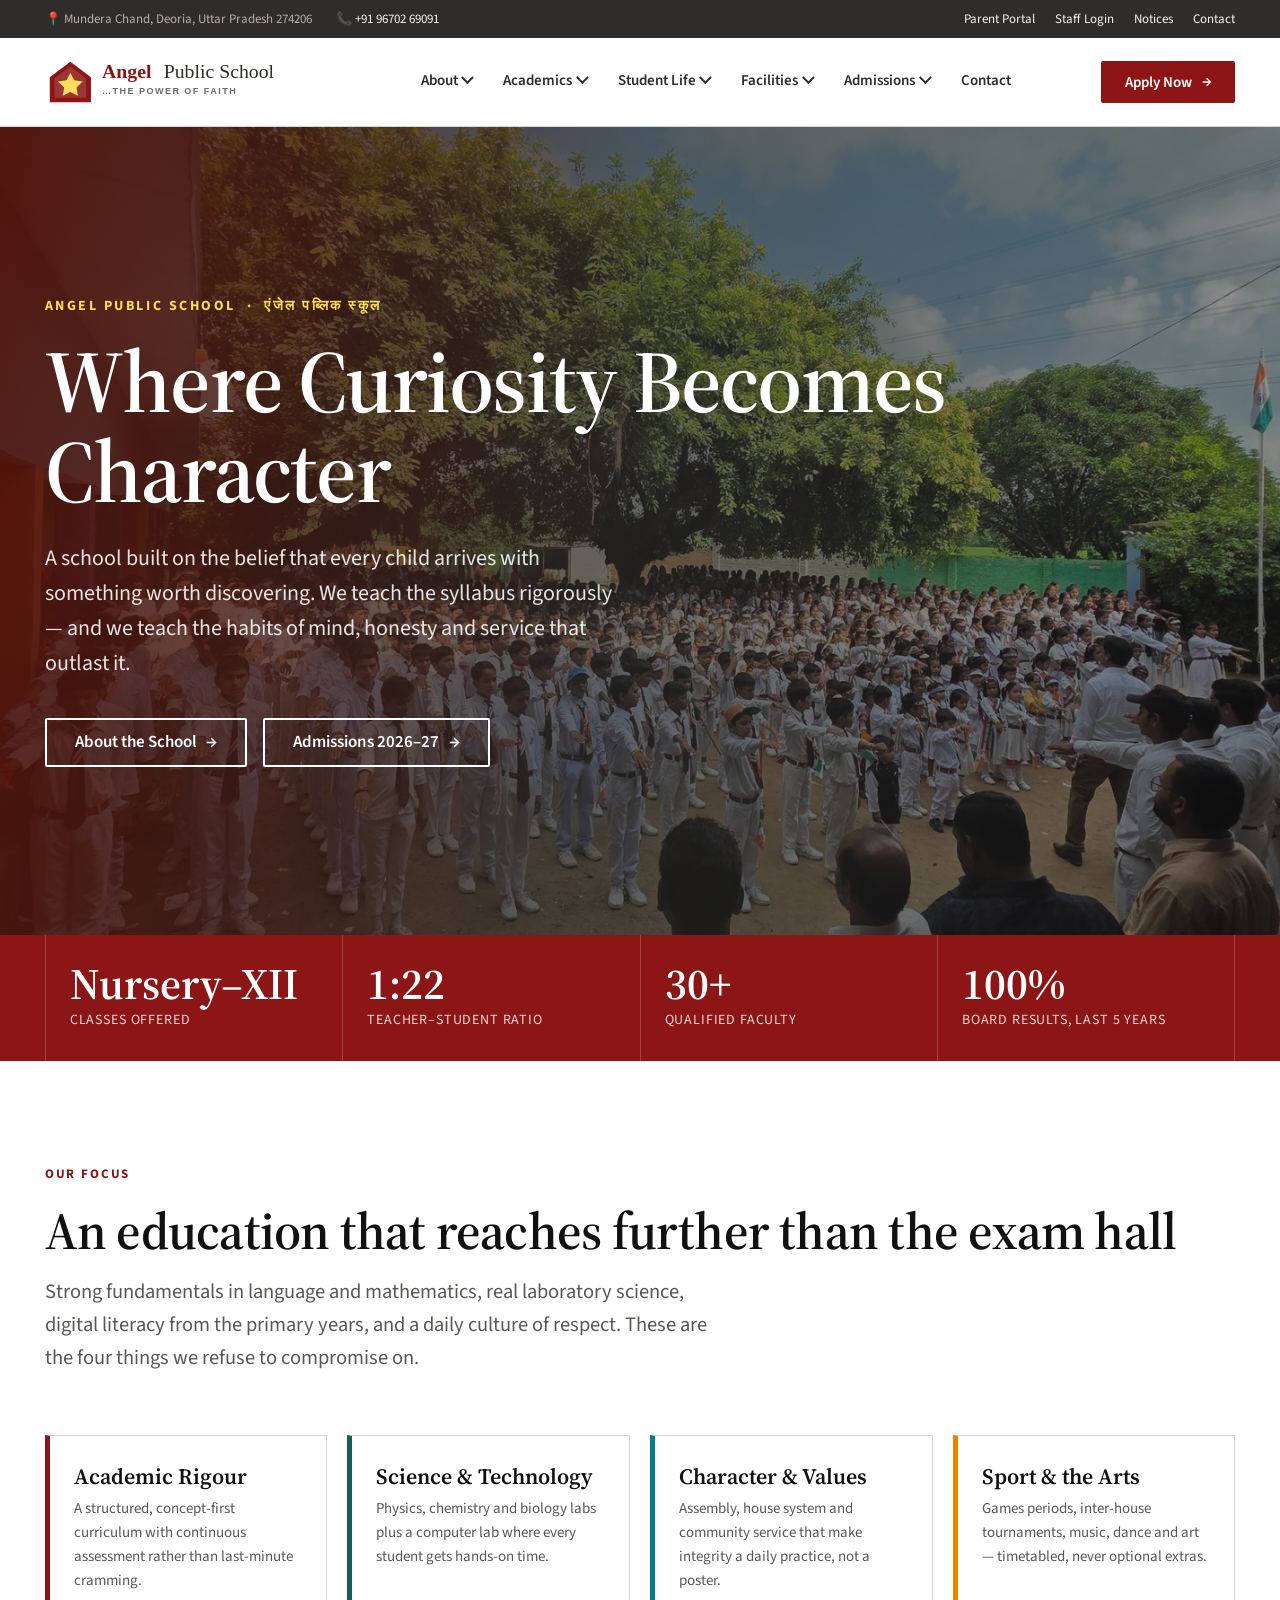
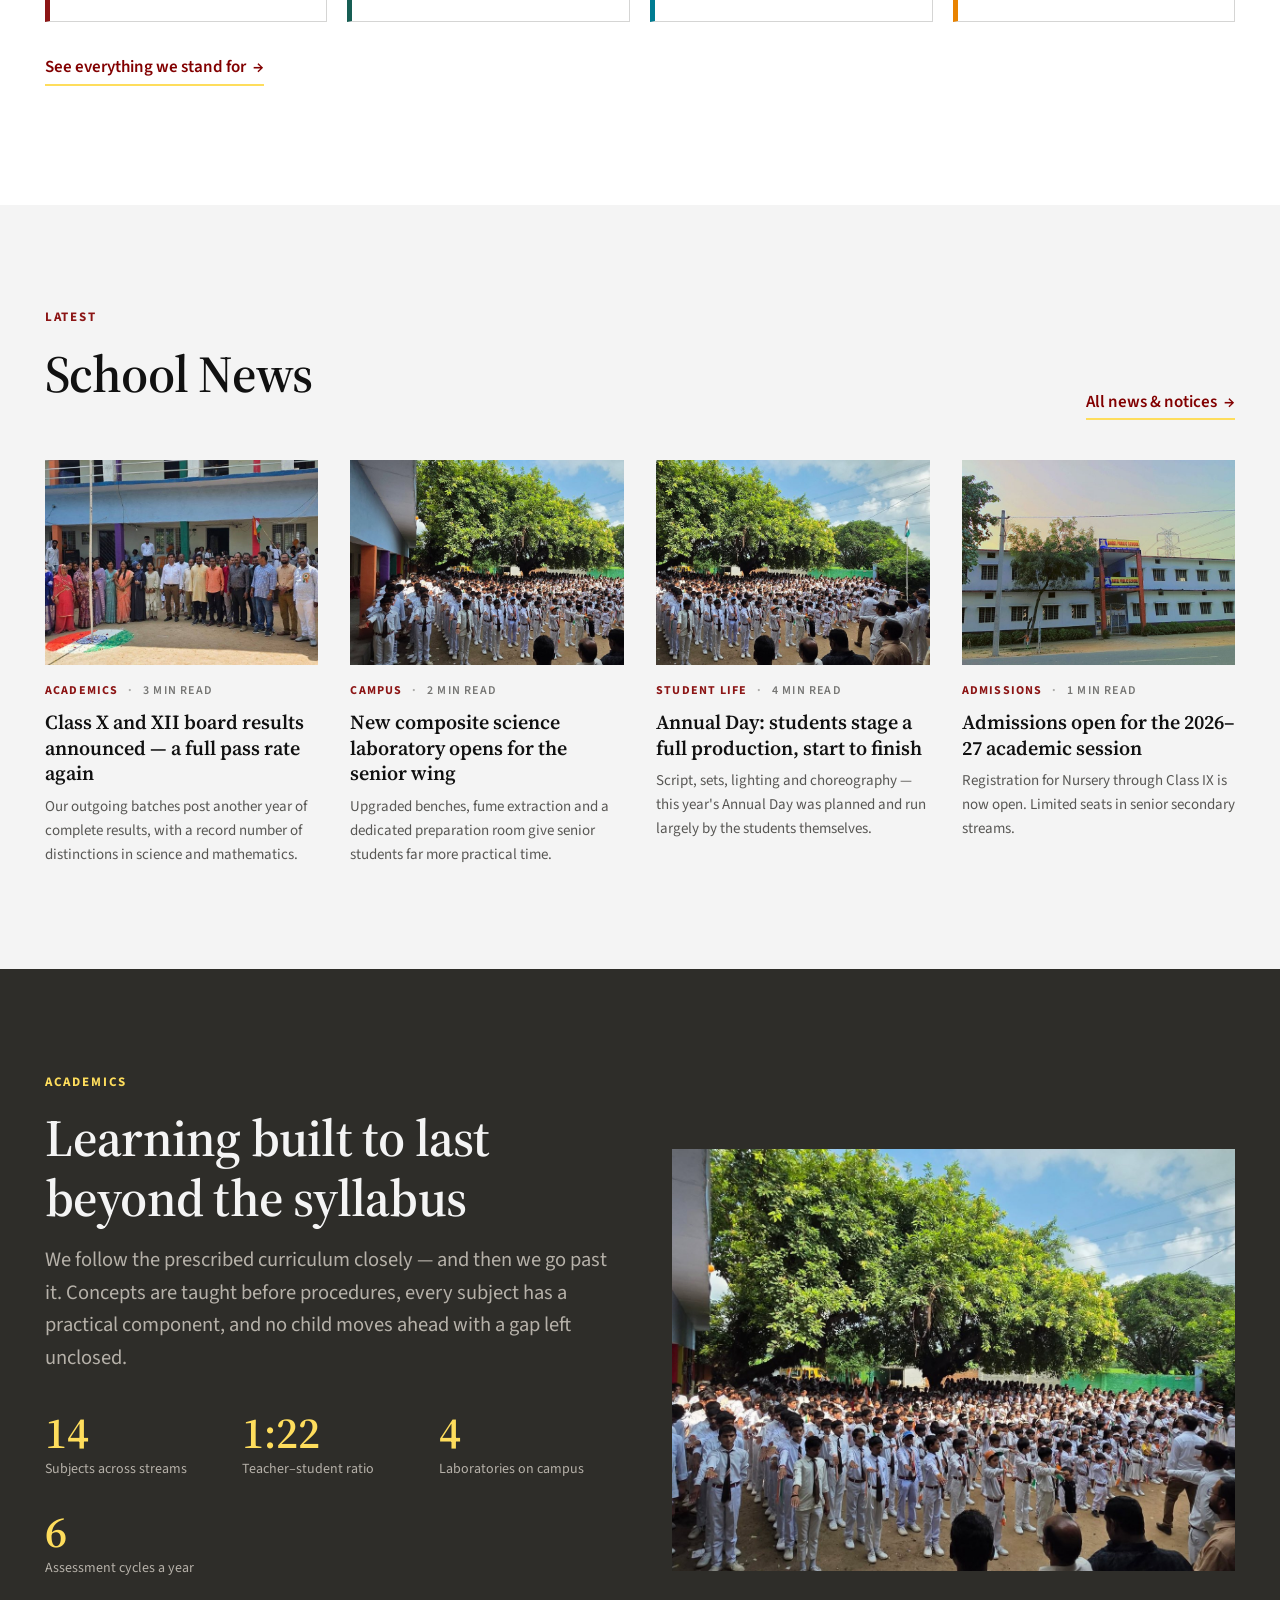
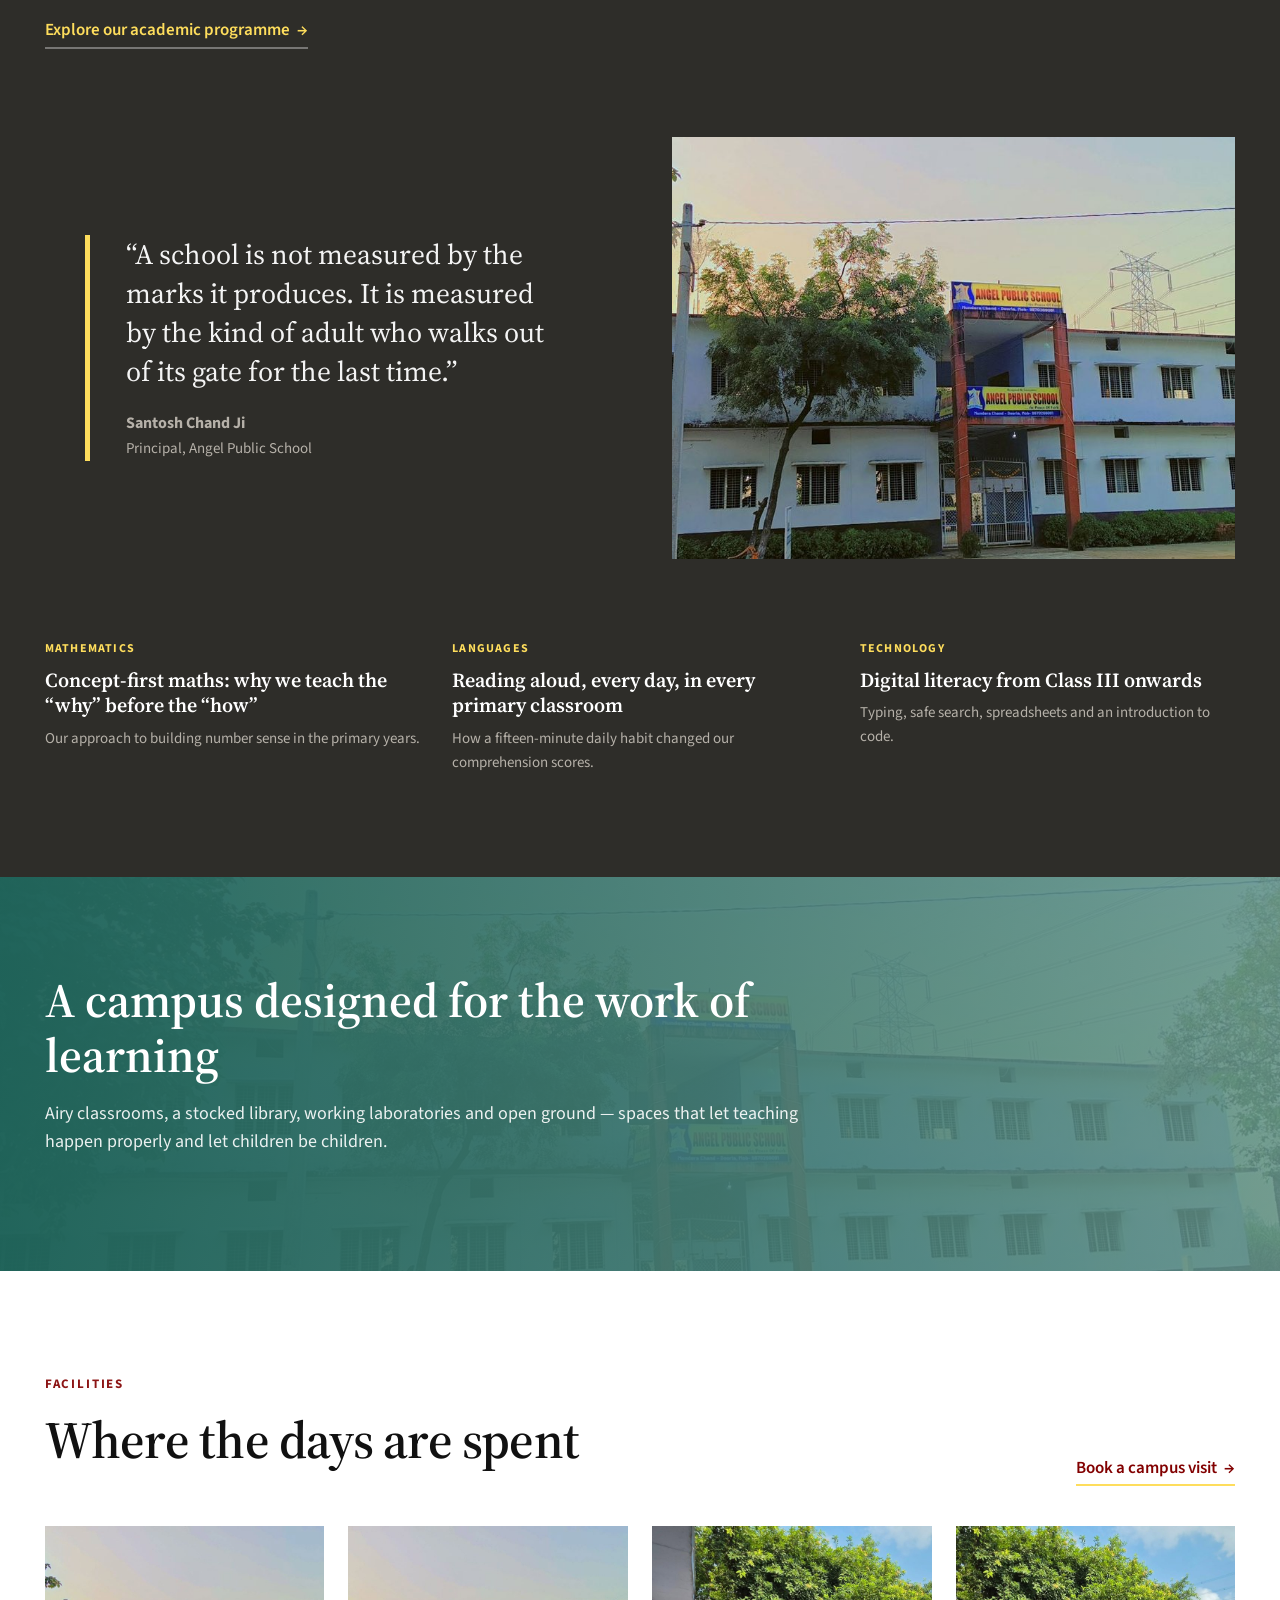
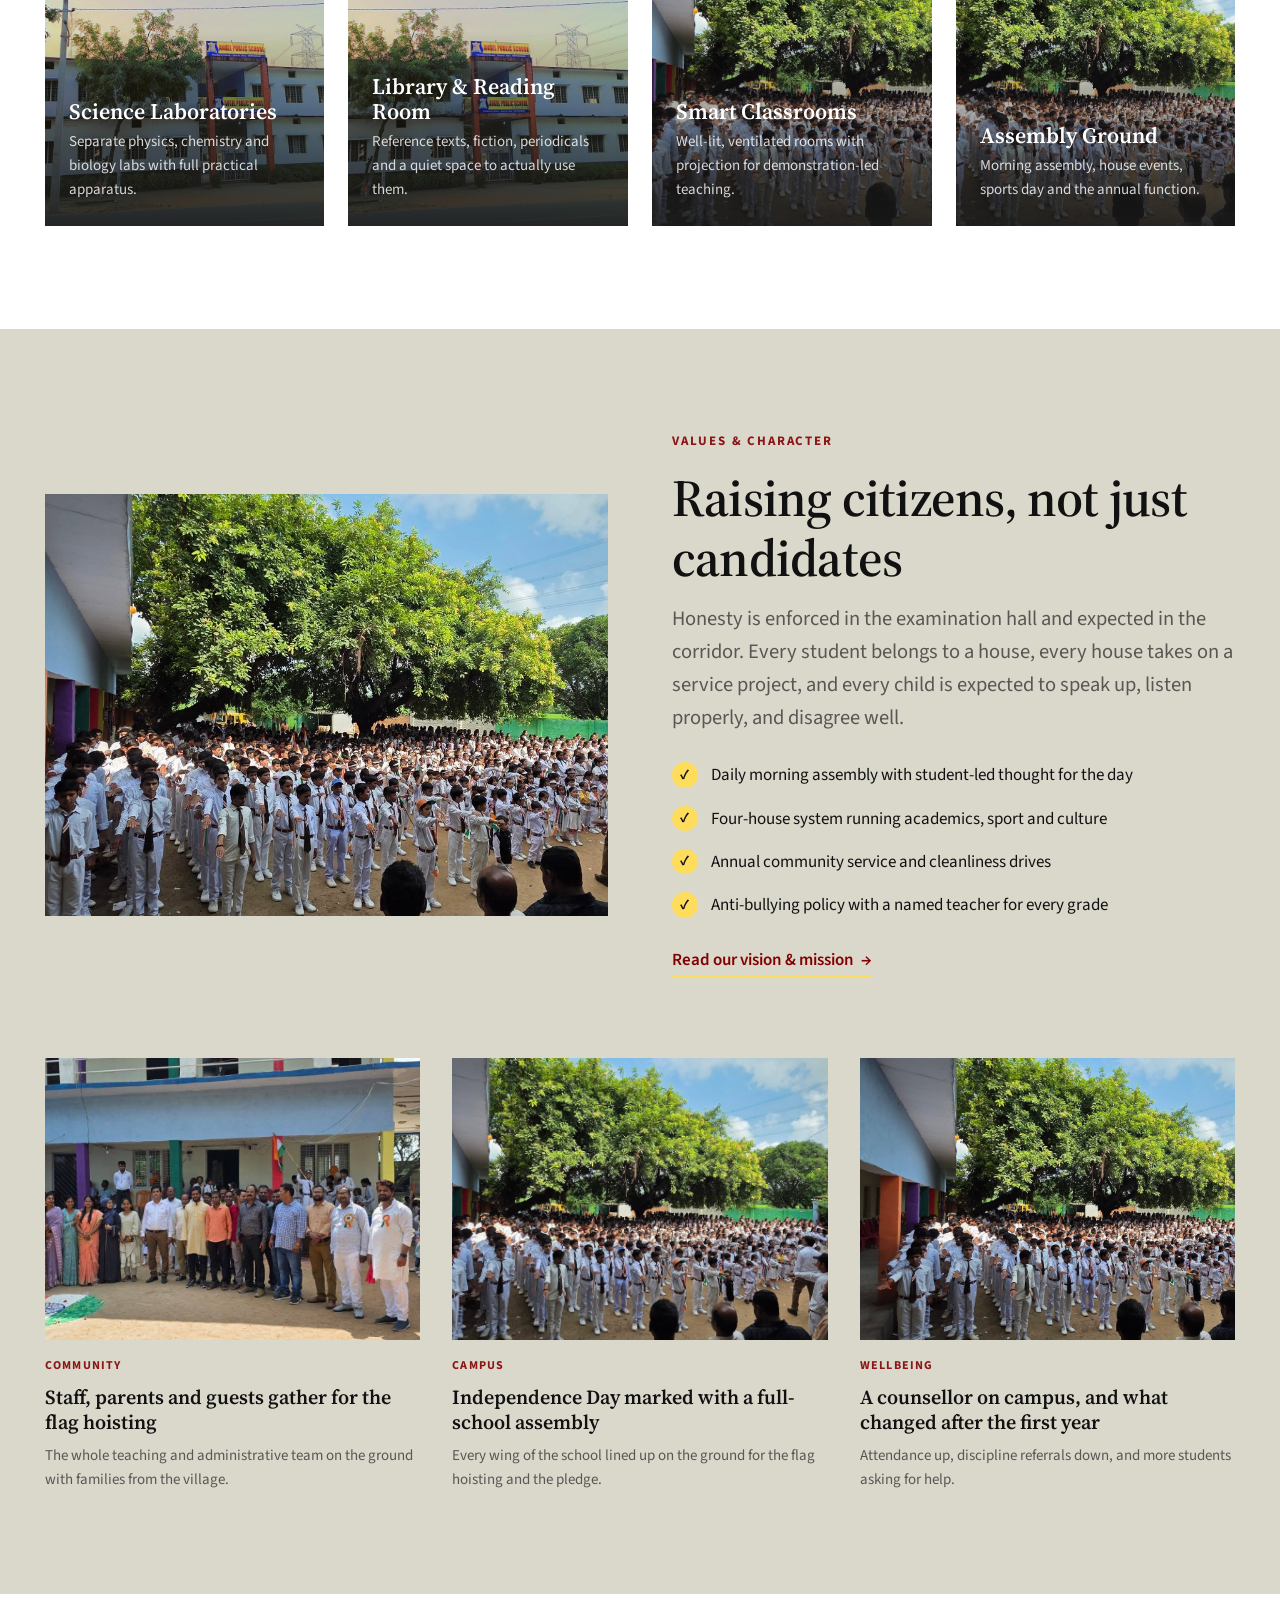
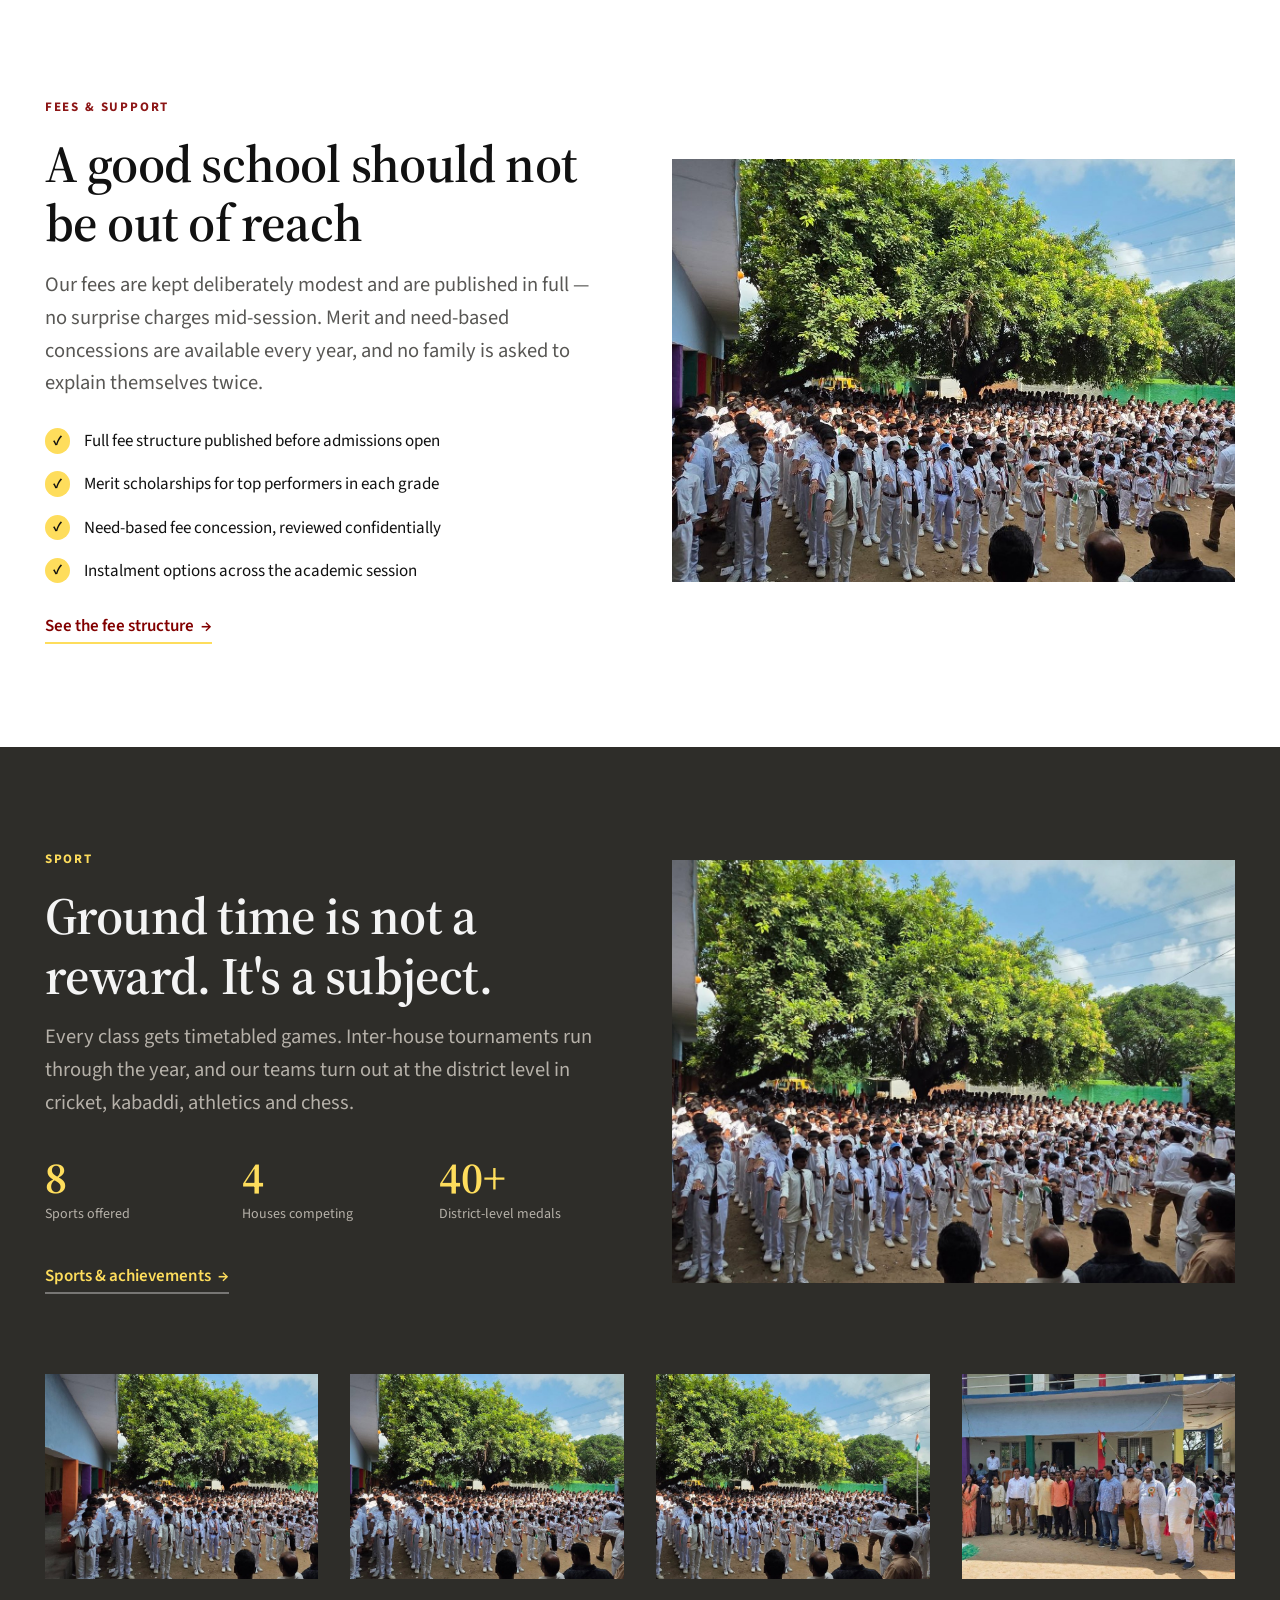
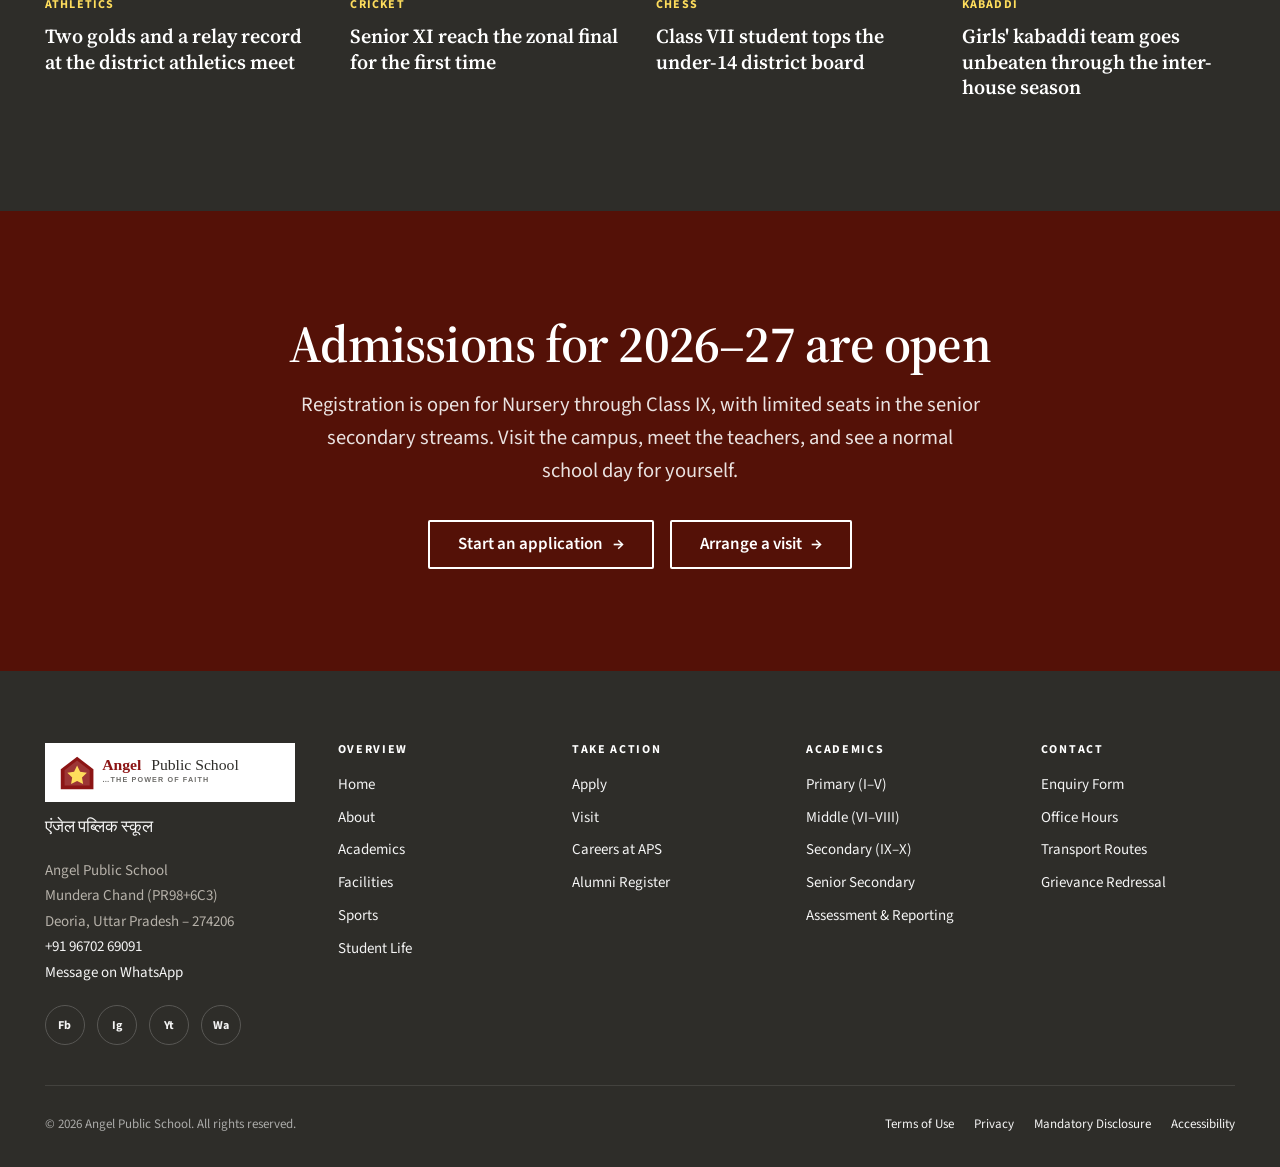
<file: index.html>
<!DOCTYPE html>
<html lang="en">
<head>
<meta charset="utf-8">
<meta name="viewport" content="width=device-width, initial-scale=1">
<title>Angel Public School</title>
<meta name="description" content="Angel Public School, Mundera Chand, Deoria, Uttar Pradesh 274206. A co-educational school building curious minds, strong character and confident citizens. Principal: Santosh Chand Ji. Phone +91 96702 69091.">
<link rel="canonical" href="https://angelpublicschool.in/">
<meta property="og:type" content="website">
<meta property="og:site_name" content="Angel Public School">
<meta property="og:locale" content="en_IN">
<meta property="og:title" content="Angel Public School — Mundera Chand, Deoria">
<meta property="og:description" content="Angel Public School, Mundera Chand, Deoria, Uttar Pradesh 274206. A co-educational school building curious minds, strong character and confident citizens. Principal: Santosh Chand Ji. Phone +91 96702 69091.">
<meta property="og:url" content="https://angelpublicschool.in/">
<meta property="og:image" content="https://angelpublicschool.in/assets/og-image.png">
<meta property="og:image:width" content="1200">
<meta property="og:image:height" content="630">
<meta name="twitter:card" content="summary_large_image">
<meta name="theme-color" content="#8C1515">
<link rel="icon" href="assets/logo.svg" type="image/svg+xml">
<link rel="preconnect" href="https://fonts.googleapis.com">
<link rel="preconnect" href="https://fonts.gstatic.com" crossorigin>
<link href="https://fonts.googleapis.com/css2?family=Source+Sans+3:wght@400;600;700&family=Source+Serif+4:opsz,wght@8..60,400;8..60,600&display=swap" rel="stylesheet">
<link rel="stylesheet" href="css/style.css">
<script type="application/ld+json">
{
  "@context": "https://schema.org",
  "@type": "School",
  "name": "Angel Public School",
  "alternateName": "एंजेल पब्लिक स्कूल",
  "telephone": "+91 96702 69091",
  "address": {
    "@type": "PostalAddress",
    "streetAddress": "Mundera Chand",
    "addressLocality": "Deoria",
    "addressRegion": "Uttar Pradesh",
    "postalCode": "274206",
    "addressCountry": "IN"
  },
  "geo": { "@type": "GeoCoordinates", "latitude": 26.7180101, "longitude": 83.8160604 },
  "hasMap": "https://maps.google.com/?cid=13568425395653224595",
  "openingHours": "Mo-Sa 06:00-16:00",
  "employee": { "@type": "Person", "name": "Santosh Chand Ji", "jobTitle": "Principal" }
}
</script>
</head>
<body>

<a class="skip-link" href="#main">Skip to main content</a>

<!-- ============================ UTILITY BAR ============================ -->
<div class="utility-bar">
  <div class="wrap utility-bar__inner">
    <div class="utility-bar__contact">
      <span>📍 Mundera Chand, Deoria, Uttar Pradesh 274206</span>
      <span>📞 <a href="tel:+919670269091">+91 96702 69091</a></span>
    </div>
    <ul class="utility-bar__links">
      <li><a href="#">Parent Portal</a></li>
      <li><a href="#">Staff Login</a></li>
      <li><a href="#">Notices</a></li>
      <li><a href="contact.html">Contact</a></li>
    </ul>
  </div>
</div>

<!-- ============================== HEADER =============================== -->
<header class="site-header">
  <div class="wrap site-header__inner">
    <a class="site-logo" href="index.html">
      <img src="assets/logo.svg" alt="Angel Public School — home">
    </a>

    <nav class="nav" id="primary-nav" aria-label="Primary">
      <div class="nav__item nav__item--has-panel">
        <button class="nav__link" aria-expanded="false">About <i class="chev" aria-hidden="true"></i></button>
        <div class="nav__panel">
          <a href="about.html">About the School</a>
          <a href="about.html#principal">Principal's Message</a>
          <a href="about.html#vision">Vision &amp; Mission</a>
          <a href="about.html#faculty">Our Faculty</a>
          <p class="nav__panel-heading">Information for</p>
          <a href="admissions.html">Applicants</a>
          <a href="#">Parents</a>
          <a href="#">Alumni</a>
        </div>
      </div>

      <div class="nav__item nav__item--has-panel">
        <button class="nav__link" aria-expanded="false">Academics <i class="chev" aria-hidden="true"></i></button>
        <div class="nav__panel">
          <a href="academics.html">Curriculum Overview</a>
          <a href="academics.html#primary">Primary (I–V)</a>
          <a href="academics.html#middle">Middle School (VI–VIII)</a>
          <a href="academics.html#secondary">Secondary (IX–X)</a>
          <a href="academics.html#senior">Senior Secondary (XI–XII)</a>
          <p class="nav__panel-heading">Resources</p>
          <a href="academics.html#assessment">Assessment &amp; Reporting</a>
          <a href="academics.html#homework">Homework Policy</a>
        </div>
      </div>

      <div class="nav__item nav__item--has-panel">
        <button class="nav__link" aria-expanded="false">Student Life <i class="chev" aria-hidden="true"></i></button>
        <div class="nav__panel">
          <a href="#citizenship">Values &amp; Character</a>
          <a href="#facilities">Clubs &amp; Societies</a>
          <a href="#sports">Sports &amp; Games</a>
          <a href="#">Arts &amp; Culture</a>
          <a href="#">House System</a>
        </div>
      </div>

      <div class="nav__item nav__item--has-panel">
        <button class="nav__link" aria-expanded="false">Facilities <i class="chev" aria-hidden="true"></i></button>
        <div class="nav__panel">
          <a href="#facilities">Campus Overview</a>
          <a href="#facilities">Science Laboratories</a>
          <a href="#facilities">Library</a>
          <a href="#facilities">Computer Lab</a>
          <a href="#facilities">Transport</a>
        </div>
      </div>

      <div class="nav__item nav__item--has-panel">
        <button class="nav__link" aria-expanded="false">Admissions <i class="chev" aria-hidden="true"></i></button>
        <div class="nav__panel">
          <a href="admissions.html">How to Apply</a>
          <a href="admissions.html#dates">Important Dates</a>
          <a href="admissions.html#fees">Fee Structure</a>
          <a href="admissions.html#scholarships">Scholarships</a>
          <a href="admissions.html#faq">Admission FAQ</a>
        </div>
      </div>

      <div class="nav__item">
        <a class="nav__link" href="contact.html">Contact</a>
      </div>
    </nav>

    <div class="header-actions">
      <a class="btn btn--primary btn--apply" href="admissions.html">Apply Now</a>
      <button class="nav-toggle" type="button" aria-expanded="false" aria-controls="primary-nav" aria-label="Open menu">
        <span></span>
      </button>
    </div>
  </div>
</header>

<main id="main">

  <!-- ============================== HERO ============================== -->
  <section class="hero">
    <div class="hero__media">
      <img src="assets/img/hero.jpg" alt="" aria-hidden="true" fetchpriority="high">
    </div>
    <div class="hero__scrim" aria-hidden="true"></div>
    <div class="wrap hero__inner">
      <p class="hero__kicker">Angel Public School &nbsp;·&nbsp; <span lang="hi">एंजेल पब्लिक स्कूल</span></p>
      <h1 class="hero__title">Where Curiosity Becomes Character</h1>
      <p class="hero__text">
        A school built on the belief that every child arrives with something worth
        discovering. We teach the syllabus rigorously — and we teach the habits of
        mind, honesty and service that outlast it.
      </p>
      <div class="hero__actions">
        <a class="btn btn--knockout" href="about.html">About the School</a>
        <a class="btn btn--knockout" href="admissions.html">Admissions 2026–27</a>
      </div>
    </div>
  </section>

  <!-- quick facts -->
  <section class="factbar" aria-label="School at a glance">
    <div class="wrap">
      <div class="factbar__grid">
        <div class="factbar__item">
          <span class="factbar__num">Nursery–XII</span>
          <span class="factbar__label">Classes offered</span>
        </div>
        <div class="factbar__item">
          <span class="factbar__num">1:22</span>
          <span class="factbar__label">Teacher–student ratio</span>
        </div>
        <div class="factbar__item">
          <span class="factbar__num">30+</span>
          <span class="factbar__label">Qualified faculty</span>
        </div>
        <div class="factbar__item">
          <span class="factbar__num">100%</span>
          <span class="factbar__label">Board results, last 5 years</span>
        </div>
      </div>
    </div>
  </section>

  <!-- ============================= OUR IMPACT ============================ -->
  <section class="section" id="impact">
    <div class="wrap">
      <div class="impact__head">
        <div>
          <p class="eyebrow">Our Focus</p>
          <h2 class="section-title">An education that reaches further than the exam hall</h2>
          <p class="section-lede">
            Strong fundamentals in language and mathematics, real laboratory science,
            digital literacy from the primary years, and a daily culture of respect.
            These are the four things we refuse to compromise on.
          </p>
        </div>
      </div>

      <div class="topic-grid">
        <a class="topic-card" href="#academics">
          <h3>Academic Rigour</h3>
          <p>A structured, concept-first curriculum with continuous assessment rather than last-minute cramming.</p>
        </a>
        <a class="topic-card" href="#facilities">
          <h3>Science &amp; Technology</h3>
          <p>Physics, chemistry and biology labs plus a computer lab where every student gets hands-on time.</p>
        </a>
        <a class="topic-card" href="#citizenship">
          <h3>Character &amp; Values</h3>
          <p>Assembly, house system and community service that make integrity a daily practice, not a poster.</p>
        </a>
        <a class="topic-card" href="#sports">
          <h3>Sport &amp; the Arts</h3>
          <p>Games periods, inter-house tournaments, music, dance and art — timetabled, never optional extras.</p>
        </a>
      </div>

      <p style="margin-top:2rem"><a class="link-arrow" href="about.html">See everything we stand for</a></p>
    </div>
  </section>

  <!-- ============================ SCHOOL NEWS =========================== -->
  <section class="section section--alt" id="news">
    <div class="wrap">
      <div class="section-head">
        <div>
          <p class="eyebrow">Latest</p>
          <h2 class="section-title">School News</h2>
        </div>
        <a class="link-arrow" href="#">All news &amp; notices</a>
      </div>

      <div class="card-grid">
        <article class="card">
          <div class="card__media"><img src="assets/img/news-1.jpg" alt="" loading="lazy"></div>
          <p class="card__meta">Academics <span class="dot">·</span> <span class="time">3 min read</span></p>
          <h3 class="card__title"><a href="#">Class X and XII board results announced — a full pass rate again</a></h3>
          <p class="card__excerpt">Our outgoing batches post another year of complete results, with a record number of distinctions in science and mathematics.</p>
        </article>

        <article class="card">
          <div class="card__media"><img src="assets/img/news-2.jpg" alt="" loading="lazy"></div>
          <p class="card__meta">Campus <span class="dot">·</span> <span class="time">2 min read</span></p>
          <h3 class="card__title"><a href="#">New composite science laboratory opens for the senior wing</a></h3>
          <p class="card__excerpt">Upgraded benches, fume extraction and a dedicated preparation room give senior students far more practical time.</p>
        </article>

        <article class="card">
          <div class="card__media"><img src="assets/img/news-3.jpg" alt="" loading="lazy"></div>
          <p class="card__meta">Student Life <span class="dot">·</span> <span class="time">4 min read</span></p>
          <h3 class="card__title"><a href="#">Annual Day: students stage a full production, start to finish</a></h3>
          <p class="card__excerpt">Script, sets, lighting and choreography — this year's Annual Day was planned and run largely by the students themselves.</p>
        </article>

        <article class="card">
          <div class="card__media"><img src="assets/img/news-building.jpg" alt="The Angel Public School building on the Mundera Chand road" loading="lazy"></div>
          <p class="card__meta">Admissions <span class="dot">·</span> <span class="time">1 min read</span></p>
          <h3 class="card__title"><a href="admissions.html">Admissions open for the 2026–27 academic session</a></h3>
          <p class="card__excerpt">Registration for Nursery through Class IX is now open. Limited seats in senior secondary streams.</p>
        </article>
      </div>
    </div>
  </section>

  <!-- ====================== LEARNING FOR A BETTER WORLD ================== -->
  <section class="section section--dark" id="academics">
    <div class="wrap">
      <div class="split">
        <div class="split__body">
          <p class="eyebrow eyebrow--light">Academics</p>
          <h2 class="section-title">Learning built to last beyond the syllabus</h2>
          <p class="section-lede">
            We follow the prescribed curriculum closely — and then we go past it.
            Concepts are taught before procedures, every subject has a practical
            component, and no child moves ahead with a gap left unclosed.
          </p>

          <div class="stat-row">
            <div class="stat">
              <span class="stat__num">14</span>
              <span class="stat__label">Subjects across streams</span>
            </div>
            <div class="stat">
              <span class="stat__num">1:22</span>
              <span class="stat__label">Teacher–student ratio</span>
            </div>
            <div class="stat">
              <span class="stat__num">4</span>
              <span class="stat__label">Laboratories on campus</span>
            </div>
            <div class="stat">
              <span class="stat__num">6</span>
              <span class="stat__label">Assessment cycles a year</span>
            </div>
          </div>

          <a class="link-arrow link-arrow--light" href="academics.html">Explore our academic programme</a>
        </div>

        <div class="split__media">
          <img src="assets/img/academics.jpg" alt="Students of Angel Public School at the morning assembly" loading="lazy">
        </div>
      </div>

      <!-- principal quote block -->
      <div class="split split--reverse" style="margin-top:clamp(3rem,7vw,5.5rem)" id="principal-quote">
        <div class="split__media">
          <img src="assets/img/principal.jpg" alt="The entrance to Angel Public School, Mundera Chand" loading="lazy">
        </div>
        <figure class="quote">
          <blockquote>
            “A school is not measured by the marks it produces. It is measured by
            the kind of adult who walks out of its gate for the last time.”
          </blockquote>
          <figcaption>
            <strong>Santosh Chand Ji</strong>
            Principal, Angel Public School
          </figcaption>
        </figure>
      </div>

      <div class="card-grid" style="margin-top:clamp(3rem,7vw,5rem)">
        <article class="card">
          <p class="card__meta">Mathematics</p>
          <h3 class="card__title"><a href="#">Concept-first maths: why we teach the “why” before the “how”</a></h3>
          <p class="card__excerpt">Our approach to building number sense in the primary years.</p>
        </article>
        <article class="card">
          <p class="card__meta">Languages</p>
          <h3 class="card__title"><a href="#">Reading aloud, every day, in every primary classroom</a></h3>
          <p class="card__excerpt">How a fifteen-minute daily habit changed our comprehension scores.</p>
        </article>
        <article class="card">
          <p class="card__meta">Technology</p>
          <h3 class="card__title"><a href="#">Digital literacy from Class III onwards</a></h3>
          <p class="card__excerpt">Typing, safe search, spreadsheets and an introduction to code.</p>
        </article>
      </div>
    </div>
  </section>

  <!-- ==================== INFRASTRUCTURE / FACILITIES ==================== -->
  <section class="banner" id="campus-banner">
    <div class="banner__media"><img src="assets/img/campus.jpg" alt="" aria-hidden="true" loading="lazy"></div>
    <div class="banner__scrim" aria-hidden="true"></div>
    <div class="wrap banner__inner">
      <h2 class="banner__title">A campus designed for the work of learning</h2>
      <p>
        Airy classrooms, a stocked library, working laboratories and open ground —
        spaces that let teaching happen properly and let children be children.
      </p>
    </div>
  </section>

  <section class="section" id="facilities">
    <div class="wrap">
      <div class="section-head">
        <div>
          <p class="eyebrow">Facilities</p>
          <h2 class="section-title">Where the days are spent</h2>
        </div>
        <a class="link-arrow" href="contact.html">Book a campus visit</a>
      </div>

      <div class="tile-grid">
        <a class="tile" href="#">
          <img src="assets/img/labs.jpg" alt="The Angel Public School building" loading="lazy">
          <div class="tile__body">
            <h3>Science Laboratories</h3>
            <p>Separate physics, chemistry and biology labs with full practical apparatus.</p>
          </div>
        </a>
        <a class="tile" href="#">
          <img src="assets/img/library.jpg" alt="The Angel Public School building" loading="lazy">
          <div class="tile__body">
            <h3>Library &amp; Reading Room</h3>
            <p>Reference texts, fiction, periodicals and a quiet space to actually use them.</p>
          </div>
        </a>
        <a class="tile" href="#">
          <img src="assets/img/classroom.jpg" alt="The classroom block seen from the school ground" loading="lazy">
          <div class="tile__body">
            <h3>Smart Classrooms</h3>
            <p>Well-lit, ventilated rooms with projection for demonstration-led teaching.</p>
          </div>
        </a>
        <a class="tile" href="#">
          <img src="assets/img/assembly.jpg" alt="" loading="lazy">
          <div class="tile__body">
            <h3>Assembly Ground</h3>
            <p>Morning assembly, house events, sports day and the annual function.</p>
          </div>
        </a>
      </div>
    </div>
  </section>

  <!-- ==================== EDUCATION FOR ENGAGED CITIZENSHIP ============== -->
  <section class="section section--fog" id="citizenship">
    <div class="wrap">
      <div class="split">
        <div class="split__media">
          <img src="assets/img/citizenship-1.jpg" alt="Students lined up at the morning assembly" loading="lazy">
        </div>
        <div class="split__body">
          <p class="eyebrow">Values &amp; Character</p>
          <h2 class="section-title">Raising citizens, not just candidates</h2>
          <p class="section-lede">
            Honesty is enforced in the examination hall and expected in the corridor.
            Every student belongs to a house, every house takes on a service project,
            and every child is expected to speak up, listen properly, and disagree well.
          </p>
          <ul class="checklist">
            <li>Daily morning assembly with student-led thought for the day</li>
            <li>Four-house system running academics, sport and culture</li>
            <li>Annual community service and cleanliness drives</li>
            <li>Anti-bullying policy with a named teacher for every grade</li>
          </ul>
          <a class="link-arrow" href="about.html#vision">Read our vision &amp; mission</a>
        </div>
      </div>

      <div class="card-grid" style="margin-top:clamp(3rem,7vw,5rem)">
        <article class="card">
          <div class="card__media"><img src="assets/img/citizenship-2.jpg" alt="" loading="lazy"></div>
          <p class="card__meta">Community</p>
          <h3 class="card__title"><a href="#">Staff, parents and guests gather for the flag hoisting</a></h3>
          <p class="card__excerpt">The whole teaching and administrative team on the ground with families from the village.</p>
        </article>
        <article class="card">
          <div class="card__media"><img src="assets/img/news-assembly.jpg" alt="" loading="lazy"></div>
          <p class="card__meta">Campus</p>
          <h3 class="card__title"><a href="#">Independence Day marked with a full-school assembly</a></h3>
          <p class="card__excerpt">Every wing of the school lined up on the ground for the flag hoisting and the pledge.</p>
        </article>
        <article class="card">
          <div class="card__media"><img src="assets/img/classroom.jpg" alt="The classroom block seen from the school ground" loading="lazy"></div>
          <p class="card__meta">Wellbeing</p>
          <h3 class="card__title"><a href="#">A counsellor on campus, and what changed after the first year</a></h3>
          <p class="card__excerpt">Attendance up, discipline referrals down, and more students asking for help.</p>
        </article>
      </div>
    </div>
  </section>

  <!-- ========================= FEES & SCHOLARSHIPS ======================= -->
  <section class="section" id="fees">
    <div class="wrap">
      <div class="split split--reverse">
        <div class="split__media">
          <img src="assets/img/aid-1.jpg" alt="Students of Angel Public School" loading="lazy">
        </div>
        <div class="split__body">
          <p class="eyebrow">Fees &amp; Support</p>
          <h2 class="section-title">A good school should not be out of reach</h2>
          <p class="section-lede">
            Our fees are kept deliberately modest and are published in full — no
            surprise charges mid-session. Merit and need-based concessions are
            available every year, and no family is asked to explain themselves twice.
          </p>
          <ul class="checklist">
            <li>Full fee structure published before admissions open</li>
            <li>Merit scholarships for top performers in each grade</li>
            <li>Need-based fee concession, reviewed confidentially</li>
            <li>Instalment options across the academic session</li>
          </ul>
          <a class="link-arrow" href="admissions.html#fees">See the fee structure</a>
        </div>
      </div>
    </div>
  </section>

  <!-- ============================== SPORTS =============================== -->
  <section class="section section--dark" id="sports">
    <div class="wrap">
      <div class="split">
        <div class="split__body">
          <p class="eyebrow eyebrow--light">Sport</p>
          <h2 class="section-title">Ground time is not a reward. It's a subject.</h2>
          <p class="section-lede">
            Every class gets timetabled games. Inter-house tournaments run through
            the year, and our teams turn out at the district level in cricket,
            kabaddi, athletics and chess.
          </p>
          <div class="stat-row">
            <div class="stat">
              <span class="stat__num">8</span>
              <span class="stat__label">Sports offered</span>
            </div>
            <div class="stat">
              <span class="stat__num">4</span>
              <span class="stat__label">Houses competing</span>
            </div>
            <div class="stat">
              <span class="stat__num">40+</span>
              <span class="stat__label">District-level medals</span>
            </div>
          </div>
          <a class="link-arrow link-arrow--light" href="#">Sports &amp; achievements</a>
        </div>
        <div class="split__media">
          <img src="assets/img/sports.jpg" alt="Students gathered on the school ground" loading="lazy">
        </div>
      </div>

      <div class="card-grid" style="margin-top:clamp(3rem,7vw,5rem)">
        <article class="card">
          <div class="card__media"><img src="assets/img/sports-1.jpg" alt="" loading="lazy"></div>
          <p class="card__meta">Athletics</p>
          <h3 class="card__title"><a href="#">Two golds and a relay record at the district athletics meet</a></h3>
        </article>
        <article class="card">
          <div class="card__media"><img src="assets/img/sports-2.jpg" alt="" loading="lazy"></div>
          <p class="card__meta">Cricket</p>
          <h3 class="card__title"><a href="#">Senior XI reach the zonal final for the first time</a></h3>
        </article>
        <article class="card">
          <div class="card__media"><img src="assets/img/sports-3.jpg" alt="" loading="lazy"></div>
          <p class="card__meta">Chess</p>
          <h3 class="card__title"><a href="#">Class VII student tops the under-14 district board</a></h3>
        </article>
        <article class="card">
          <div class="card__media"><img src="assets/img/sports-4.jpg" alt="" loading="lazy"></div>
          <p class="card__meta">Kabaddi</p>
          <h3 class="card__title"><a href="#">Girls' kabaddi team goes unbeaten through the inter-house season</a></h3>
        </article>
      </div>
    </div>
  </section>

  <!-- ============================ CTA BANNER ============================= -->
  <section class="section section--red">
    <div class="wrap wrap--narrow" style="text-align:center">
      <h2 class="section-title">Admissions for 2026–27 are open</h2>
      <p class="section-lede" style="margin-inline:auto;color:rgba(255,255,255,.88)">
        Registration is open for Nursery through Class IX, with limited seats in the
        senior secondary streams. Visit the campus, meet the teachers, and see a
        normal school day for yourself.
      </p>
      <div style="display:flex;gap:1rem;justify-content:center;flex-wrap:wrap;margin-top:2rem">
        <a class="btn btn--knockout" href="admissions.html">Start an application</a>
        <a class="btn btn--knockout" href="contact.html">Arrange a visit</a>
      </div>
    </div>
  </section>

</main>

<!-- ============================== FOOTER =============================== -->
<footer class="site-footer">
  <div class="wrap">
    <div class="footer__top">
      <div class="footer__brand">
        <img src="assets/logo.svg" alt="Angel Public School">
        <p lang="hi" style="margin:-.5rem 0 1rem;font-size:1.0625rem;color:var(--fog-light)">एंजेल पब्लिक स्कूल</p>
        <address>
          Angel Public School<br>
          Mundera Chand (PR98+6C3)<br>
          Deoria, Uttar Pradesh – 274206<br>
          <a href="tel:+919670269091">+91 96702 69091</a><br>
          <a href="https://wa.me/919670269091">Message on WhatsApp</a>
        </address>
        <div class="social">
          <a href="#" aria-label="Facebook">Fb</a>
          <a href="#" aria-label="Instagram">Ig</a>
          <a href="#" aria-label="YouTube">Yt</a>
          <a href="#" aria-label="WhatsApp">Wa</a>
        </div>
      </div>

      <div class="footer__col">
        <h2>Overview</h2>
        <ul>
          <li><a href="index.html">Home</a></li>
          <li><a href="about.html">About</a></li>
          <li><a href="#academics">Academics</a></li>
          <li><a href="#facilities">Facilities</a></li>
          <li><a href="#sports">Sports</a></li>
          <li><a href="#citizenship">Student Life</a></li>
        </ul>
      </div>

      <div class="footer__col">
        <h2>Take Action</h2>
        <ul>
          <li><a href="admissions.html">Apply</a></li>
          <li><a href="contact.html">Visit</a></li>
          <li><a href="#">Careers at APS</a></li>
          <li><a href="#">Alumni Register</a></li>
        </ul>
      </div>

      <div class="footer__col">
        <h2>Academics</h2>
        <ul>
          <li><a href="academics.html#primary">Primary (I–V)</a></li>
          <li><a href="academics.html#middle">Middle (VI–VIII)</a></li>
          <li><a href="academics.html#secondary">Secondary (IX–X)</a></li>
          <li><a href="academics.html#senior">Senior Secondary</a></li>
          <li><a href="academics.html#assessment">Assessment &amp; Reporting</a></li>
        </ul>
      </div>

      <div class="footer__col">
        <h2>Contact</h2>
        <ul>
          <li><a href="contact.html">Enquiry Form</a></li>
          <li><a href="#">Office Hours</a></li>
          <li><a href="#">Transport Routes</a></li>
          <li><a href="#">Grievance Redressal</a></li>
        </ul>
      </div>
    </div>

    <div class="footer__legal">
      <p style="margin:0">© <span data-year>2026</span> Angel Public School. All rights reserved.</p>
      <ul>
        <li><a href="#">Terms of Use</a></li>
        <li><a href="#">Privacy</a></li>
        <li><a href="#">Mandatory Disclosure</a></li>
        <li><a href="#">Accessibility</a></li>
      </ul>
    </div>
  </div>
</footer>

<script src="js/main.js"></script>
</body>
</html>
</file>
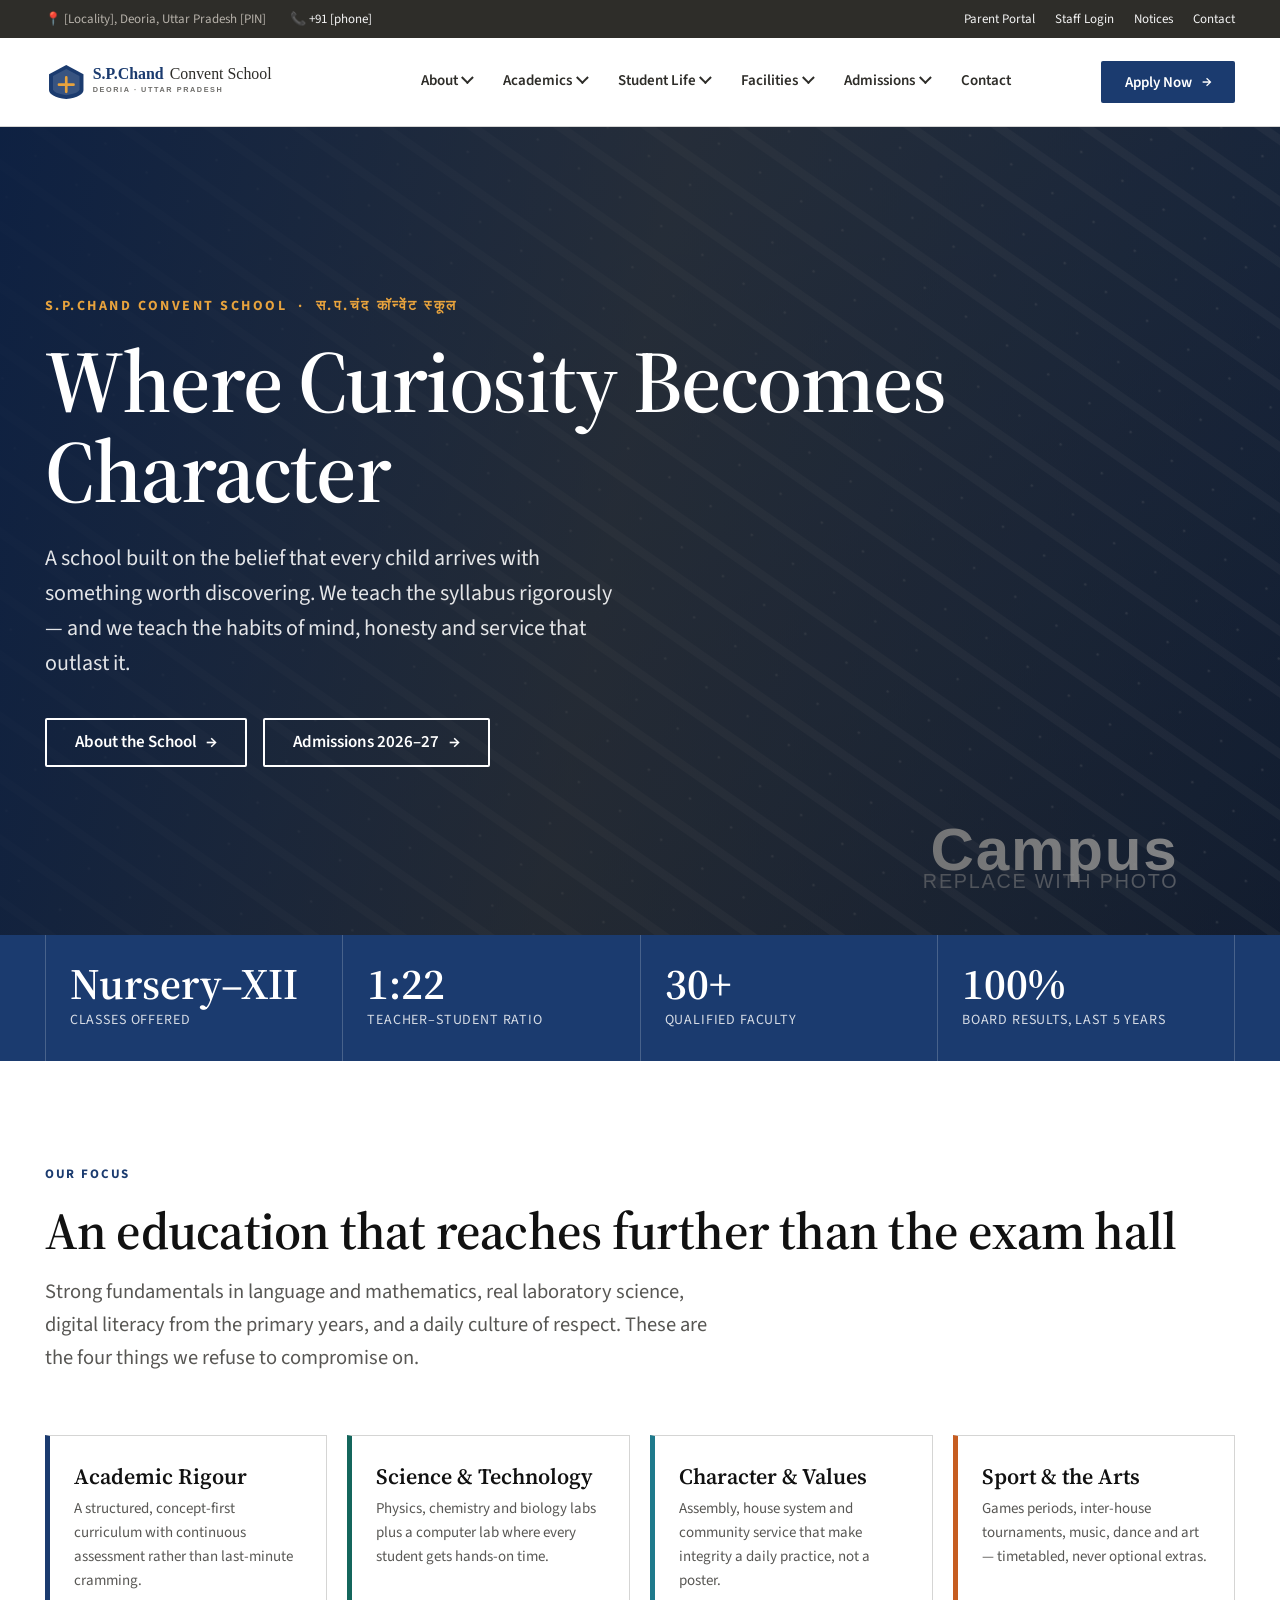
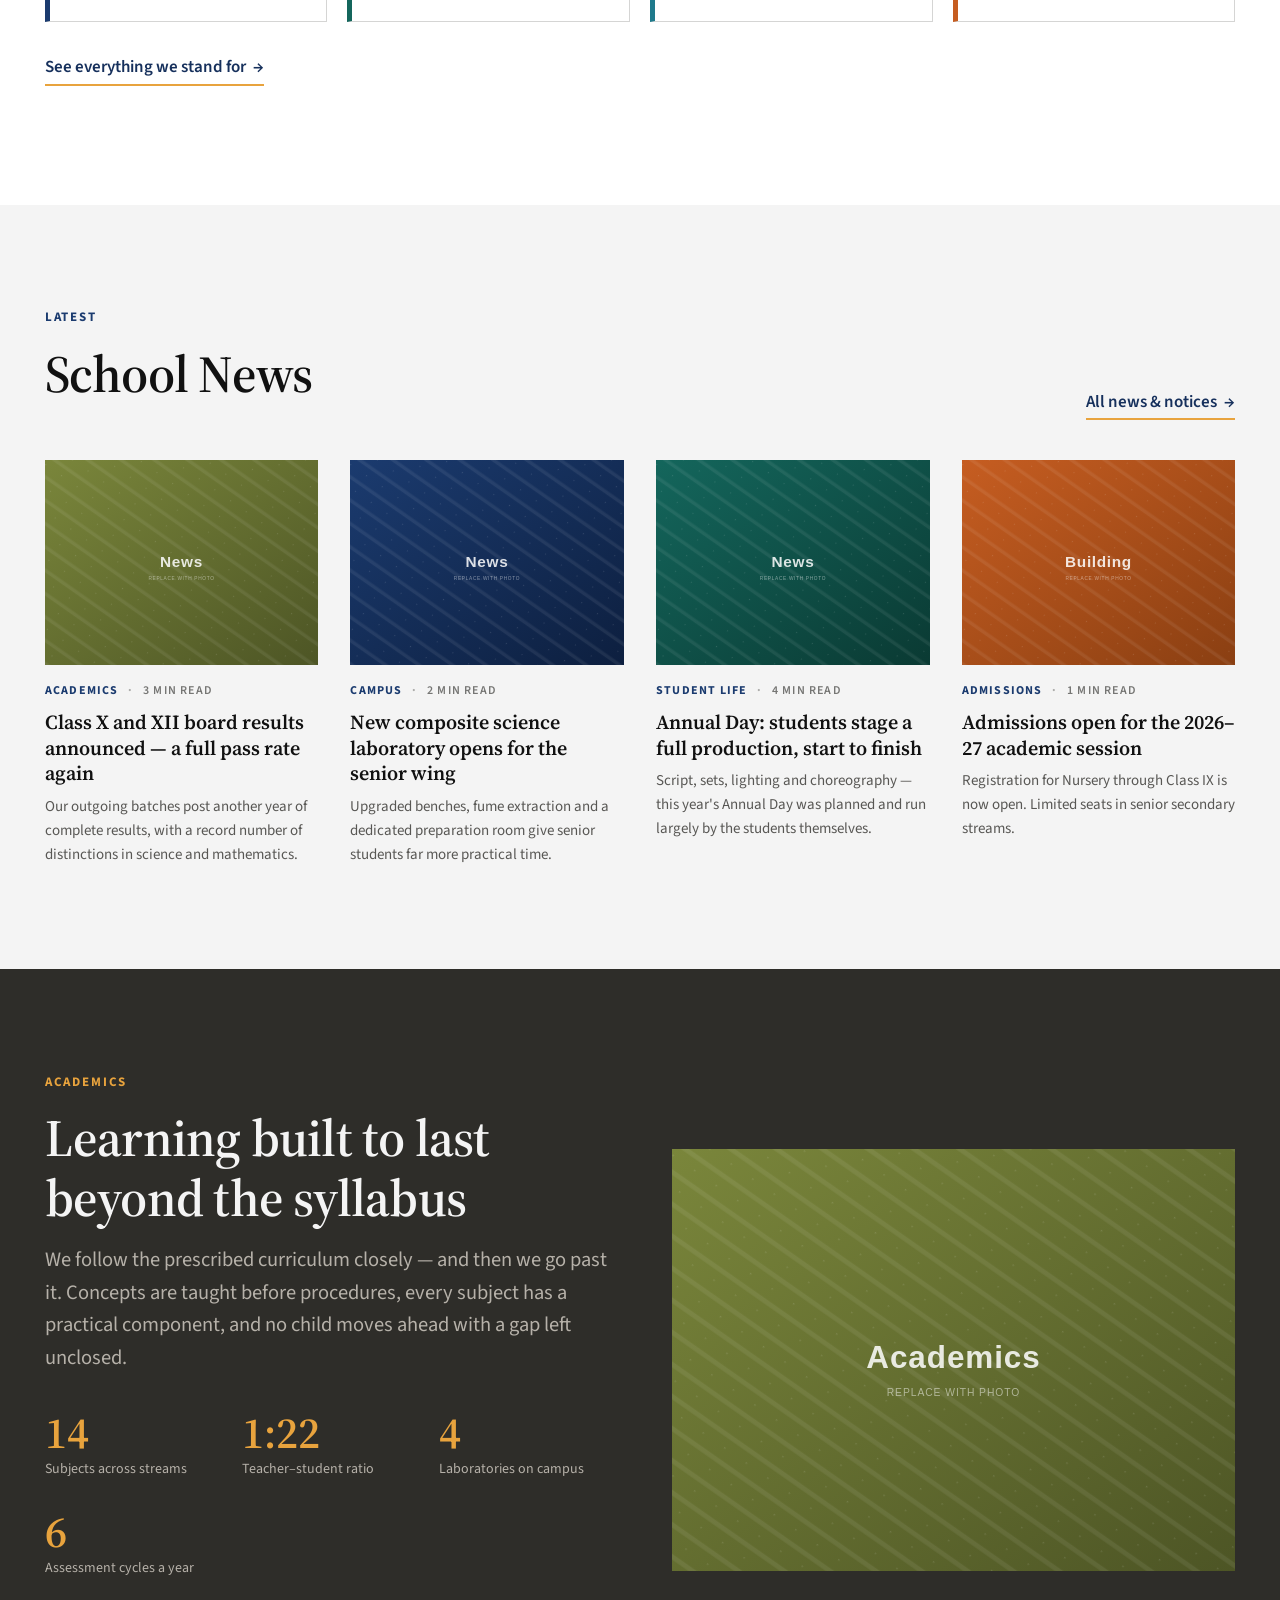
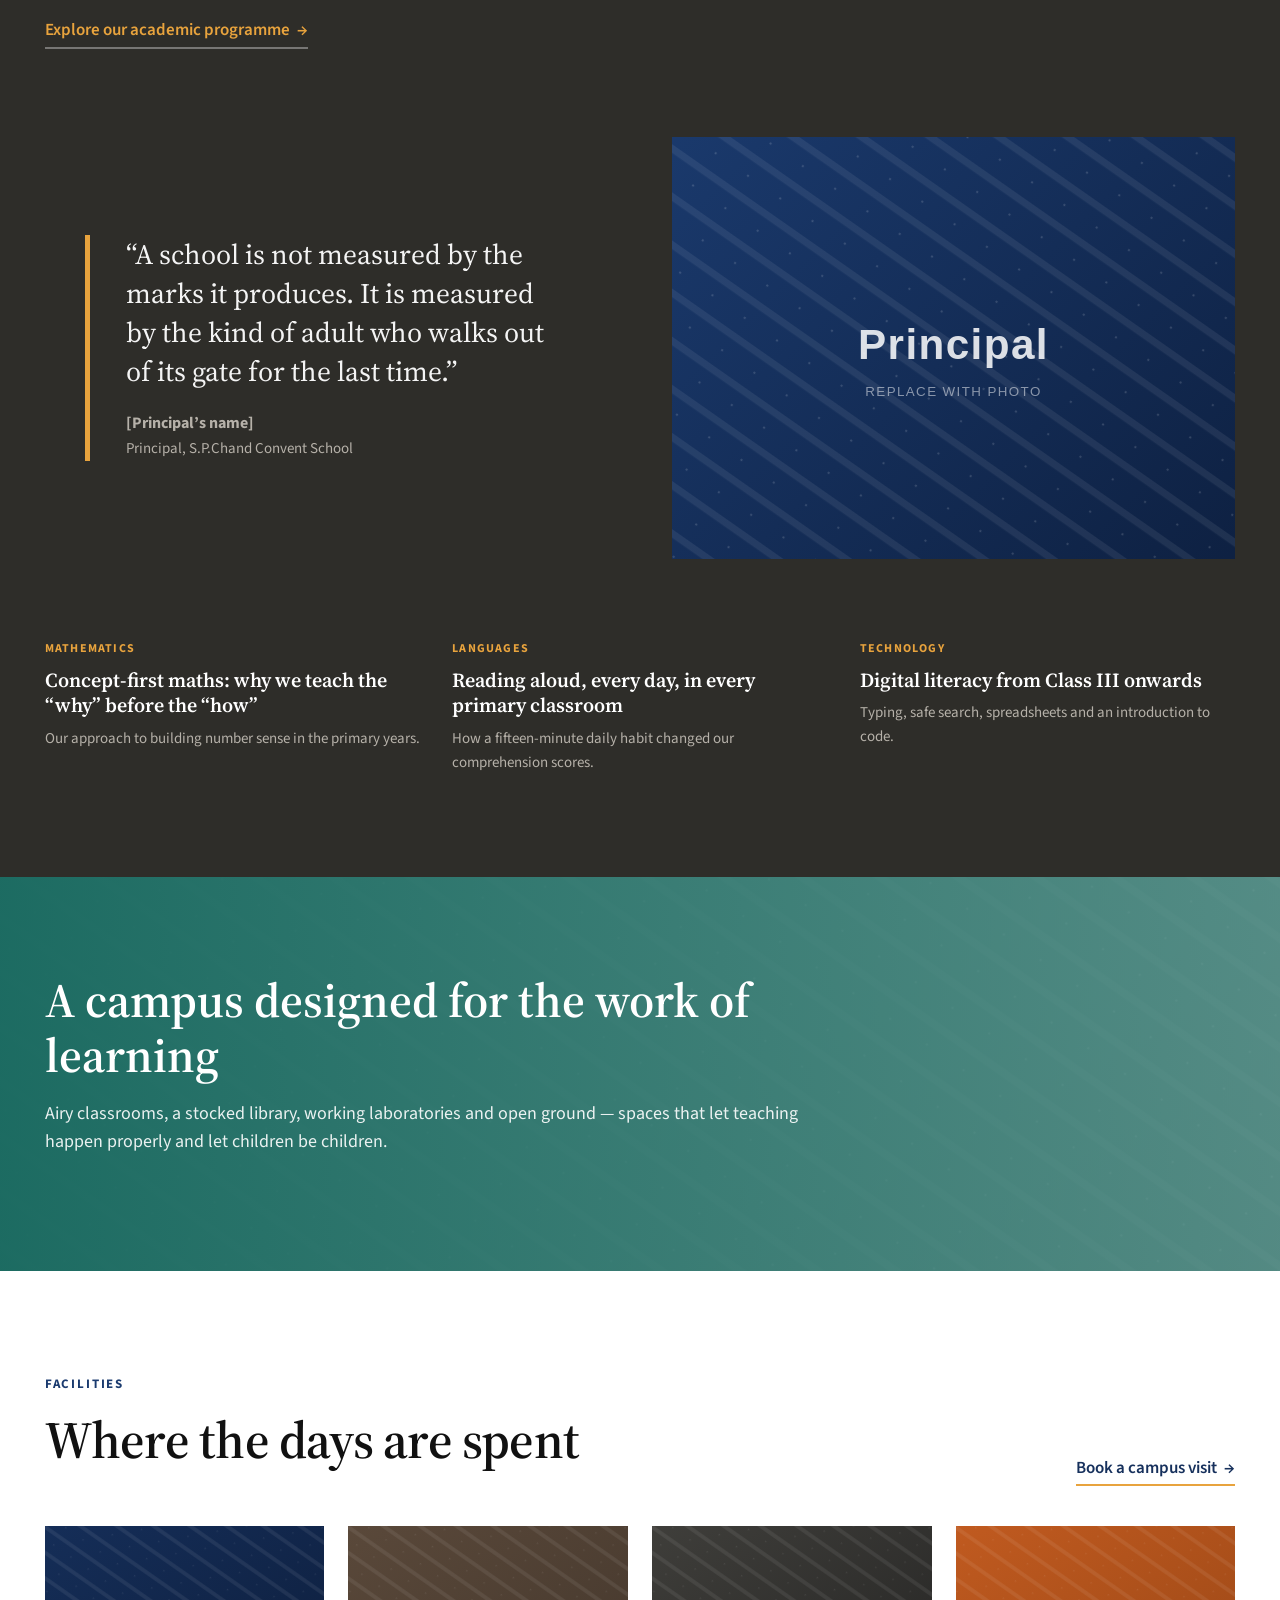
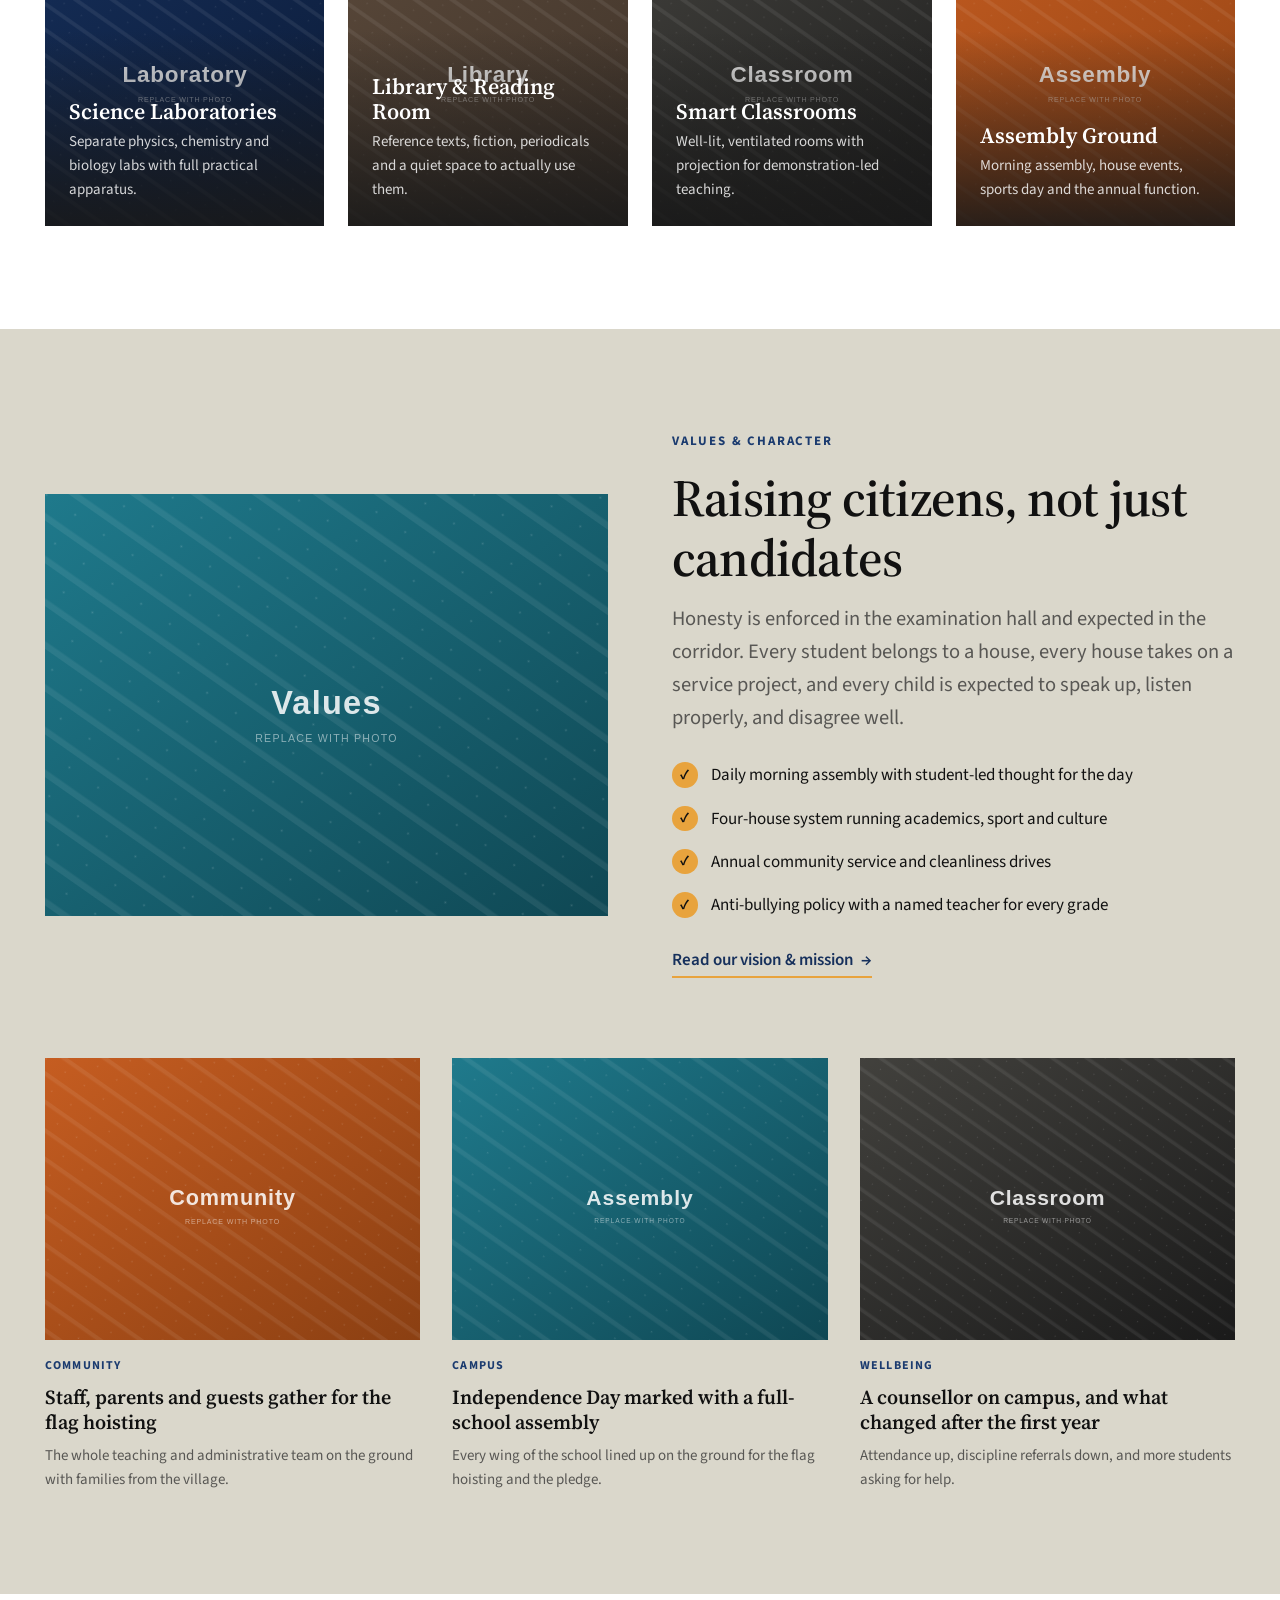
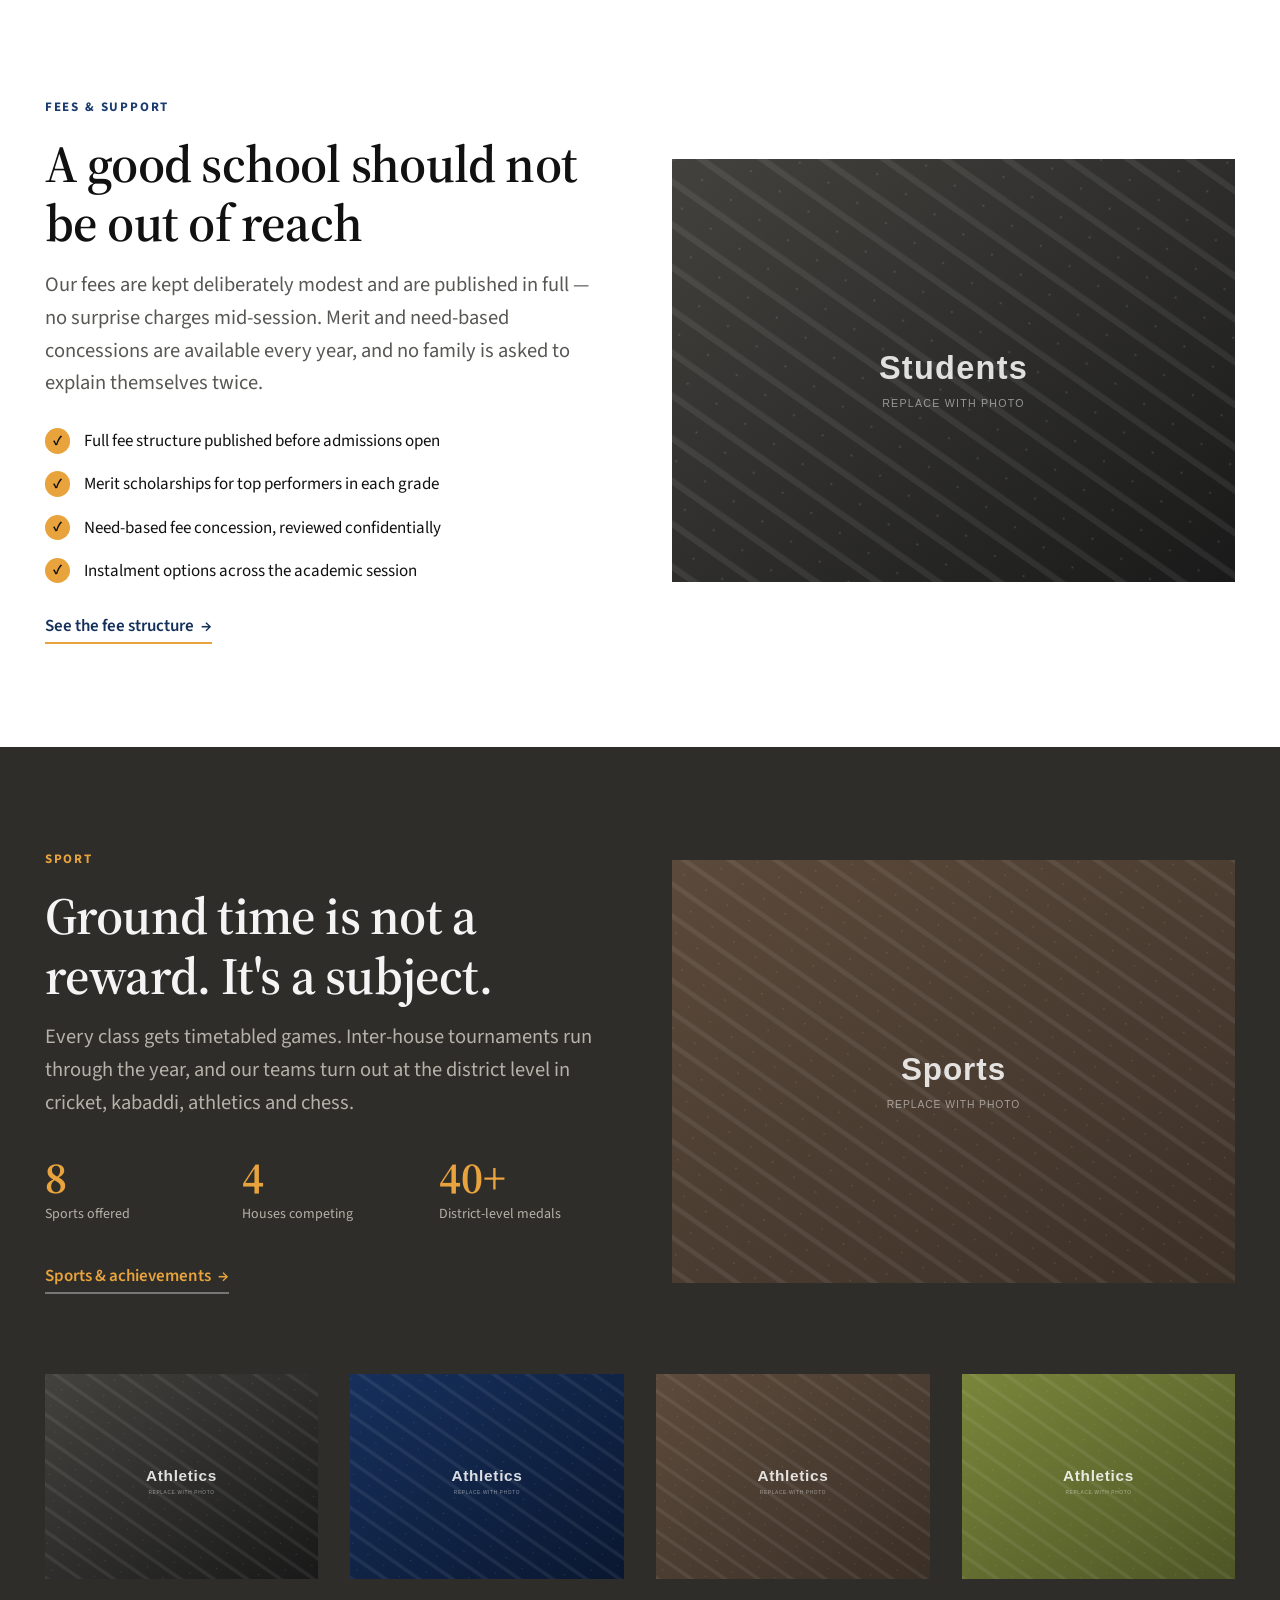
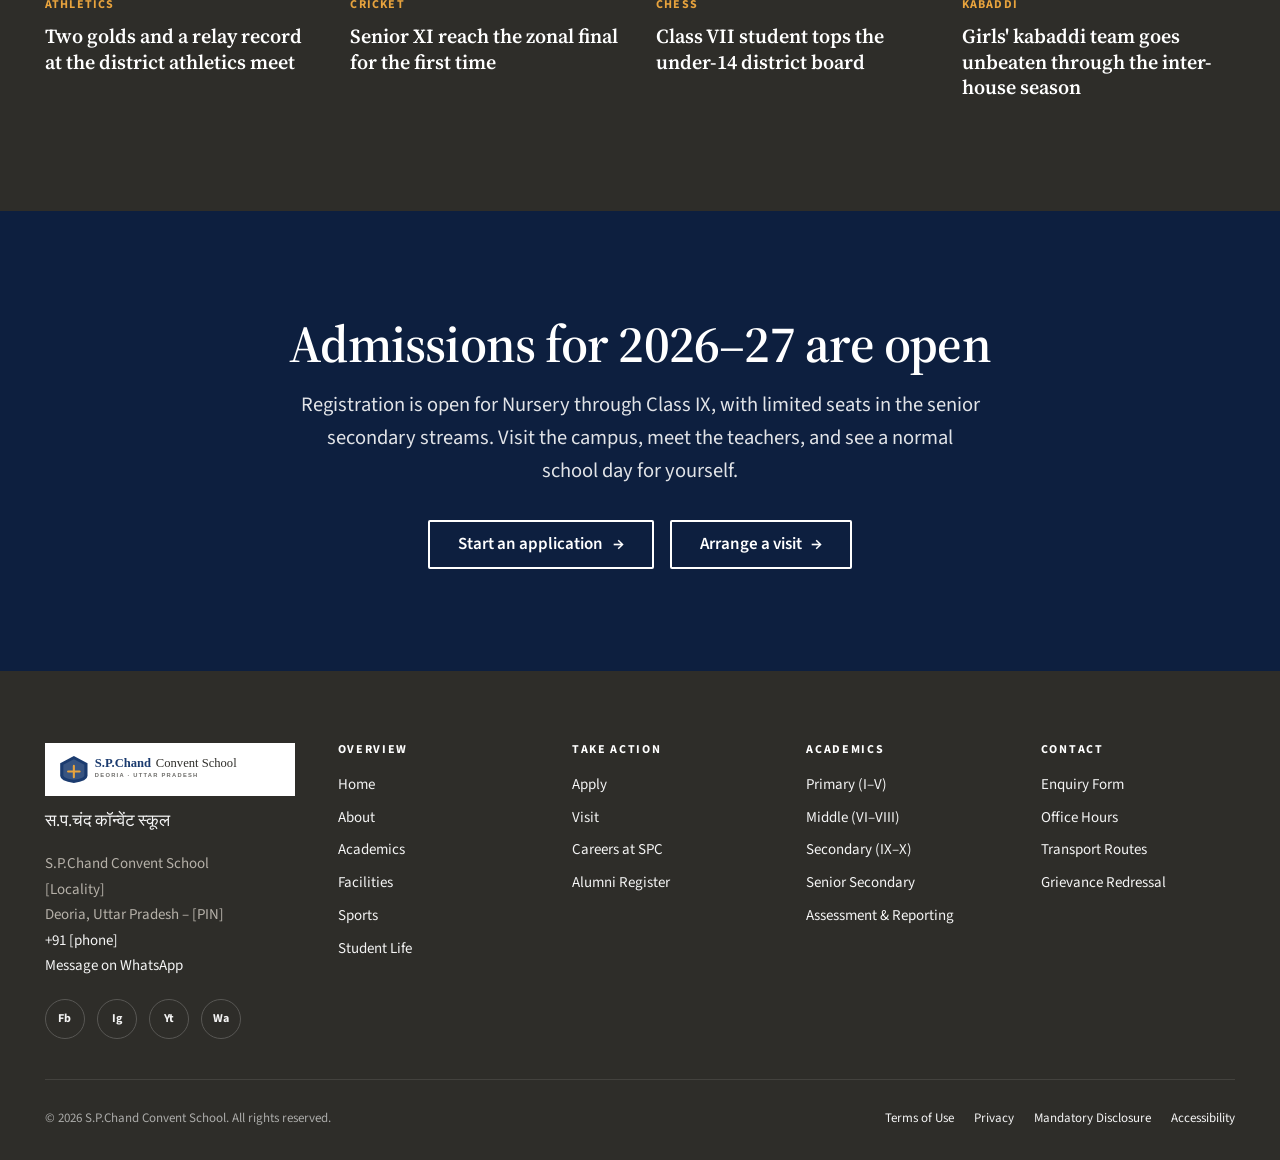
<file: spchand/index.html>
<!DOCTYPE html>
<html lang="en">
<head>
<meta charset="utf-8">
<meta name="viewport" content="width=device-width, initial-scale=1">
<title>S.P.Chand Convent School</title>
<meta name="description" content="S.P.Chand Convent School, Deoria, Uttar Pradesh. A co-educational school building curious minds, strong character and confident citizens. Principal: [Principal’s name]. Phone +91 [phone].">
<link rel="canonical" href="https://spchandconvent.in/">
<meta property="og:type" content="website">
<meta property="og:site_name" content="S.P.Chand Convent School">
<meta property="og:locale" content="en_IN">
<meta property="og:title" content="S.P.Chand Convent School — Deoria">
<meta property="og:description" content="S.P.Chand Convent School, Deoria, Uttar Pradesh. A co-educational school building curious minds, strong character and confident citizens. Principal: [Principal’s name]. Phone +91 [phone].">
<meta property="og:url" content="https://spchandconvent.in/">
<meta property="og:image" content="https://spchandconvent.in/assets/og-image.png">
<meta property="og:image:width" content="1200">
<meta property="og:image:height" content="630">
<meta name="twitter:card" content="summary_large_image">
<meta name="theme-color" content="#8C1515">
<link rel="icon" href="assets/logo.svg" type="image/svg+xml">
<link rel="preconnect" href="https://fonts.googleapis.com">
<link rel="preconnect" href="https://fonts.gstatic.com" crossorigin>
<link href="https://fonts.googleapis.com/css2?family=Source+Sans+3:wght@400;600;700&family=Source+Serif+4:opsz,wght@8..60,400;8..60,600&display=swap" rel="stylesheet">
<link rel="stylesheet" href="css/style.css">
<script type="application/ld+json">
{
  "@context": "https://schema.org",
  "@type": "School",
  "name": "S.P.Chand Convent School",
  "alternateName": "स.प.चंद कॉन्वेंट स्कूल",
  "telephone": "",
  "address": {
    "@type": "PostalAddress",
    "streetAddress": "",
    "addressLocality": "Deoria",
    "addressRegion": "Uttar Pradesh",
    "postalCode": "",
    "addressCountry": "IN"
  },
  "geo": { "@type": "GeoCoordinates", "latitude": 26.7185792, "longitude": 83.8200094 },
  "hasMap": "https://maps.google.com/?cid=5290418029870982754",
  "employee": { "@type": "Person", "name": "", "jobTitle": "Principal" }
}
</script>
</head>
<body>

<a class="skip-link" href="#main">Skip to main content</a>

<!-- ============================ UTILITY BAR ============================ -->
<div class="utility-bar">
  <div class="wrap utility-bar__inner">
    <div class="utility-bar__contact">
      <span>📍 [Locality], Deoria, Uttar Pradesh [PIN]</span>
      <span>📞 <a href="tel:">+91 [phone]</a></span>
    </div>
    <ul class="utility-bar__links">
      <li><a href="#">Parent Portal</a></li>
      <li><a href="#">Staff Login</a></li>
      <li><a href="#">Notices</a></li>
      <li><a href="contact.html">Contact</a></li>
    </ul>
  </div>
</div>

<!-- ============================== HEADER =============================== -->
<header class="site-header">
  <div class="wrap site-header__inner">
    <a class="site-logo" href="index.html">
      <img src="assets/logo.svg" alt="S.P.Chand Convent School — home">
    </a>

    <nav class="nav" id="primary-nav" aria-label="Primary">
      <div class="nav__item nav__item--has-panel">
        <button class="nav__link" aria-expanded="false">About <i class="chev" aria-hidden="true"></i></button>
        <div class="nav__panel">
          <a href="about.html">About the School</a>
          <a href="about.html#principal">Principal's Message</a>
          <a href="about.html#vision">Vision &amp; Mission</a>
          <a href="about.html#faculty">Our Faculty</a>
          <p class="nav__panel-heading">Information for</p>
          <a href="admissions.html">Applicants</a>
          <a href="#">Parents</a>
          <a href="#">Alumni</a>
        </div>
      </div>

      <div class="nav__item nav__item--has-panel">
        <button class="nav__link" aria-expanded="false">Academics <i class="chev" aria-hidden="true"></i></button>
        <div class="nav__panel">
          <a href="academics.html">Curriculum Overview</a>
          <a href="academics.html#primary">Primary (I–V)</a>
          <a href="academics.html#middle">Middle School (VI–VIII)</a>
          <a href="academics.html#secondary">Secondary (IX–X)</a>
          <a href="academics.html#senior">Senior Secondary (XI–XII)</a>
          <p class="nav__panel-heading">Resources</p>
          <a href="academics.html#assessment">Assessment &amp; Reporting</a>
          <a href="academics.html#homework">Homework Policy</a>
        </div>
      </div>

      <div class="nav__item nav__item--has-panel">
        <button class="nav__link" aria-expanded="false">Student Life <i class="chev" aria-hidden="true"></i></button>
        <div class="nav__panel">
          <a href="#citizenship">Values &amp; Character</a>
          <a href="#facilities">Clubs &amp; Societies</a>
          <a href="#sports">Sports &amp; Games</a>
          <a href="#">Arts &amp; Culture</a>
          <a href="#">House System</a>
        </div>
      </div>

      <div class="nav__item nav__item--has-panel">
        <button class="nav__link" aria-expanded="false">Facilities <i class="chev" aria-hidden="true"></i></button>
        <div class="nav__panel">
          <a href="#facilities">Campus Overview</a>
          <a href="#facilities">Science Laboratories</a>
          <a href="#facilities">Library</a>
          <a href="#facilities">Computer Lab</a>
          <a href="#facilities">Transport</a>
        </div>
      </div>

      <div class="nav__item nav__item--has-panel">
        <button class="nav__link" aria-expanded="false">Admissions <i class="chev" aria-hidden="true"></i></button>
        <div class="nav__panel">
          <a href="admissions.html">How to Apply</a>
          <a href="admissions.html#dates">Important Dates</a>
          <a href="admissions.html#fees">Fee Structure</a>
          <a href="admissions.html#scholarships">Scholarships</a>
          <a href="admissions.html#faq">Admission FAQ</a>
        </div>
      </div>

      <div class="nav__item">
        <a class="nav__link" href="contact.html">Contact</a>
      </div>
    </nav>

    <div class="header-actions">
      <a class="btn btn--primary btn--apply" href="admissions.html">Apply Now</a>
      <button class="nav-toggle" type="button" aria-expanded="false" aria-controls="primary-nav" aria-label="Open menu">
        <span></span>
      </button>
    </div>
  </div>
</header>

<main id="main">

  <!-- ============================== HERO ============================== -->
  <section class="hero">
    <div class="hero__media">
      <img src="assets/img/hero.svg" alt="" aria-hidden="true" fetchpriority="high">
    </div>
    <div class="hero__scrim" aria-hidden="true"></div>
    <div class="wrap hero__inner">
      <p class="hero__kicker">S.P.Chand Convent School &nbsp;·&nbsp; <span lang="hi">स.प.चंद कॉन्वेंट स्कूल</span></p>
      <h1 class="hero__title">Where Curiosity Becomes Character</h1>
      <p class="hero__text">
        A school built on the belief that every child arrives with something worth
        discovering. We teach the syllabus rigorously — and we teach the habits of
        mind, honesty and service that outlast it.
      </p>
      <div class="hero__actions">
        <a class="btn btn--knockout" href="about.html">About the School</a>
        <a class="btn btn--knockout" href="admissions.html">Admissions 2026–27</a>
      </div>
    </div>
  </section>

  <!-- quick facts -->
  <section class="factbar" aria-label="School at a glance">
    <div class="wrap">
      <div class="factbar__grid">
        <div class="factbar__item">
          <span class="factbar__num">Nursery–XII</span>
          <span class="factbar__label">Classes offered</span>
        </div>
        <div class="factbar__item">
          <span class="factbar__num">1:22</span>
          <span class="factbar__label">Teacher–student ratio</span>
        </div>
        <div class="factbar__item">
          <span class="factbar__num">30+</span>
          <span class="factbar__label">Qualified faculty</span>
        </div>
        <div class="factbar__item">
          <span class="factbar__num">100%</span>
          <span class="factbar__label">Board results, last 5 years</span>
        </div>
      </div>
    </div>
  </section>

  <!-- ============================= OUR IMPACT ============================ -->
  <section class="section" id="impact">
    <div class="wrap">
      <div class="impact__head">
        <div>
          <p class="eyebrow">Our Focus</p>
          <h2 class="section-title">An education that reaches further than the exam hall</h2>
          <p class="section-lede">
            Strong fundamentals in language and mathematics, real laboratory science,
            digital literacy from the primary years, and a daily culture of respect.
            These are the four things we refuse to compromise on.
          </p>
        </div>
      </div>

      <div class="topic-grid">
        <a class="topic-card" href="#academics">
          <h3>Academic Rigour</h3>
          <p>A structured, concept-first curriculum with continuous assessment rather than last-minute cramming.</p>
        </a>
        <a class="topic-card" href="#facilities">
          <h3>Science &amp; Technology</h3>
          <p>Physics, chemistry and biology labs plus a computer lab where every student gets hands-on time.</p>
        </a>
        <a class="topic-card" href="#citizenship">
          <h3>Character &amp; Values</h3>
          <p>Assembly, house system and community service that make integrity a daily practice, not a poster.</p>
        </a>
        <a class="topic-card" href="#sports">
          <h3>Sport &amp; the Arts</h3>
          <p>Games periods, inter-house tournaments, music, dance and art — timetabled, never optional extras.</p>
        </a>
      </div>

      <p style="margin-top:2rem"><a class="link-arrow" href="about.html">See everything we stand for</a></p>
    </div>
  </section>

  <!-- ============================ SCHOOL NEWS =========================== -->
  <section class="section section--alt" id="news">
    <div class="wrap">
      <div class="section-head">
        <div>
          <p class="eyebrow">Latest</p>
          <h2 class="section-title">School News</h2>
        </div>
        <a class="link-arrow" href="#">All news &amp; notices</a>
      </div>

      <div class="card-grid">
        <article class="card">
          <div class="card__media"><img src="assets/img/news-1.svg" alt="" loading="lazy"></div>
          <p class="card__meta">Academics <span class="dot">·</span> <span class="time">3 min read</span></p>
          <h3 class="card__title"><a href="#">Class X and XII board results announced — a full pass rate again</a></h3>
          <p class="card__excerpt">Our outgoing batches post another year of complete results, with a record number of distinctions in science and mathematics.</p>
        </article>

        <article class="card">
          <div class="card__media"><img src="assets/img/news-2.svg" alt="" loading="lazy"></div>
          <p class="card__meta">Campus <span class="dot">·</span> <span class="time">2 min read</span></p>
          <h3 class="card__title"><a href="#">New composite science laboratory opens for the senior wing</a></h3>
          <p class="card__excerpt">Upgraded benches, fume extraction and a dedicated preparation room give senior students far more practical time.</p>
        </article>

        <article class="card">
          <div class="card__media"><img src="assets/img/news-3.svg" alt="" loading="lazy"></div>
          <p class="card__meta">Student Life <span class="dot">·</span> <span class="time">4 min read</span></p>
          <h3 class="card__title"><a href="#">Annual Day: students stage a full production, start to finish</a></h3>
          <p class="card__excerpt">Script, sets, lighting and choreography — this year's Annual Day was planned and run largely by the students themselves.</p>
        </article>

        <article class="card">
          <div class="card__media"><img src="assets/img/news-building.svg" alt="The S.P.Chand Convent School building" loading="lazy"></div>
          <p class="card__meta">Admissions <span class="dot">·</span> <span class="time">1 min read</span></p>
          <h3 class="card__title"><a href="admissions.html">Admissions open for the 2026–27 academic session</a></h3>
          <p class="card__excerpt">Registration for Nursery through Class IX is now open. Limited seats in senior secondary streams.</p>
        </article>
      </div>
    </div>
  </section>

  <!-- ====================== LEARNING FOR A BETTER WORLD ================== -->
  <section class="section section--dark" id="academics">
    <div class="wrap">
      <div class="split">
        <div class="split__body">
          <p class="eyebrow eyebrow--light">Academics</p>
          <h2 class="section-title">Learning built to last beyond the syllabus</h2>
          <p class="section-lede">
            We follow the prescribed curriculum closely — and then we go past it.
            Concepts are taught before procedures, every subject has a practical
            component, and no child moves ahead with a gap left unclosed.
          </p>

          <div class="stat-row">
            <div class="stat">
              <span class="stat__num">14</span>
              <span class="stat__label">Subjects across streams</span>
            </div>
            <div class="stat">
              <span class="stat__num">1:22</span>
              <span class="stat__label">Teacher–student ratio</span>
            </div>
            <div class="stat">
              <span class="stat__num">4</span>
              <span class="stat__label">Laboratories on campus</span>
            </div>
            <div class="stat">
              <span class="stat__num">6</span>
              <span class="stat__label">Assessment cycles a year</span>
            </div>
          </div>

          <a class="link-arrow link-arrow--light" href="academics.html">Explore our academic programme</a>
        </div>

        <div class="split__media">
          <img src="assets/img/academics.svg" alt="Students of S.P.Chand Convent School at the morning assembly" loading="lazy">
        </div>
      </div>

      <!-- principal quote block -->
      <div class="split split--reverse" style="margin-top:clamp(3rem,7vw,5.5rem)" id="principal-quote">
        <div class="split__media">
          <img src="assets/img/principal.svg" alt="The entrance to S.P.Chand Convent School" loading="lazy">
        </div>
        <figure class="quote">
          <blockquote>
            “A school is not measured by the marks it produces. It is measured by
            the kind of adult who walks out of its gate for the last time.”
          </blockquote>
          <figcaption>
            <strong>[Principal’s name]</strong>
            Principal, S.P.Chand Convent School
          </figcaption>
        </figure>
      </div>

      <div class="card-grid" style="margin-top:clamp(3rem,7vw,5rem)">
        <article class="card">
          <p class="card__meta">Mathematics</p>
          <h3 class="card__title"><a href="#">Concept-first maths: why we teach the “why” before the “how”</a></h3>
          <p class="card__excerpt">Our approach to building number sense in the primary years.</p>
        </article>
        <article class="card">
          <p class="card__meta">Languages</p>
          <h3 class="card__title"><a href="#">Reading aloud, every day, in every primary classroom</a></h3>
          <p class="card__excerpt">How a fifteen-minute daily habit changed our comprehension scores.</p>
        </article>
        <article class="card">
          <p class="card__meta">Technology</p>
          <h3 class="card__title"><a href="#">Digital literacy from Class III onwards</a></h3>
          <p class="card__excerpt">Typing, safe search, spreadsheets and an introduction to code.</p>
        </article>
      </div>
    </div>
  </section>

  <!-- ==================== INFRASTRUCTURE / FACILITIES ==================== -->
  <section class="banner" id="campus-banner">
    <div class="banner__media"><img src="assets/img/campus.svg" alt="" aria-hidden="true" loading="lazy"></div>
    <div class="banner__scrim" aria-hidden="true"></div>
    <div class="wrap banner__inner">
      <h2 class="banner__title">A campus designed for the work of learning</h2>
      <p>
        Airy classrooms, a stocked library, working laboratories and open ground —
        spaces that let teaching happen properly and let children be children.
      </p>
    </div>
  </section>

  <section class="section" id="facilities">
    <div class="wrap">
      <div class="section-head">
        <div>
          <p class="eyebrow">Facilities</p>
          <h2 class="section-title">Where the days are spent</h2>
        </div>
        <a class="link-arrow" href="contact.html">Book a campus visit</a>
      </div>

      <div class="tile-grid">
        <a class="tile" href="#">
          <img src="assets/img/labs.svg" alt="The S.P.Chand Convent School building" loading="lazy">
          <div class="tile__body">
            <h3>Science Laboratories</h3>
            <p>Separate physics, chemistry and biology labs with full practical apparatus.</p>
          </div>
        </a>
        <a class="tile" href="#">
          <img src="assets/img/library.svg" alt="The S.P.Chand Convent School building" loading="lazy">
          <div class="tile__body">
            <h3>Library &amp; Reading Room</h3>
            <p>Reference texts, fiction, periodicals and a quiet space to actually use them.</p>
          </div>
        </a>
        <a class="tile" href="#">
          <img src="assets/img/classroom.svg" alt="The classroom block seen from the school ground" loading="lazy">
          <div class="tile__body">
            <h3>Smart Classrooms</h3>
            <p>Well-lit, ventilated rooms with projection for demonstration-led teaching.</p>
          </div>
        </a>
        <a class="tile" href="#">
          <img src="assets/img/assembly.svg" alt="" loading="lazy">
          <div class="tile__body">
            <h3>Assembly Ground</h3>
            <p>Morning assembly, house events, sports day and the annual function.</p>
          </div>
        </a>
      </div>
    </div>
  </section>

  <!-- ==================== EDUCATION FOR ENGAGED CITIZENSHIP ============== -->
  <section class="section section--fog" id="citizenship">
    <div class="wrap">
      <div class="split">
        <div class="split__media">
          <img src="assets/img/citizenship-1.svg" alt="Students lined up at the morning assembly" loading="lazy">
        </div>
        <div class="split__body">
          <p class="eyebrow">Values &amp; Character</p>
          <h2 class="section-title">Raising citizens, not just candidates</h2>
          <p class="section-lede">
            Honesty is enforced in the examination hall and expected in the corridor.
            Every student belongs to a house, every house takes on a service project,
            and every child is expected to speak up, listen properly, and disagree well.
          </p>
          <ul class="checklist">
            <li>Daily morning assembly with student-led thought for the day</li>
            <li>Four-house system running academics, sport and culture</li>
            <li>Annual community service and cleanliness drives</li>
            <li>Anti-bullying policy with a named teacher for every grade</li>
          </ul>
          <a class="link-arrow" href="about.html#vision">Read our vision &amp; mission</a>
        </div>
      </div>

      <div class="card-grid" style="margin-top:clamp(3rem,7vw,5rem)">
        <article class="card">
          <div class="card__media"><img src="assets/img/citizenship-2.svg" alt="" loading="lazy"></div>
          <p class="card__meta">Community</p>
          <h3 class="card__title"><a href="#">Staff, parents and guests gather for the flag hoisting</a></h3>
          <p class="card__excerpt">The whole teaching and administrative team on the ground with families from the village.</p>
        </article>
        <article class="card">
          <div class="card__media"><img src="assets/img/news-assembly.svg" alt="" loading="lazy"></div>
          <p class="card__meta">Campus</p>
          <h3 class="card__title"><a href="#">Independence Day marked with a full-school assembly</a></h3>
          <p class="card__excerpt">Every wing of the school lined up on the ground for the flag hoisting and the pledge.</p>
        </article>
        <article class="card">
          <div class="card__media"><img src="assets/img/classroom.svg" alt="The classroom block seen from the school ground" loading="lazy"></div>
          <p class="card__meta">Wellbeing</p>
          <h3 class="card__title"><a href="#">A counsellor on campus, and what changed after the first year</a></h3>
          <p class="card__excerpt">Attendance up, discipline referrals down, and more students asking for help.</p>
        </article>
      </div>
    </div>
  </section>

  <!-- ========================= FEES & SCHOLARSHIPS ======================= -->
  <section class="section" id="fees">
    <div class="wrap">
      <div class="split split--reverse">
        <div class="split__media">
          <img src="assets/img/aid-1.svg" alt="Students of S.P.Chand Convent School" loading="lazy">
        </div>
        <div class="split__body">
          <p class="eyebrow">Fees &amp; Support</p>
          <h2 class="section-title">A good school should not be out of reach</h2>
          <p class="section-lede">
            Our fees are kept deliberately modest and are published in full — no
            surprise charges mid-session. Merit and need-based concessions are
            available every year, and no family is asked to explain themselves twice.
          </p>
          <ul class="checklist">
            <li>Full fee structure published before admissions open</li>
            <li>Merit scholarships for top performers in each grade</li>
            <li>Need-based fee concession, reviewed confidentially</li>
            <li>Instalment options across the academic session</li>
          </ul>
          <a class="link-arrow" href="admissions.html#fees">See the fee structure</a>
        </div>
      </div>
    </div>
  </section>

  <!-- ============================== SPORTS =============================== -->
  <section class="section section--dark" id="sports">
    <div class="wrap">
      <div class="split">
        <div class="split__body">
          <p class="eyebrow eyebrow--light">Sport</p>
          <h2 class="section-title">Ground time is not a reward. It's a subject.</h2>
          <p class="section-lede">
            Every class gets timetabled games. Inter-house tournaments run through
            the year, and our teams turn out at the district level in cricket,
            kabaddi, athletics and chess.
          </p>
          <div class="stat-row">
            <div class="stat">
              <span class="stat__num">8</span>
              <span class="stat__label">Sports offered</span>
            </div>
            <div class="stat">
              <span class="stat__num">4</span>
              <span class="stat__label">Houses competing</span>
            </div>
            <div class="stat">
              <span class="stat__num">40+</span>
              <span class="stat__label">District-level medals</span>
            </div>
          </div>
          <a class="link-arrow link-arrow--light" href="#">Sports &amp; achievements</a>
        </div>
        <div class="split__media">
          <img src="assets/img/sports.svg" alt="Students gathered on the school ground" loading="lazy">
        </div>
      </div>

      <div class="card-grid" style="margin-top:clamp(3rem,7vw,5rem)">
        <article class="card">
          <div class="card__media"><img src="assets/img/sports-1.svg" alt="" loading="lazy"></div>
          <p class="card__meta">Athletics</p>
          <h3 class="card__title"><a href="#">Two golds and a relay record at the district athletics meet</a></h3>
        </article>
        <article class="card">
          <div class="card__media"><img src="assets/img/sports-2.svg" alt="" loading="lazy"></div>
          <p class="card__meta">Cricket</p>
          <h3 class="card__title"><a href="#">Senior XI reach the zonal final for the first time</a></h3>
        </article>
        <article class="card">
          <div class="card__media"><img src="assets/img/sports-3.svg" alt="" loading="lazy"></div>
          <p class="card__meta">Chess</p>
          <h3 class="card__title"><a href="#">Class VII student tops the under-14 district board</a></h3>
        </article>
        <article class="card">
          <div class="card__media"><img src="assets/img/sports-4.svg" alt="" loading="lazy"></div>
          <p class="card__meta">Kabaddi</p>
          <h3 class="card__title"><a href="#">Girls' kabaddi team goes unbeaten through the inter-house season</a></h3>
        </article>
      </div>
    </div>
  </section>

  <!-- ============================ CTA BANNER ============================= -->
  <section class="section section--red">
    <div class="wrap wrap--narrow" style="text-align:center">
      <h2 class="section-title">Admissions for 2026–27 are open</h2>
      <p class="section-lede" style="margin-inline:auto;color:rgba(255,255,255,.88)">
        Registration is open for Nursery through Class IX, with limited seats in the
        senior secondary streams. Visit the campus, meet the teachers, and see a
        normal school day for yourself.
      </p>
      <div style="display:flex;gap:1rem;justify-content:center;flex-wrap:wrap;margin-top:2rem">
        <a class="btn btn--knockout" href="admissions.html">Start an application</a>
        <a class="btn btn--knockout" href="contact.html">Arrange a visit</a>
      </div>
    </div>
  </section>

</main>

<!-- ============================== FOOTER =============================== -->
<footer class="site-footer">
  <div class="wrap">
    <div class="footer__top">
      <div class="footer__brand">
        <img src="assets/logo.svg" alt="S.P.Chand Convent School">
        <p lang="hi" style="margin:-.5rem 0 1rem;font-size:1.0625rem;color:var(--fog-light)">स.प.चंद कॉन्वेंट स्कूल</p>
        <address>
          S.P.Chand Convent School<br>
          [Locality]<br>
          Deoria, Uttar Pradesh – [PIN]<br>
          <a href="tel:">+91 [phone]</a><br>
          <a href="#">Message on WhatsApp</a>
        </address>
        <div class="social">
          <a href="#" aria-label="Facebook">Fb</a>
          <a href="#" aria-label="Instagram">Ig</a>
          <a href="#" aria-label="YouTube">Yt</a>
          <a href="#" aria-label="WhatsApp">Wa</a>
        </div>
      </div>

      <div class="footer__col">
        <h2>Overview</h2>
        <ul>
          <li><a href="index.html">Home</a></li>
          <li><a href="about.html">About</a></li>
          <li><a href="#academics">Academics</a></li>
          <li><a href="#facilities">Facilities</a></li>
          <li><a href="#sports">Sports</a></li>
          <li><a href="#citizenship">Student Life</a></li>
        </ul>
      </div>

      <div class="footer__col">
        <h2>Take Action</h2>
        <ul>
          <li><a href="admissions.html">Apply</a></li>
          <li><a href="contact.html">Visit</a></li>
          <li><a href="#">Careers at SPC</a></li>
          <li><a href="#">Alumni Register</a></li>
        </ul>
      </div>

      <div class="footer__col">
        <h2>Academics</h2>
        <ul>
          <li><a href="academics.html#primary">Primary (I–V)</a></li>
          <li><a href="academics.html#middle">Middle (VI–VIII)</a></li>
          <li><a href="academics.html#secondary">Secondary (IX–X)</a></li>
          <li><a href="academics.html#senior">Senior Secondary</a></li>
          <li><a href="academics.html#assessment">Assessment &amp; Reporting</a></li>
        </ul>
      </div>

      <div class="footer__col">
        <h2>Contact</h2>
        <ul>
          <li><a href="contact.html">Enquiry Form</a></li>
          <li><a href="#">Office Hours</a></li>
          <li><a href="#">Transport Routes</a></li>
          <li><a href="#">Grievance Redressal</a></li>
        </ul>
      </div>
    </div>

    <div class="footer__legal">
      <p style="margin:0">© <span data-year>2026</span> S.P.Chand Convent School. All rights reserved.</p>
      <ul>
        <li><a href="#">Terms of Use</a></li>
        <li><a href="#">Privacy</a></li>
        <li><a href="#">Mandatory Disclosure</a></li>
        <li><a href="#">Accessibility</a></li>
      </ul>
    </div>
  </div>
</footer>

<script src="js/main.js"></script>
</body>
</html>
</file>
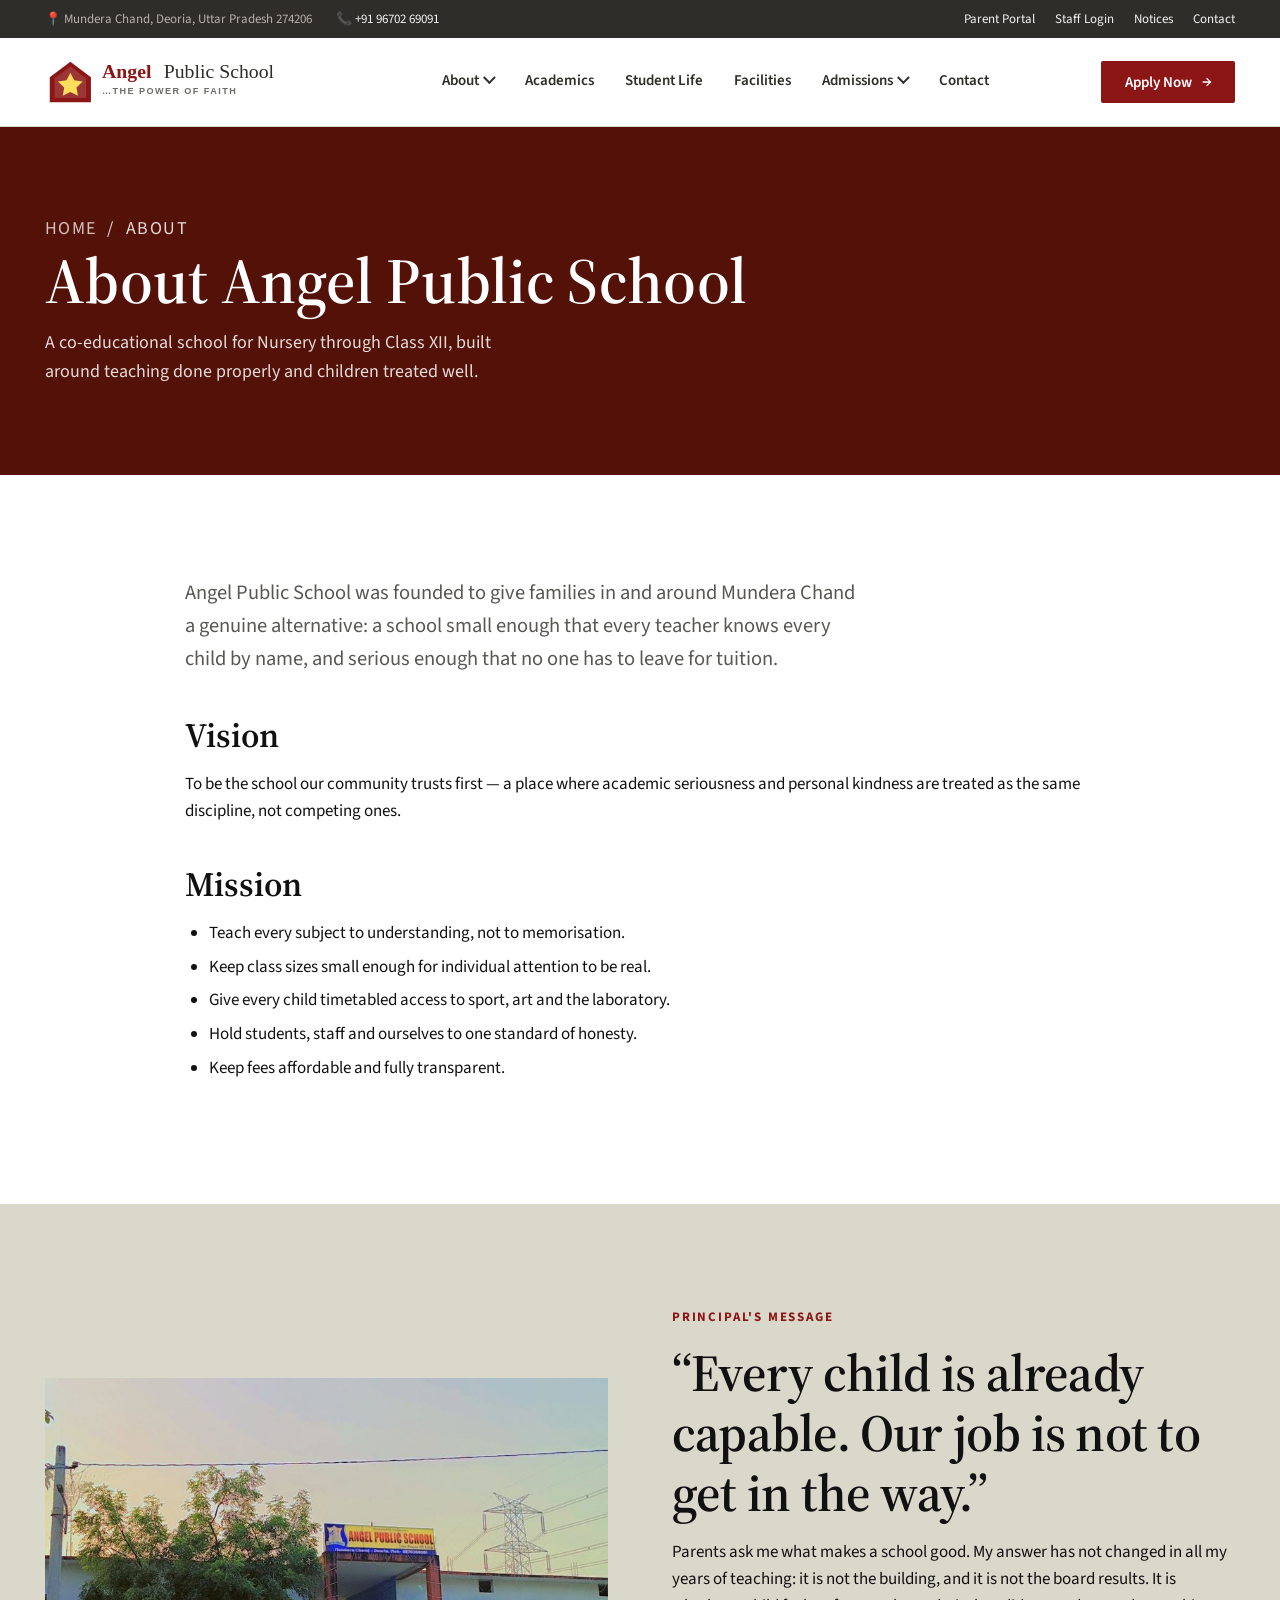
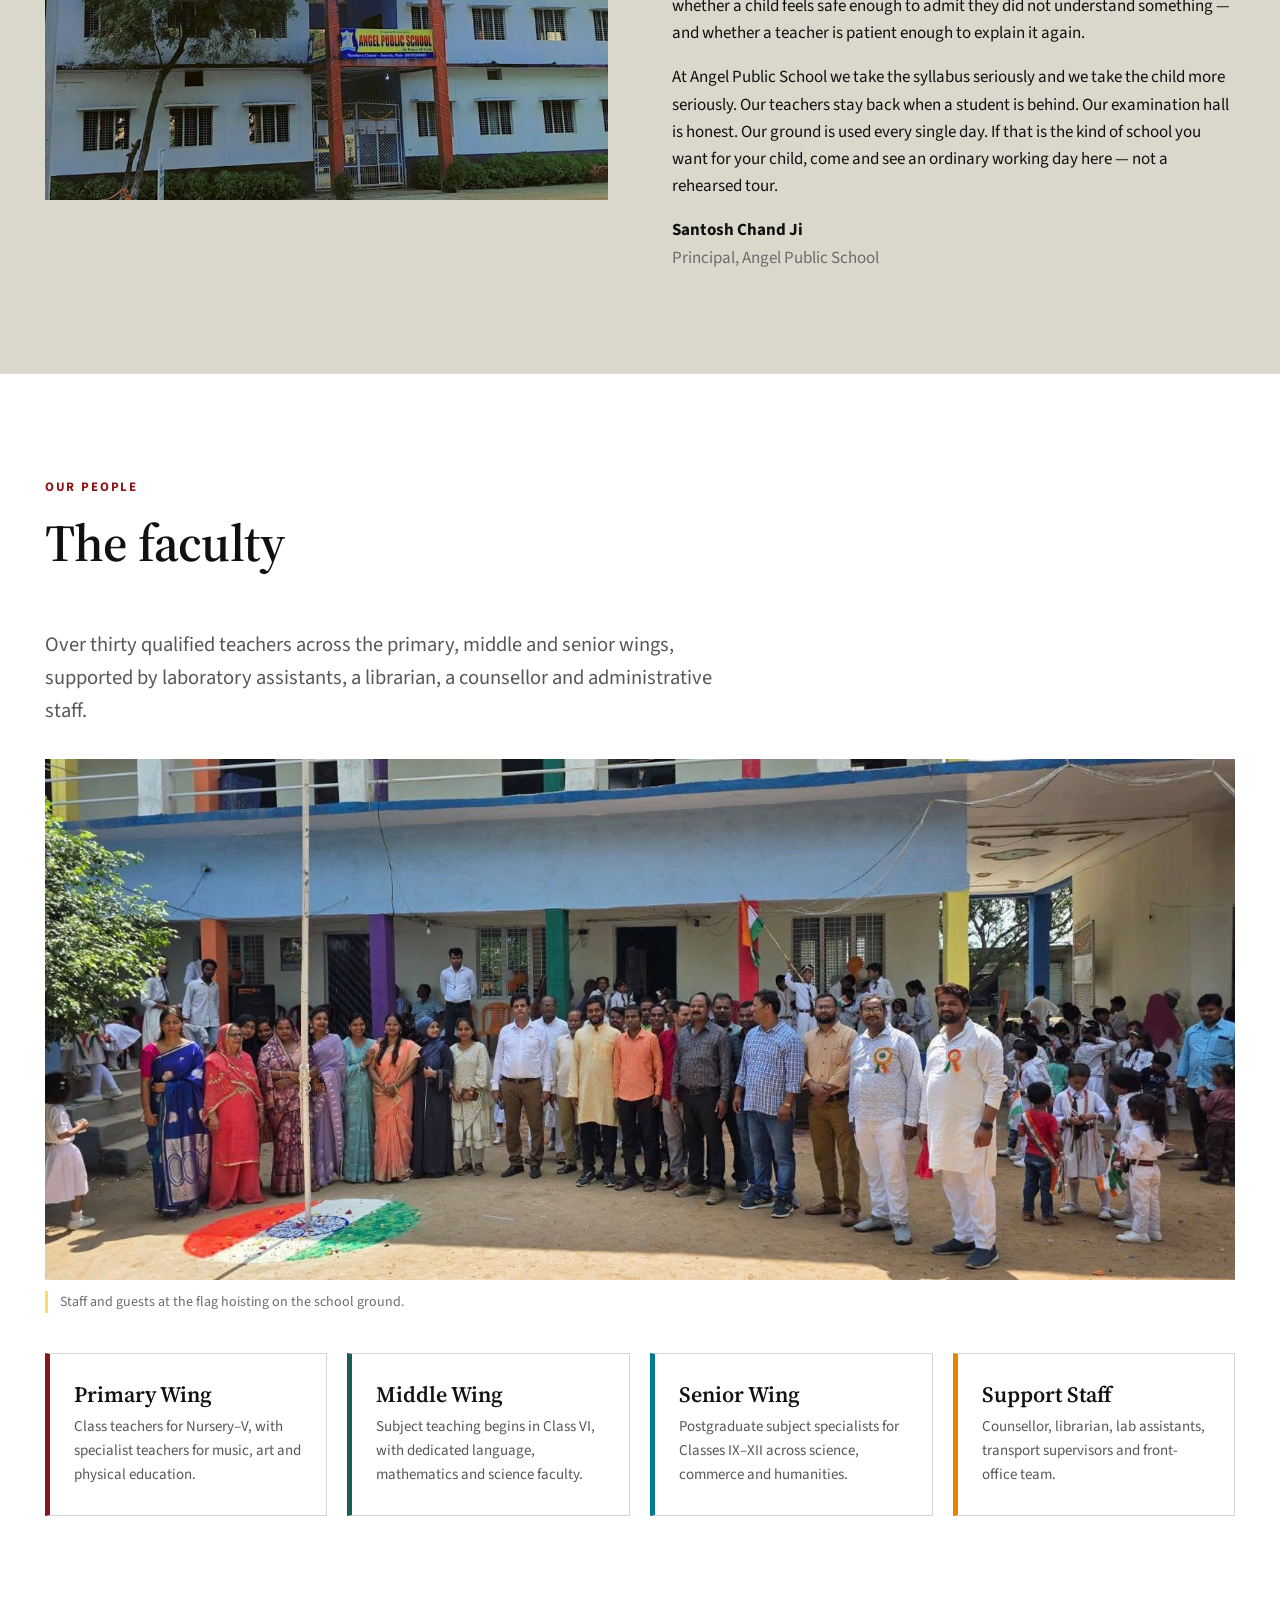
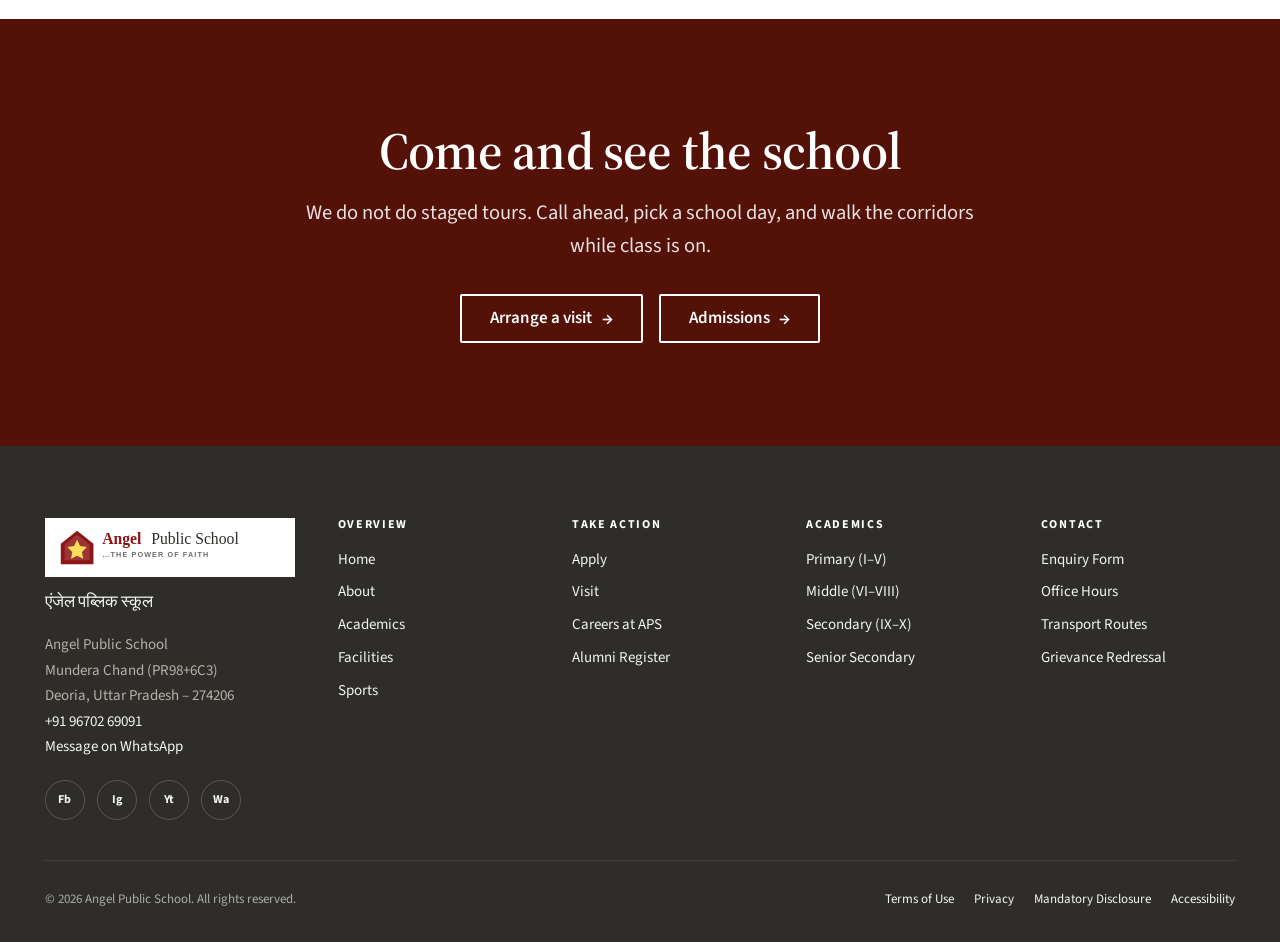
<file: about.html>
<!DOCTYPE html>
<html lang="en">
<head>
<meta charset="utf-8">
<meta name="viewport" content="width=device-width, initial-scale=1">
<title>About — Angel Public School</title>
<meta name="description" content="About Angel Public School, Mundera Chand, Deoria, Uttar Pradesh — vision, mission, Principal Santosh Chand Ji's message and faculty.">
<link rel="canonical" href="https://angelpublicschool.in/about.html">
<meta property="og:type" content="website">
<meta property="og:site_name" content="Angel Public School">
<meta property="og:locale" content="en_IN">
<meta property="og:title" content="About — Angel Public School">
<meta property="og:description" content="About Angel Public School, Mundera Chand, Deoria, Uttar Pradesh — vision, mission, Principal Santosh Chand Ji's message and faculty.">
<meta property="og:url" content="https://angelpublicschool.in/about.html">
<meta property="og:image" content="https://angelpublicschool.in/assets/og-image.png">
<meta property="og:image:width" content="1200">
<meta property="og:image:height" content="630">
<meta name="twitter:card" content="summary_large_image">
<meta name="theme-color" content="#8C1515">
<link rel="icon" href="assets/logo.svg" type="image/svg+xml">
<link rel="preconnect" href="https://fonts.googleapis.com">
<link rel="preconnect" href="https://fonts.gstatic.com" crossorigin>
<link href="https://fonts.googleapis.com/css2?family=Source+Sans+3:wght@400;600;700&family=Source+Serif+4:opsz,wght@8..60,400;8..60,600&display=swap" rel="stylesheet">
<link rel="stylesheet" href="css/style.css">
</head>
<body>

<a class="skip-link" href="#main">Skip to main content</a>

<div class="utility-bar">
  <div class="wrap utility-bar__inner">
    <div class="utility-bar__contact">
      <span>📍 Mundera Chand, Deoria, Uttar Pradesh 274206</span>
      <span>📞 <a href="tel:+919670269091">+91 96702 69091</a></span>
    </div>
    <ul class="utility-bar__links">
      <li><a href="#">Parent Portal</a></li>
      <li><a href="#">Staff Login</a></li>
      <li><a href="#">Notices</a></li>
      <li><a href="contact.html">Contact</a></li>
    </ul>
  </div>
</div>

<header class="site-header">
  <div class="wrap site-header__inner">
    <a class="site-logo" href="index.html"><img src="assets/logo.svg" alt="Angel Public School — home"></a>
    <nav class="nav" id="primary-nav" aria-label="Primary">
      <div class="nav__item nav__item--has-panel">
        <button class="nav__link" aria-expanded="false">About <i class="chev" aria-hidden="true"></i></button>
        <div class="nav__panel">
          <a href="about.html">About the School</a>
          <a href="about.html#principal">Principal's Message</a>
          <a href="about.html#vision">Vision &amp; Mission</a>
          <a href="about.html#faculty">Our Faculty</a>
        </div>
      </div>
      <div class="nav__item"><a class="nav__link" href="academics.html">Academics</a></div>
      <div class="nav__item"><a class="nav__link" href="index.html#citizenship">Student Life</a></div>
      <div class="nav__item"><a class="nav__link" href="index.html#facilities">Facilities</a></div>
      <div class="nav__item nav__item--has-panel">
        <button class="nav__link" aria-expanded="false">Admissions <i class="chev" aria-hidden="true"></i></button>
        <div class="nav__panel">
          <a href="admissions.html">How to Apply</a>
          <a href="admissions.html#dates">Important Dates</a>
          <a href="admissions.html#fees">Fee Structure</a>
          <a href="admissions.html#scholarships">Scholarships</a>
        </div>
      </div>
      <div class="nav__item"><a class="nav__link" href="contact.html">Contact</a></div>
    </nav>
    <div class="header-actions">
      <a class="btn btn--primary btn--apply" href="admissions.html">Apply Now</a>
      <button class="nav-toggle" type="button" aria-expanded="false" aria-controls="primary-nav" aria-label="Open menu"><span></span></button>
    </div>
  </div>
</header>

<main id="main">

  <section class="page-hero">
    <div class="wrap">
      <p class="breadcrumb"><a href="index.html">Home</a> &nbsp;/&nbsp; About</p>
      <h1 class="page-hero__title">About Angel Public School</h1>
      <p>A co-educational school for Nursery through Class XII, built around teaching done properly and children treated well.</p>
    </div>
  </section>

  <section class="section">
    <div class="wrap wrap--narrow prose">
      <p class="section-lede">
        Angel Public School was founded to give families in and around Mundera Chand a
        genuine alternative: a school small enough that every teacher knows every
        child by name, and serious enough that no one has to leave for tuition.
      </p>

      <h2 id="vision">Vision</h2>
      <p>
        To be the school our community trusts first — a place where academic
        seriousness and personal kindness are treated as the same discipline, not
        competing ones.
      </p>

      <h2>Mission</h2>
      <ul>
        <li>Teach every subject to understanding, not to memorisation.</li>
        <li>Keep class sizes small enough for individual attention to be real.</li>
        <li>Give every child timetabled access to sport, art and the laboratory.</li>
        <li>Hold students, staff and ourselves to one standard of honesty.</li>
        <li>Keep fees affordable and fully transparent.</li>
      </ul>
    </div>
  </section>

  <section class="section section--fog" id="principal">
    <div class="wrap">
      <div class="split">
        <div class="split__media">
          <img src="assets/img/principal.jpg" alt="The entrance to Angel Public School, Mundera Chand" loading="lazy">
        </div>
        <div class="split__body">
          <p class="eyebrow">Principal's Message</p>
          <h2 class="section-title">“Every child is already capable. Our job is not to get in the way.”</h2>
          <p>
            Parents ask me what makes a school good. My answer has not changed in
            all my years of teaching: it is not the building, and it is not the
            board results. It is whether a child feels safe enough to admit they
            did not understand something — and whether a teacher is patient enough
            to explain it again.
          </p>
          <p>
            At Angel Public School we take the syllabus seriously and we take the
            child more seriously. Our teachers stay back when a student is behind.
            Our examination hall is honest. Our ground is used every single day.
            If that is the kind of school you want for your child, come and see
            an ordinary working day here — not a rehearsed tour.
          </p>
          <p style="margin-bottom:0">
            <strong>Santosh Chand Ji</strong><br>
            <span style="color:var(--grey-70)">Principal, Angel Public School</span>
          </p>
        </div>
      </div>
    </div>
  </section>

  <section class="section" id="faculty">
    <div class="wrap">
      <div class="section-head">
        <div>
          <p class="eyebrow">Our People</p>
          <h2 class="section-title">The faculty</h2>
        </div>
      </div>
      <p class="section-lede" style="margin-bottom:2rem">
        Over thirty qualified teachers across the primary, middle and senior wings,
        supported by laboratory assistants, a librarian, a counsellor and
        administrative staff.
      </p>

      <figure class="photo-band">
        <img src="assets/img/faculty.jpg" alt="Teaching and administrative staff of Angel Public School gathered for the flag-hoisting ceremony" loading="lazy">
        <figcaption>Staff and guests at the flag hoisting on the school ground.</figcaption>
      </figure>

      <div class="topic-grid">
        <div class="topic-card">
          <h3>Primary Wing</h3>
          <p>Class teachers for Nursery–V, with specialist teachers for music, art and physical education.</p>
        </div>
        <div class="topic-card">
          <h3>Middle Wing</h3>
          <p>Subject teaching begins in Class VI, with dedicated language, mathematics and science faculty.</p>
        </div>
        <div class="topic-card">
          <h3>Senior Wing</h3>
          <p>Postgraduate subject specialists for Classes IX–XII across science, commerce and humanities.</p>
        </div>
        <div class="topic-card">
          <h3>Support Staff</h3>
          <p>Counsellor, librarian, lab assistants, transport supervisors and front-office team.</p>
        </div>
      </div>
    </div>
  </section>

  <section class="section section--red">
    <div class="wrap wrap--narrow" style="text-align:center">
      <h2 class="section-title">Come and see the school</h2>
      <p class="section-lede" style="margin-inline:auto;color:rgba(255,255,255,.88)">
        We do not do staged tours. Call ahead, pick a school day, and walk the corridors while class is on.
      </p>
      <div style="display:flex;gap:1rem;justify-content:center;flex-wrap:wrap;margin-top:2rem">
        <a class="btn btn--knockout" href="contact.html">Arrange a visit</a>
        <a class="btn btn--knockout" href="admissions.html">Admissions</a>
      </div>
    </div>
  </section>

</main>

<footer class="site-footer">
  <div class="wrap">
    <div class="footer__top">
      <div class="footer__brand">
        <img src="assets/logo.svg" alt="Angel Public School">
        <p lang="hi" style="margin:-.5rem 0 1rem;font-size:1.0625rem;color:var(--fog-light)">एंजेल पब्लिक स्कूल</p>
        <address>
          Angel Public School<br>
          Mundera Chand (PR98+6C3)<br>
          Deoria, Uttar Pradesh – 274206<br>
          <a href="tel:+919670269091">+91 96702 69091</a><br>
          <a href="https://wa.me/919670269091">Message on WhatsApp</a>
        </address>
        <div class="social">
          <a href="#" aria-label="Facebook">Fb</a>
          <a href="#" aria-label="Instagram">Ig</a>
          <a href="#" aria-label="YouTube">Yt</a>
          <a href="#" aria-label="WhatsApp">Wa</a>
        </div>
      </div>
      <div class="footer__col">
        <h2>Overview</h2>
        <ul>
          <li><a href="index.html">Home</a></li>
          <li><a href="about.html">About</a></li>
          <li><a href="academics.html">Academics</a></li>
          <li><a href="index.html#facilities">Facilities</a></li>
          <li><a href="index.html#sports">Sports</a></li>
        </ul>
      </div>
      <div class="footer__col">
        <h2>Take Action</h2>
        <ul>
          <li><a href="admissions.html">Apply</a></li>
          <li><a href="contact.html">Visit</a></li>
          <li><a href="#">Careers at APS</a></li>
          <li><a href="#">Alumni Register</a></li>
        </ul>
      </div>
      <div class="footer__col">
        <h2>Academics</h2>
        <ul>
          <li><a href="academics.html#primary">Primary (I–V)</a></li>
          <li><a href="academics.html#middle">Middle (VI–VIII)</a></li>
          <li><a href="academics.html#secondary">Secondary (IX–X)</a></li>
          <li><a href="academics.html#senior">Senior Secondary</a></li>
        </ul>
      </div>
      <div class="footer__col">
        <h2>Contact</h2>
        <ul>
          <li><a href="contact.html">Enquiry Form</a></li>
          <li><a href="#">Office Hours</a></li>
          <li><a href="#">Transport Routes</a></li>
          <li><a href="#">Grievance Redressal</a></li>
        </ul>
      </div>
    </div>
    <div class="footer__legal">
      <p style="margin:0">© <span data-year>2026</span> Angel Public School. All rights reserved.</p>
      <ul>
        <li><a href="#">Terms of Use</a></li>
        <li><a href="#">Privacy</a></li>
        <li><a href="#">Mandatory Disclosure</a></li>
        <li><a href="#">Accessibility</a></li>
      </ul>
    </div>
  </div>
</footer>

<script src="js/main.js"></script>
</body>
</html>
</file>
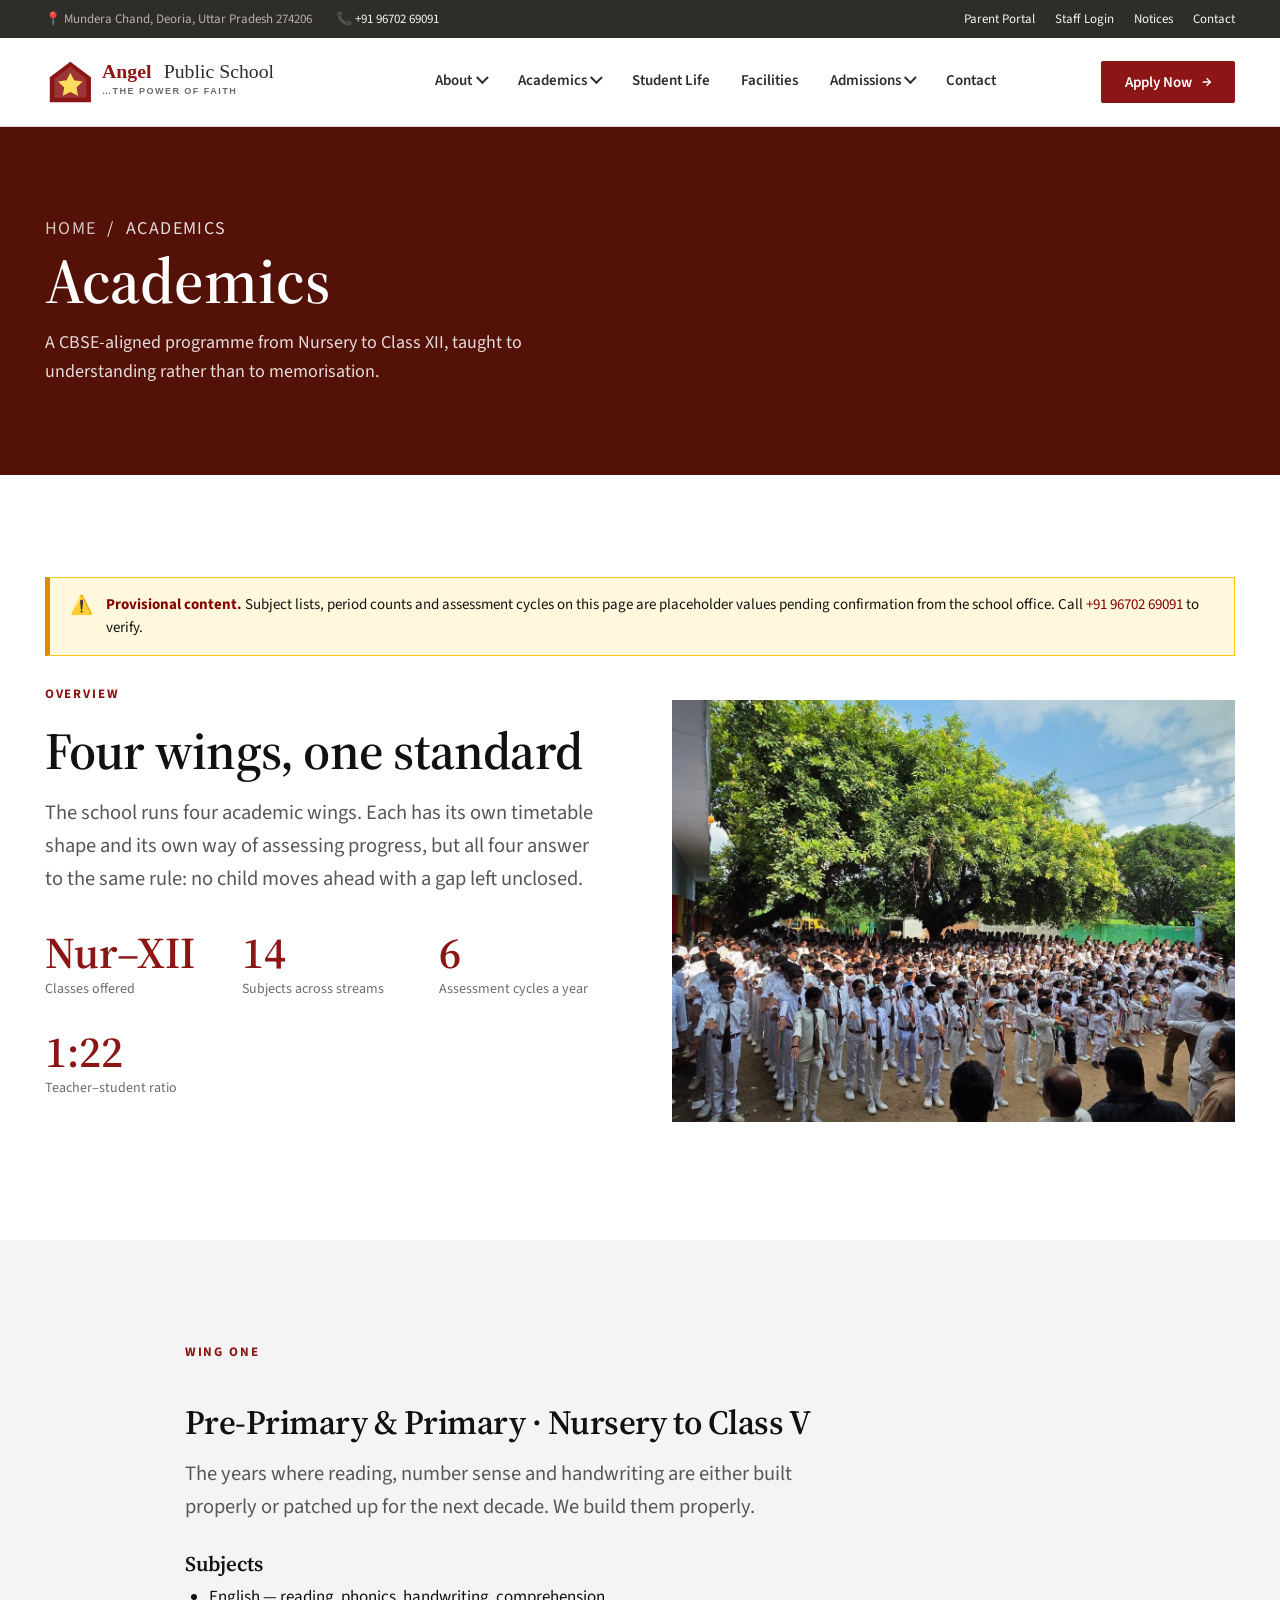
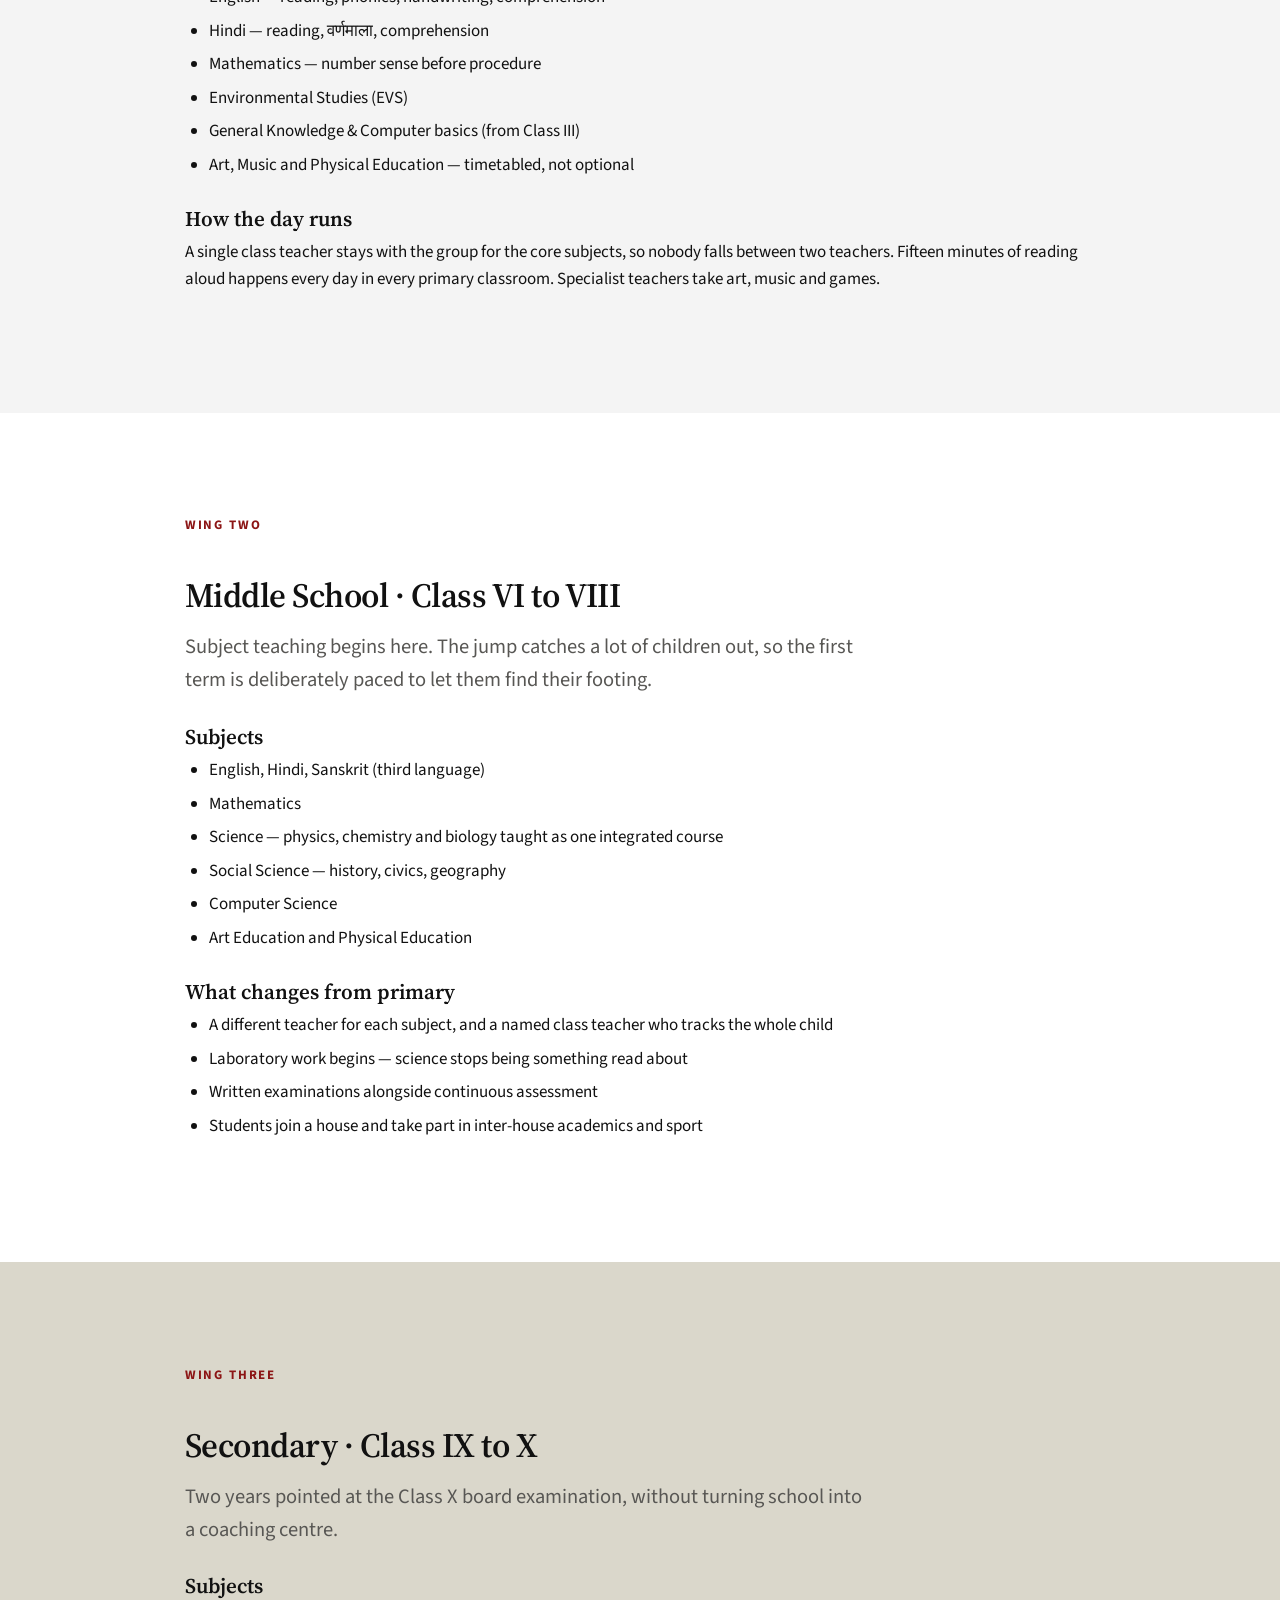
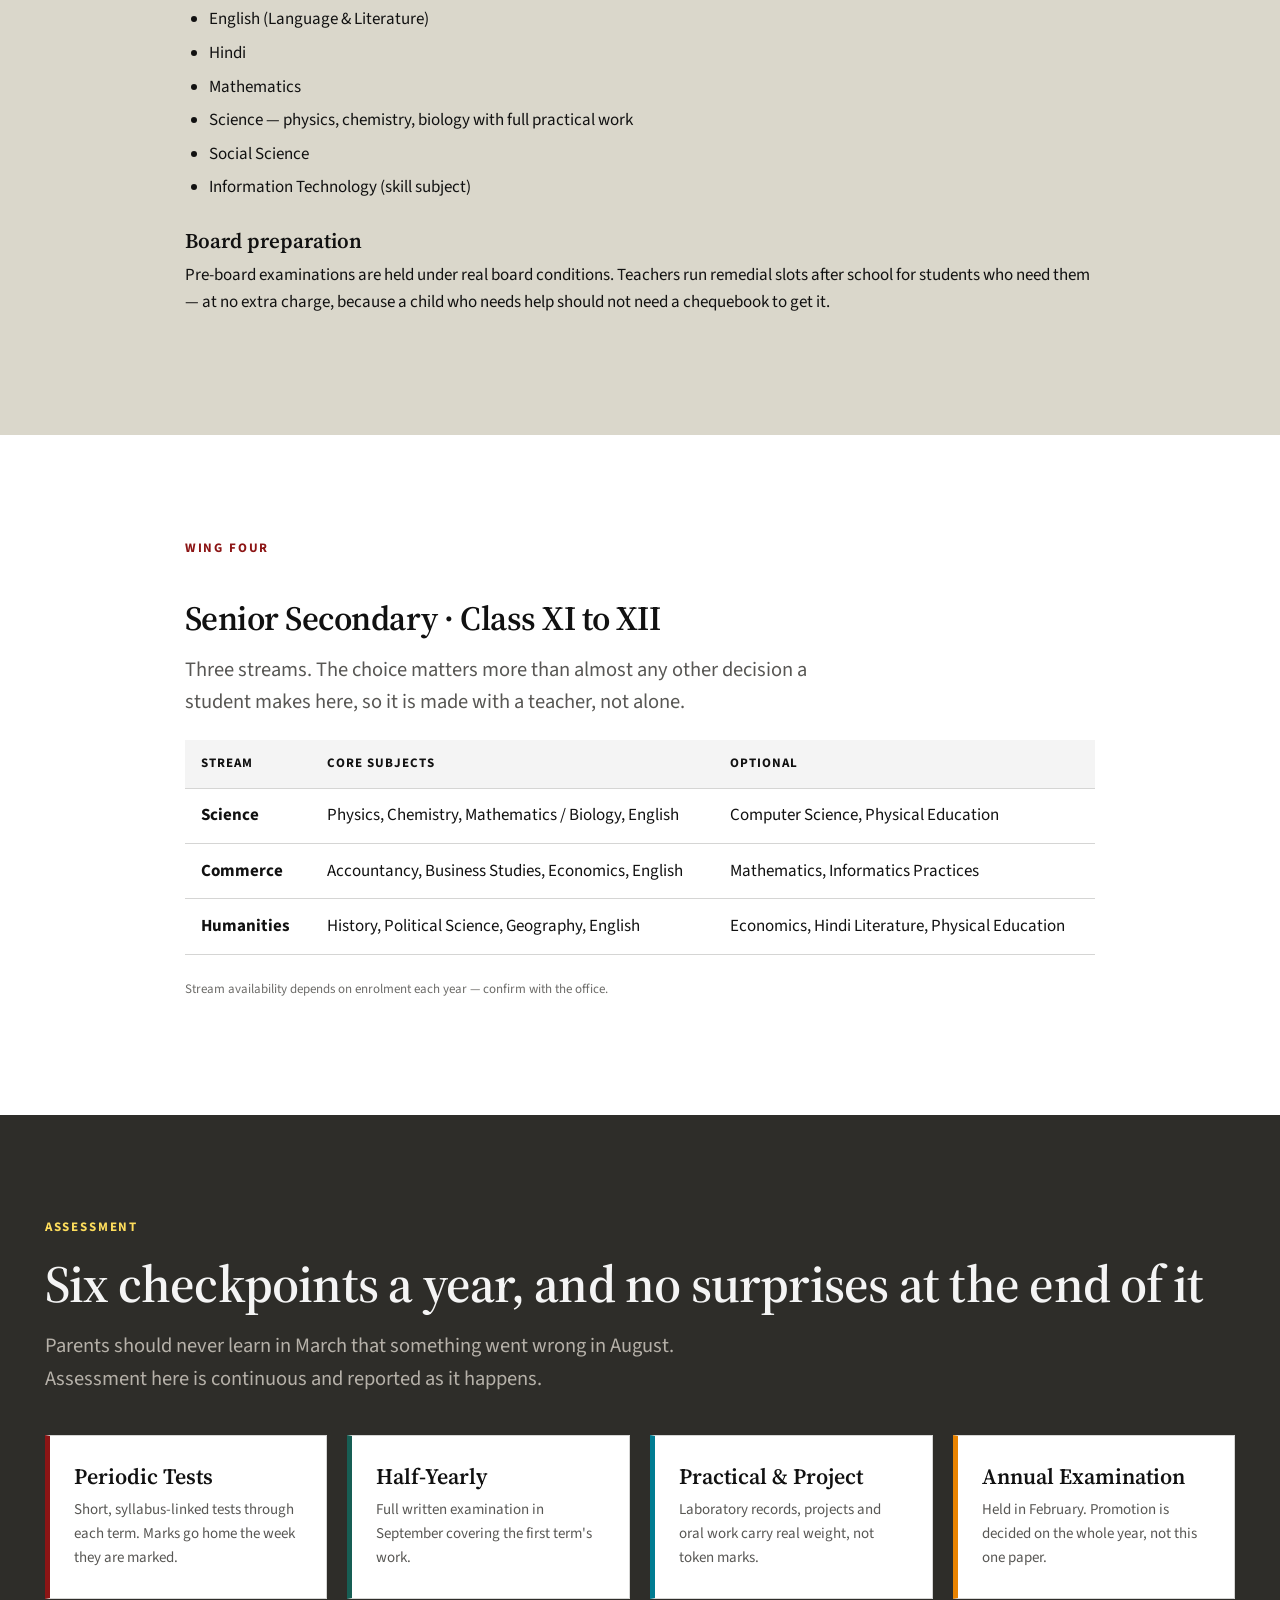
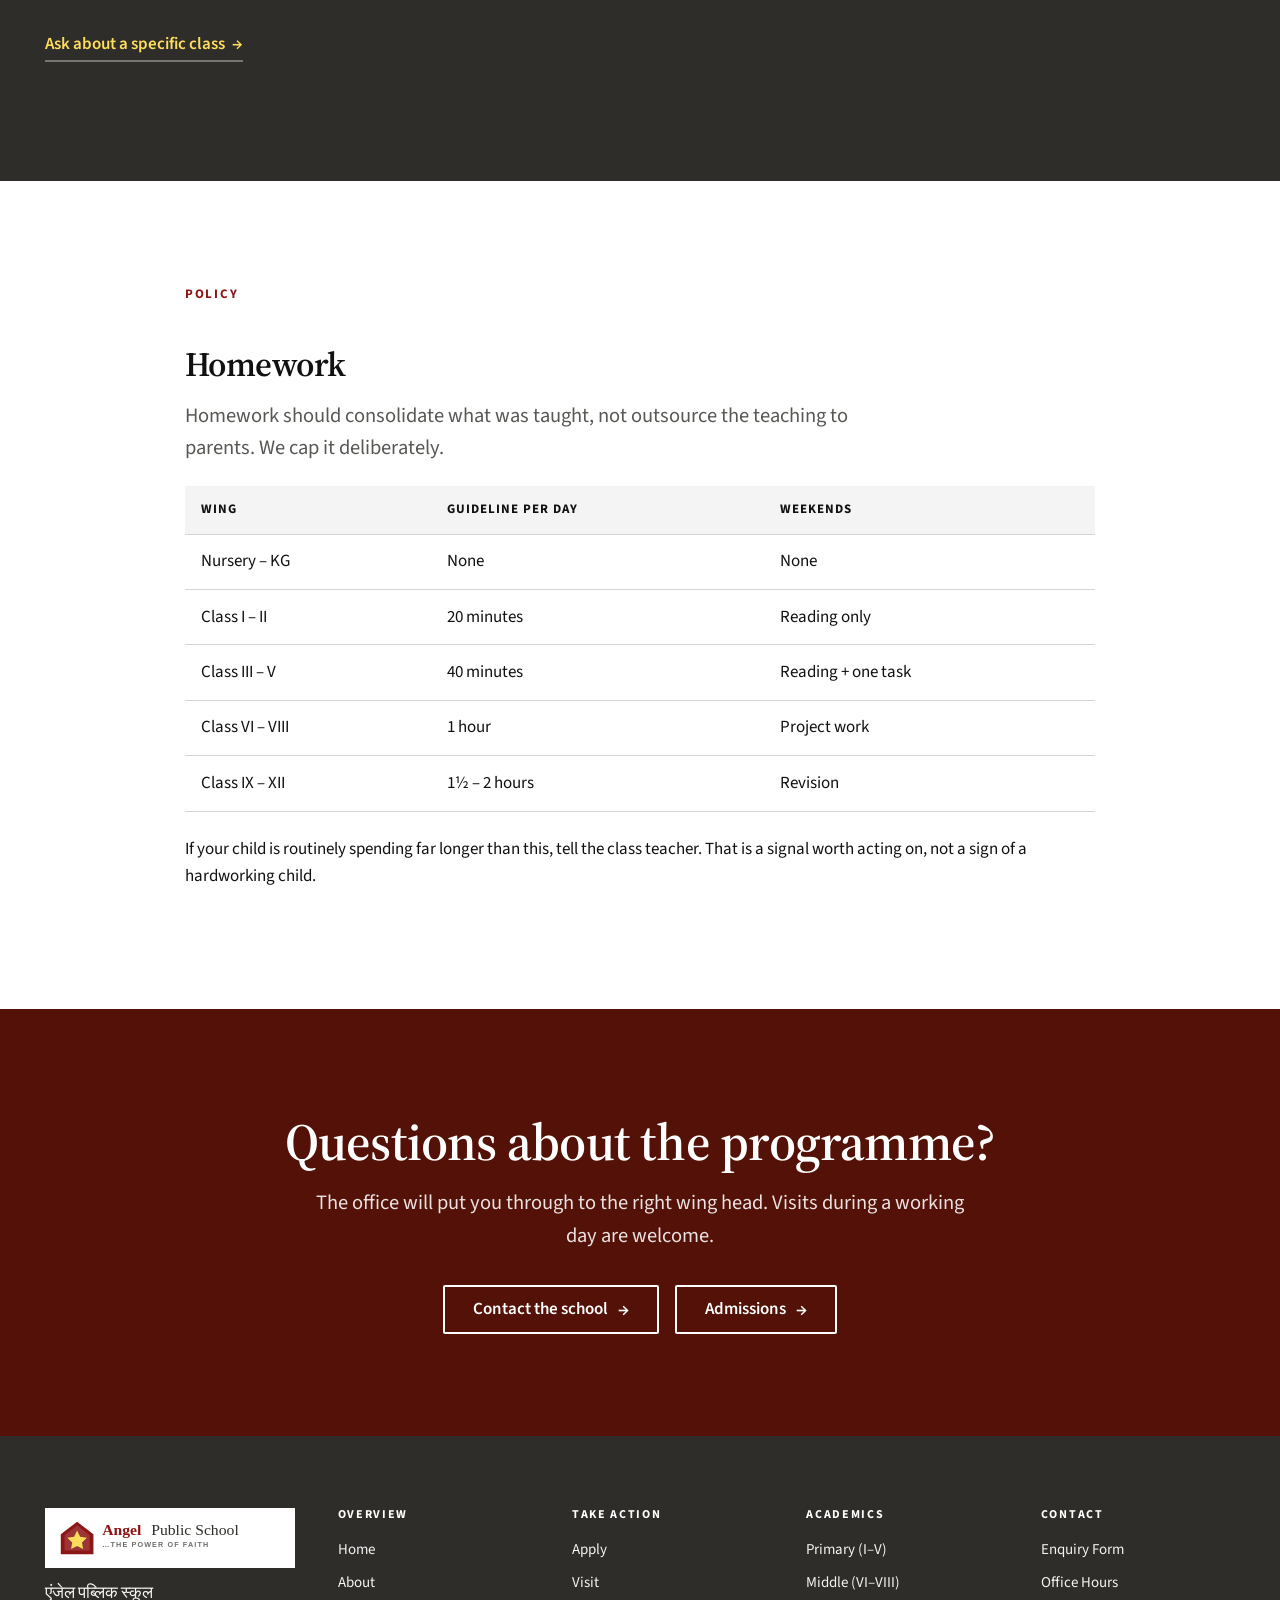
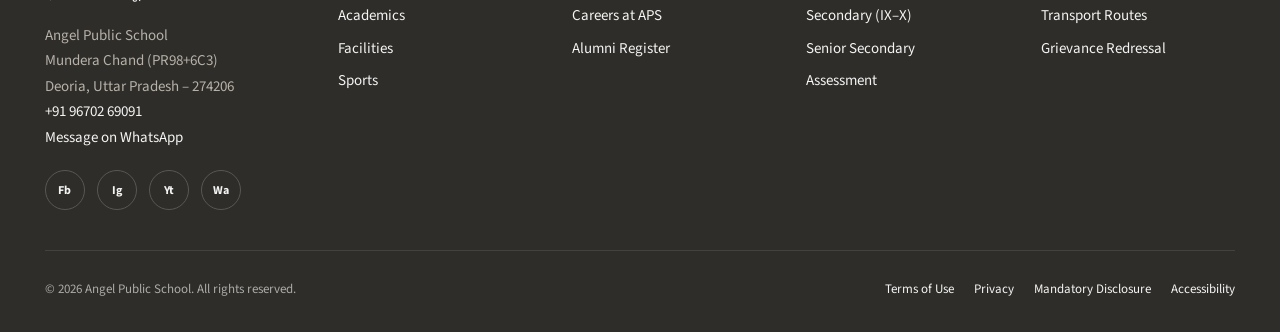
<file: academics.html>
<!DOCTYPE html>
<html lang="en">
<head>
<meta charset="utf-8">
<meta name="viewport" content="width=device-width, initial-scale=1">
<title>Academics — Angel Public School</title>
<meta name="description" content="Academic programme at Angel Public School, Deoria — primary, middle, secondary and senior secondary curriculum, subjects, assessment and homework policy.">
<link rel="canonical" href="https://angelpublicschool.in/academics.html">
<meta property="og:type" content="website">
<meta property="og:site_name" content="Angel Public School">
<meta property="og:locale" content="en_IN">
<meta property="og:title" content="Academics — Angel Public School">
<meta property="og:description" content="Academic programme at Angel Public School, Deoria — primary, middle, secondary and senior secondary curriculum, subjects, assessment and homework policy.">
<meta property="og:url" content="https://angelpublicschool.in/academics.html">
<meta property="og:image" content="https://angelpublicschool.in/assets/og-image.png">
<meta property="og:image:width" content="1200">
<meta property="og:image:height" content="630">
<meta name="twitter:card" content="summary_large_image">
<meta name="theme-color" content="#8C1515">
<link rel="icon" href="assets/logo.svg" type="image/svg+xml">
<link rel="preconnect" href="https://fonts.googleapis.com">
<link rel="preconnect" href="https://fonts.gstatic.com" crossorigin>
<link href="https://fonts.googleapis.com/css2?family=Source+Sans+3:wght@400;600;700&family=Source+Serif+4:opsz,wght@8..60,400;8..60,600&display=swap" rel="stylesheet">
<link rel="stylesheet" href="css/style.css">
</head>
<body>

<a class="skip-link" href="#main">Skip to main content</a>

<div class="utility-bar">
  <div class="wrap utility-bar__inner">
    <div class="utility-bar__contact">
      <span>📍 Mundera Chand, Deoria, Uttar Pradesh 274206</span>
      <span>📞 <a href="tel:+919670269091">+91 96702 69091</a></span>
    </div>
    <ul class="utility-bar__links">
      <li><a href="#">Parent Portal</a></li>
      <li><a href="#">Staff Login</a></li>
      <li><a href="#">Notices</a></li>
      <li><a href="contact.html">Contact</a></li>
    </ul>
  </div>
</div>

<header class="site-header">
  <div class="wrap site-header__inner">
    <a class="site-logo" href="index.html"><img src="assets/logo.svg" alt="Angel Public School — home"></a>
    <nav class="nav" id="primary-nav" aria-label="Primary">
      <div class="nav__item nav__item--has-panel">
        <button class="nav__link" aria-expanded="false">About <i class="chev" aria-hidden="true"></i></button>
        <div class="nav__panel">
          <a href="about.html">About the School</a>
          <a href="about.html#principal">Principal's Message</a>
          <a href="about.html#vision">Vision &amp; Mission</a>
          <a href="about.html#faculty">Our Faculty</a>
        </div>
      </div>
      <div class="nav__item nav__item--has-panel">
        <button class="nav__link" aria-expanded="false">Academics <i class="chev" aria-hidden="true"></i></button>
        <div class="nav__panel">
          <a href="academics.html">Curriculum Overview</a>
          <a href="academics.html#primary">Primary (I–V)</a>
          <a href="academics.html#middle">Middle School (VI–VIII)</a>
          <a href="academics.html#secondary">Secondary (IX–X)</a>
          <a href="academics.html#senior">Senior Secondary (XI–XII)</a>
          <p class="nav__panel-heading">Resources</p>
          <a href="academics.html#assessment">Assessment &amp; Reporting</a>
          <a href="academics.html#homework">Homework Policy</a>
        </div>
      </div>
      <div class="nav__item"><a class="nav__link" href="index.html#citizenship">Student Life</a></div>
      <div class="nav__item"><a class="nav__link" href="index.html#facilities">Facilities</a></div>
      <div class="nav__item nav__item--has-panel">
        <button class="nav__link" aria-expanded="false">Admissions <i class="chev" aria-hidden="true"></i></button>
        <div class="nav__panel">
          <a href="admissions.html">How to Apply</a>
          <a href="admissions.html#dates">Important Dates</a>
          <a href="admissions.html#fees">Fee Structure</a>
          <a href="admissions.html#scholarships">Scholarships</a>
          <a href="admissions.html#faq">Admission FAQ</a>
        </div>
      </div>
      <div class="nav__item"><a class="nav__link" href="contact.html">Contact</a></div>
    </nav>
    <div class="header-actions">
      <a class="btn btn--primary btn--apply" href="admissions.html">Apply Now</a>
      <button class="nav-toggle" type="button" aria-expanded="false" aria-controls="primary-nav" aria-label="Open menu"><span></span></button>
    </div>
  </div>
</header>

<main id="main">

  <section class="page-hero">
    <div class="wrap">
      <p class="breadcrumb"><a href="index.html">Home</a> &nbsp;/&nbsp; Academics</p>
      <h1 class="page-hero__title">Academics</h1>
      <p>A CBSE-aligned programme from Nursery to Class XII, taught to understanding rather than to memorisation.</p>
    </div>
  </section>

  <!-- overview -->
  <section class="section">
    <div class="wrap">
      <p class="notice"><span><strong>Provisional content.</strong> Subject lists, period counts and
        assessment cycles on this page are placeholder values pending confirmation from the school
        office. Call <a href="tel:+919670269091">+91 96702 69091</a> to verify.</span></p>

      <div class="split">
        <div class="split__body">
          <p class="eyebrow">Overview</p>
          <h2 class="section-title">Four wings, one standard</h2>
          <p class="section-lede">
            The school runs four academic wings. Each has its own timetable shape and
            its own way of assessing progress, but all four answer to the same rule:
            no child moves ahead with a gap left unclosed.
          </p>
          <div class="stat-row">
            <div class="stat"><span class="stat__num">Nur–XII</span><span class="stat__label">Classes offered</span></div>
            <div class="stat"><span class="stat__num">14</span><span class="stat__label">Subjects across streams</span></div>
            <div class="stat"><span class="stat__num">6</span><span class="stat__label">Assessment cycles a year</span></div>
            <div class="stat"><span class="stat__num">1:22</span><span class="stat__label">Teacher–student ratio</span></div>
          </div>
        </div>
        <div class="split__media"><img src="assets/img/academics.jpg" alt="Students of Angel Public School at the morning assembly" loading="lazy"></div>
      </div>
    </div>
  </section>

  <!-- primary -->
  <section class="section section--alt" id="primary">
    <div class="wrap wrap--narrow prose">
      <p class="eyebrow">Wing One</p>
      <h2 class="section-title" style="margin-bottom:1rem">Pre-Primary &amp; Primary · Nursery to Class V</h2>
      <p class="section-lede">
        The years where reading, number sense and handwriting are either built properly
        or patched up for the next decade. We build them properly.
      </p>

      <h3>Subjects</h3>
      <ul>
        <li>English — reading, phonics, handwriting, comprehension</li>
        <li>Hindi — reading, वर्णमाला, comprehension</li>
        <li>Mathematics — number sense before procedure</li>
        <li>Environmental Studies (EVS)</li>
        <li>General Knowledge &amp; Computer basics (from Class III)</li>
        <li>Art, Music and Physical Education — timetabled, not optional</li>
      </ul>

      <h3>How the day runs</h3>
      <p>
        A single class teacher stays with the group for the core subjects, so nobody
        falls between two teachers. Fifteen minutes of reading aloud happens every day
        in every primary classroom. Specialist teachers take art, music and games.
      </p>
    </div>
  </section>

  <!-- middle -->
  <section class="section" id="middle">
    <div class="wrap wrap--narrow prose">
      <p class="eyebrow">Wing Two</p>
      <h2 class="section-title" style="margin-bottom:1rem">Middle School · Class VI to VIII</h2>
      <p class="section-lede">
        Subject teaching begins here. The jump catches a lot of children out, so the
        first term is deliberately paced to let them find their footing.
      </p>

      <h3>Subjects</h3>
      <ul>
        <li>English, Hindi, Sanskrit (third language)</li>
        <li>Mathematics</li>
        <li>Science — physics, chemistry and biology taught as one integrated course</li>
        <li>Social Science — history, civics, geography</li>
        <li>Computer Science</li>
        <li>Art Education and Physical Education</li>
      </ul>

      <h3>What changes from primary</h3>
      <ul>
        <li>A different teacher for each subject, and a named class teacher who tracks the whole child</li>
        <li>Laboratory work begins — science stops being something read about</li>
        <li>Written examinations alongside continuous assessment</li>
        <li>Students join a house and take part in inter-house academics and sport</li>
      </ul>
    </div>
  </section>

  <!-- secondary -->
  <section class="section section--fog" id="secondary">
    <div class="wrap wrap--narrow prose">
      <p class="eyebrow">Wing Three</p>
      <h2 class="section-title" style="margin-bottom:1rem">Secondary · Class IX to X</h2>
      <p class="section-lede">
        Two years pointed at the Class X board examination, without turning school
        into a coaching centre.
      </p>

      <h3>Subjects</h3>
      <ul>
        <li>English (Language &amp; Literature)</li>
        <li>Hindi</li>
        <li>Mathematics</li>
        <li>Science — physics, chemistry, biology with full practical work</li>
        <li>Social Science</li>
        <li>Information Technology (skill subject)</li>
      </ul>

      <h3>Board preparation</h3>
      <p>
        Pre-board examinations are held under real board conditions. Teachers run
        remedial slots after school for students who need them — at no extra charge,
        because a child who needs help should not need a chequebook to get it.
      </p>
    </div>
  </section>

  <!-- senior -->
  <section class="section" id="senior">
    <div class="wrap wrap--narrow prose">
      <p class="eyebrow">Wing Four</p>
      <h2 class="section-title" style="margin-bottom:1rem">Senior Secondary · Class XI to XII</h2>
      <p class="section-lede">
        Three streams. The choice matters more than almost any other decision a
        student makes here, so it is made with a teacher, not alone.
      </p>

      <div class="table-scroll">
        <table>
          <thead>
            <tr><th scope="col">Stream</th><th scope="col">Core subjects</th><th scope="col">Optional</th></tr>
          </thead>
          <tbody>
            <tr>
              <td><strong>Science</strong></td>
              <td>Physics, Chemistry, Mathematics / Biology, English</td>
              <td>Computer Science, Physical Education</td>
            </tr>
            <tr>
              <td><strong>Commerce</strong></td>
              <td>Accountancy, Business Studies, Economics, English</td>
              <td>Mathematics, Informatics Practices</td>
            </tr>
            <tr>
              <td><strong>Humanities</strong></td>
              <td>History, Political Science, Geography, English</td>
              <td>Economics, Hindi Literature, Physical Education</td>
            </tr>
          </tbody>
        </table>
      </div>
      <p class="form-note">Stream availability depends on enrolment each year — confirm with the office.</p>
    </div>
  </section>

  <!-- assessment -->
  <section class="section section--dark" id="assessment">
    <div class="wrap">
      <p class="eyebrow eyebrow--light">Assessment</p>
      <h2 class="section-title">Six checkpoints a year, and no surprises at the end of it</h2>
      <p class="section-lede">
        Parents should never learn in March that something went wrong in August.
        Assessment here is continuous and reported as it happens.
      </p>

      <div class="topic-grid" style="margin-top:2.5rem">
        <div class="topic-card">
          <h3>Periodic Tests</h3>
          <p>Short, syllabus-linked tests through each term. Marks go home the week they are marked.</p>
        </div>
        <div class="topic-card">
          <h3>Half-Yearly</h3>
          <p>Full written examination in September covering the first term's work.</p>
        </div>
        <div class="topic-card">
          <h3>Practical &amp; Project</h3>
          <p>Laboratory records, projects and oral work carry real weight, not token marks.</p>
        </div>
        <div class="topic-card">
          <h3>Annual Examination</h3>
          <p>Held in February. Promotion is decided on the whole year, not this one paper.</p>
        </div>
      </div>

      <p style="margin-top:2rem"><a class="link-arrow link-arrow--light" href="contact.html">Ask about a specific class</a></p>
    </div>
  </section>

  <!-- homework -->
  <section class="section" id="homework">
    <div class="wrap wrap--narrow prose">
      <p class="eyebrow">Policy</p>
      <h2 class="section-title" style="margin-bottom:1rem">Homework</h2>
      <p class="section-lede">
        Homework should consolidate what was taught, not outsource the teaching to
        parents. We cap it deliberately.
      </p>
      <div class="table-scroll">
        <table>
          <thead>
            <tr><th scope="col">Wing</th><th scope="col">Guideline per day</th><th scope="col">Weekends</th></tr>
          </thead>
          <tbody>
            <tr><td>Nursery – KG</td><td>None</td><td>None</td></tr>
            <tr><td>Class I – II</td><td>20 minutes</td><td>Reading only</td></tr>
            <tr><td>Class III – V</td><td>40 minutes</td><td>Reading + one task</td></tr>
            <tr><td>Class VI – VIII</td><td>1 hour</td><td>Project work</td></tr>
            <tr><td>Class IX – XII</td><td>1½ – 2 hours</td><td>Revision</td></tr>
          </tbody>
        </table>
      </div>
      <p>
        If your child is routinely spending far longer than this, tell the class
        teacher. That is a signal worth acting on, not a sign of a hardworking child.
      </p>
    </div>
  </section>

  <section class="section section--red">
    <div class="wrap wrap--narrow" style="text-align:center">
      <h2 class="section-title">Questions about the programme?</h2>
      <p class="section-lede" style="margin-inline:auto;color:rgba(255,255,255,.88)">
        The office will put you through to the right wing head. Visits during a working day are welcome.
      </p>
      <div style="display:flex;gap:1rem;justify-content:center;flex-wrap:wrap;margin-top:2rem">
        <a class="btn btn--knockout" href="contact.html">Contact the school</a>
        <a class="btn btn--knockout" href="admissions.html">Admissions</a>
      </div>
    </div>
  </section>

</main>

<footer class="site-footer">
  <div class="wrap">
    <div class="footer__top">
      <div class="footer__brand">
        <img src="assets/logo.svg" alt="Angel Public School">
        <p lang="hi" style="margin:-.5rem 0 1rem;font-size:1.0625rem;color:var(--fog-light)">एंजेल पब्लिक स्कूल</p>
        <address>
          Angel Public School<br>
          Mundera Chand (PR98+6C3)<br>
          Deoria, Uttar Pradesh – 274206<br>
          <a href="tel:+919670269091">+91 96702 69091</a><br>
          <a href="https://wa.me/919670269091">Message on WhatsApp</a>
        </address>
        <div class="social">
          <a href="#" aria-label="Facebook">Fb</a>
          <a href="#" aria-label="Instagram">Ig</a>
          <a href="#" aria-label="YouTube">Yt</a>
          <a href="https://wa.me/919670269091" aria-label="WhatsApp">Wa</a>
        </div>
      </div>
      <div class="footer__col">
        <h2>Overview</h2>
        <ul>
          <li><a href="index.html">Home</a></li>
          <li><a href="about.html">About</a></li>
          <li><a href="academics.html">Academics</a></li>
          <li><a href="index.html#facilities">Facilities</a></li>
          <li><a href="index.html#sports">Sports</a></li>
        </ul>
      </div>
      <div class="footer__col">
        <h2>Take Action</h2>
        <ul>
          <li><a href="admissions.html">Apply</a></li>
          <li><a href="contact.html">Visit</a></li>
          <li><a href="#">Careers at APS</a></li>
          <li><a href="#">Alumni Register</a></li>
        </ul>
      </div>
      <div class="footer__col">
        <h2>Academics</h2>
        <ul>
          <li><a href="academics.html#primary">Primary (I–V)</a></li>
          <li><a href="academics.html#middle">Middle (VI–VIII)</a></li>
          <li><a href="academics.html#secondary">Secondary (IX–X)</a></li>
          <li><a href="academics.html#senior">Senior Secondary</a></li>
          <li><a href="academics.html#assessment">Assessment</a></li>
        </ul>
      </div>
      <div class="footer__col">
        <h2>Contact</h2>
        <ul>
          <li><a href="contact.html">Enquiry Form</a></li>
          <li><a href="#">Office Hours</a></li>
          <li><a href="#">Transport Routes</a></li>
          <li><a href="#">Grievance Redressal</a></li>
        </ul>
      </div>
    </div>
    <div class="footer__legal">
      <p style="margin:0">© <span data-year>2026</span> Angel Public School. All rights reserved.</p>
      <ul>
        <li><a href="#">Terms of Use</a></li>
        <li><a href="#">Privacy</a></li>
        <li><a href="#">Mandatory Disclosure</a></li>
        <li><a href="#">Accessibility</a></li>
      </ul>
    </div>
  </div>
</footer>

<script src="js/main.js"></script>
</body>
</html>
</file>
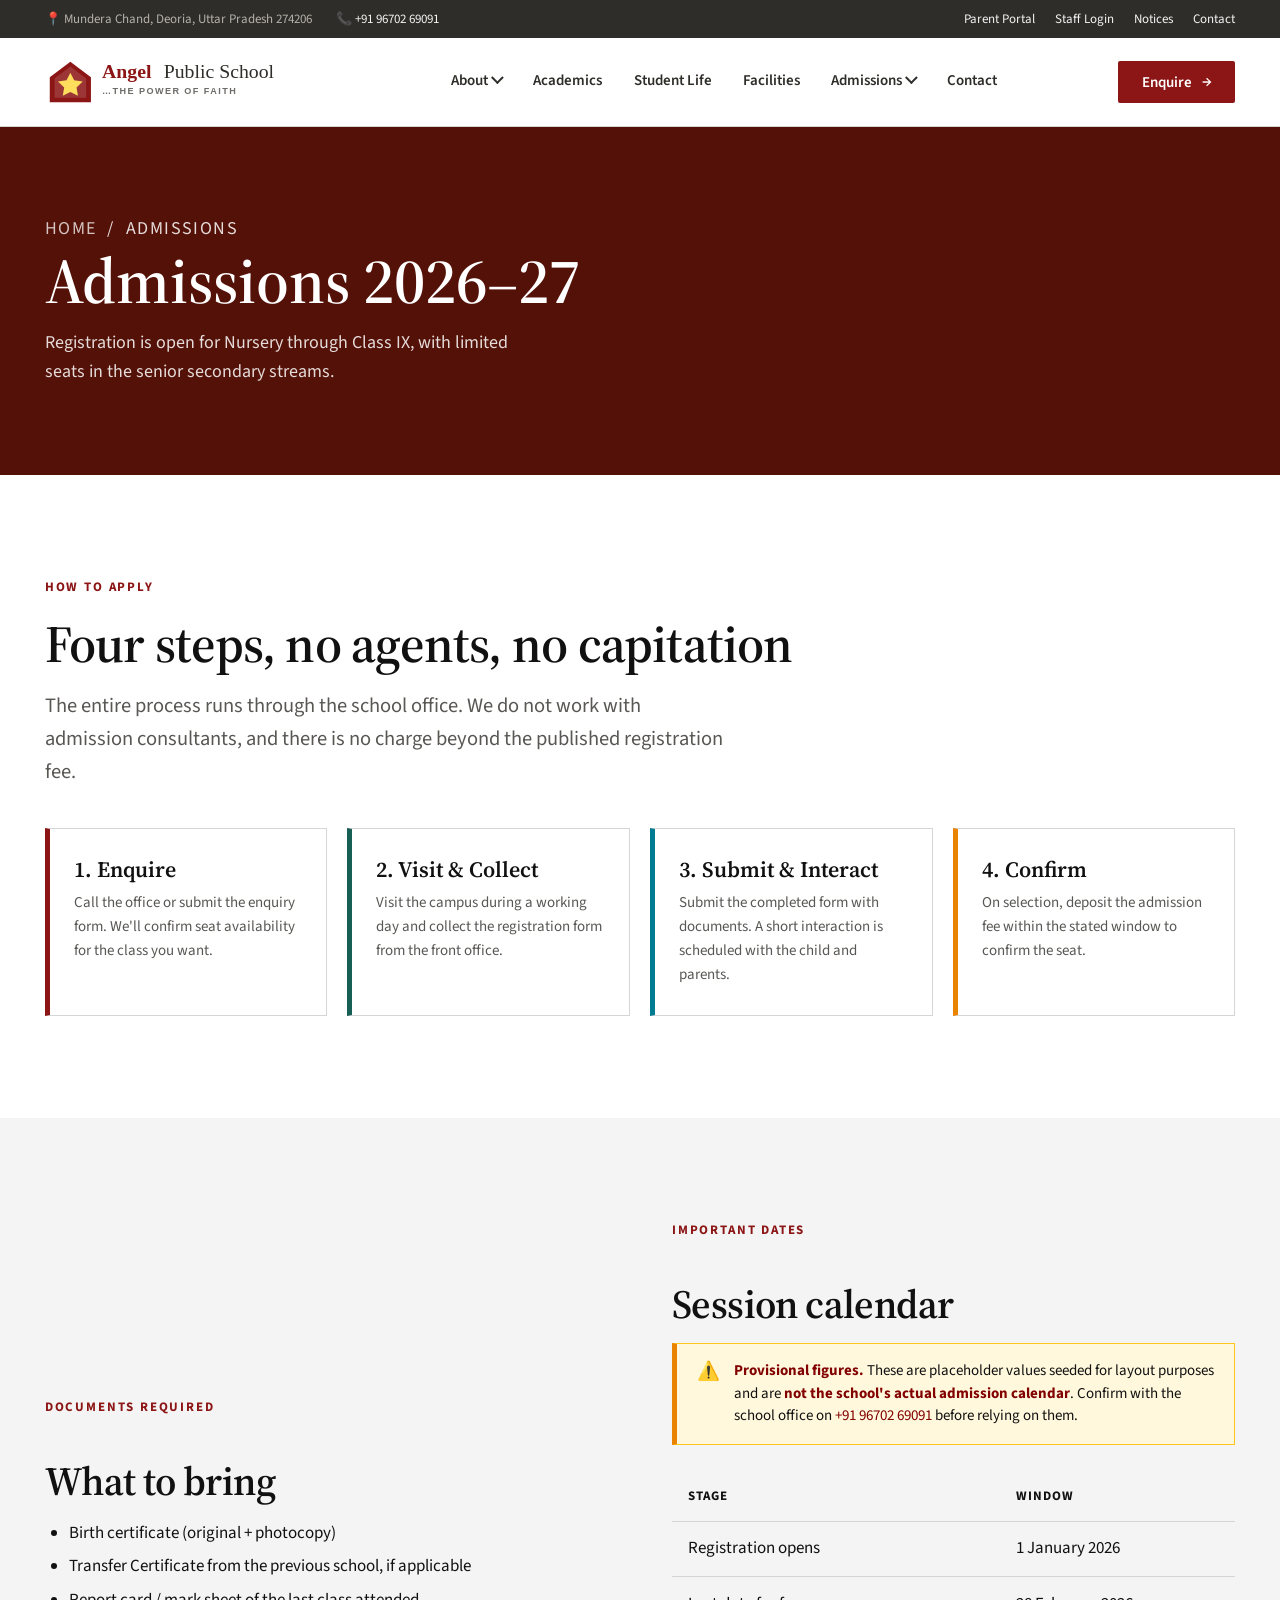
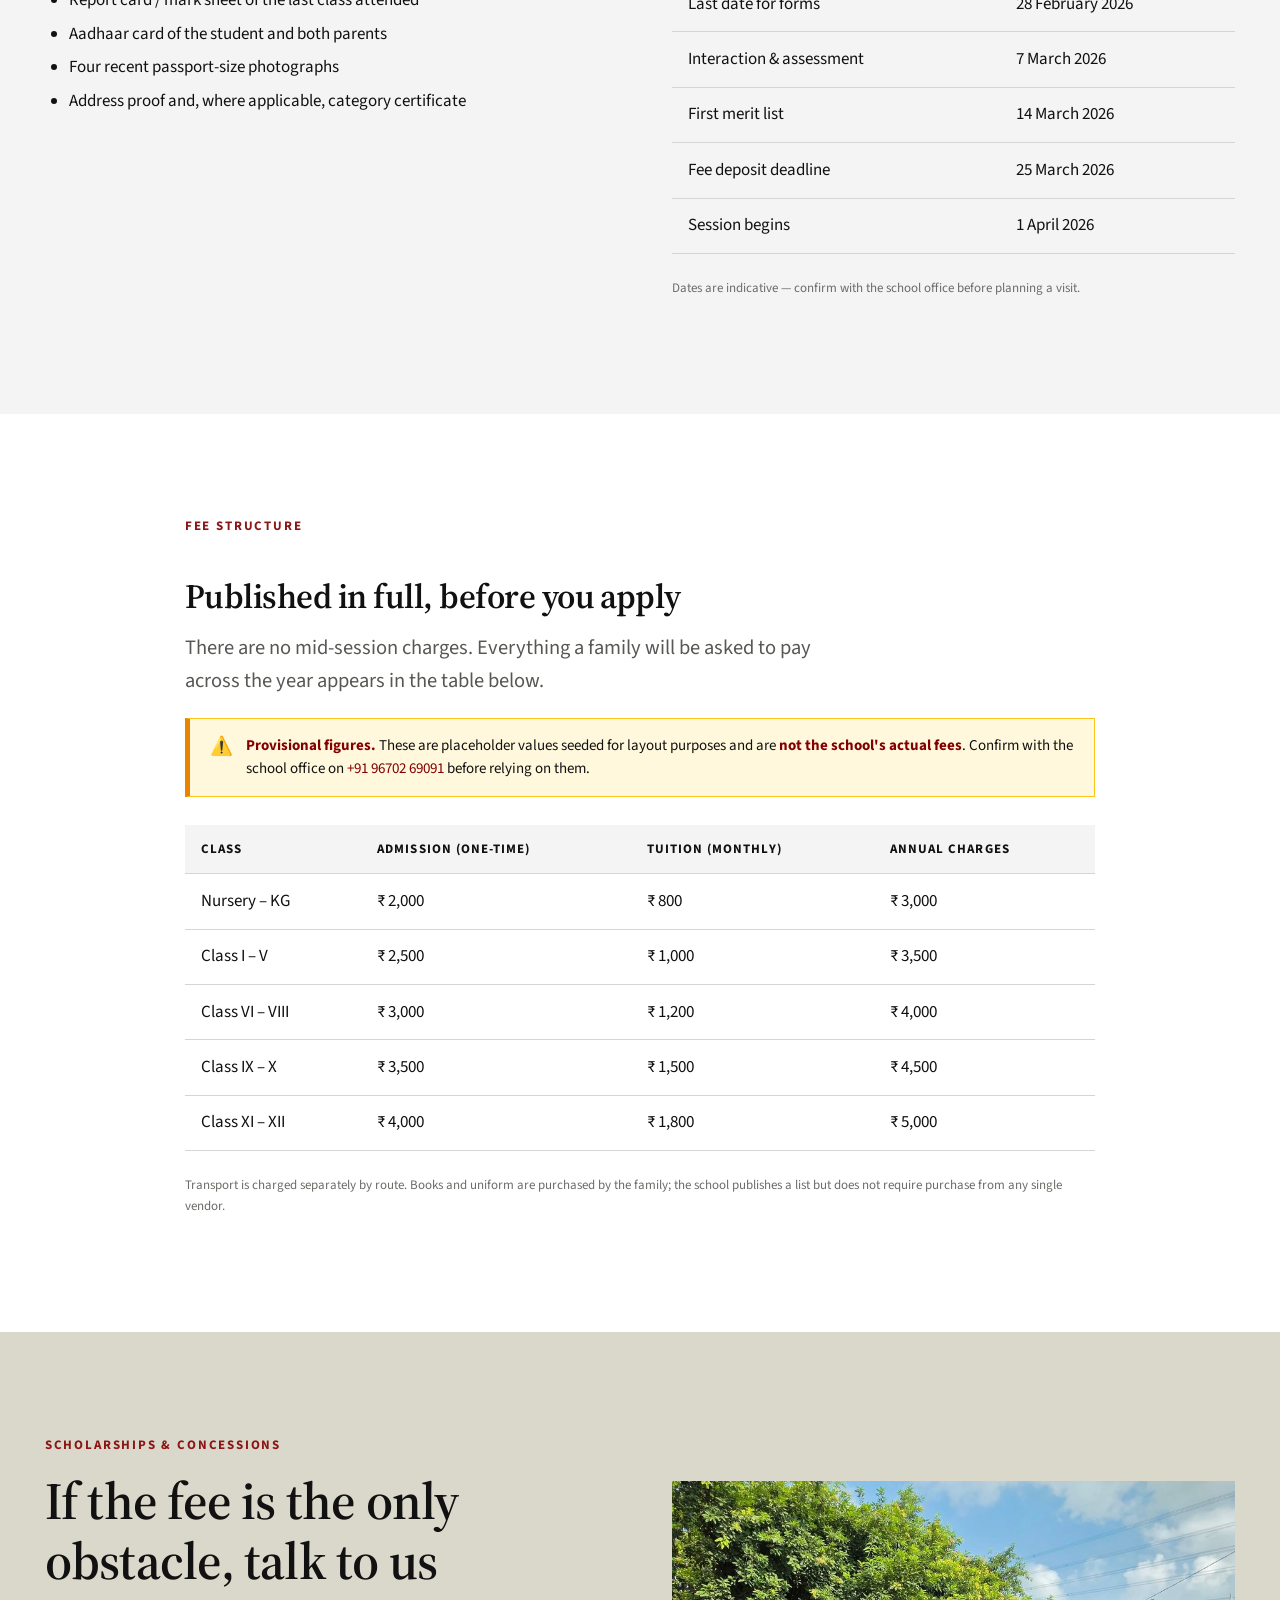
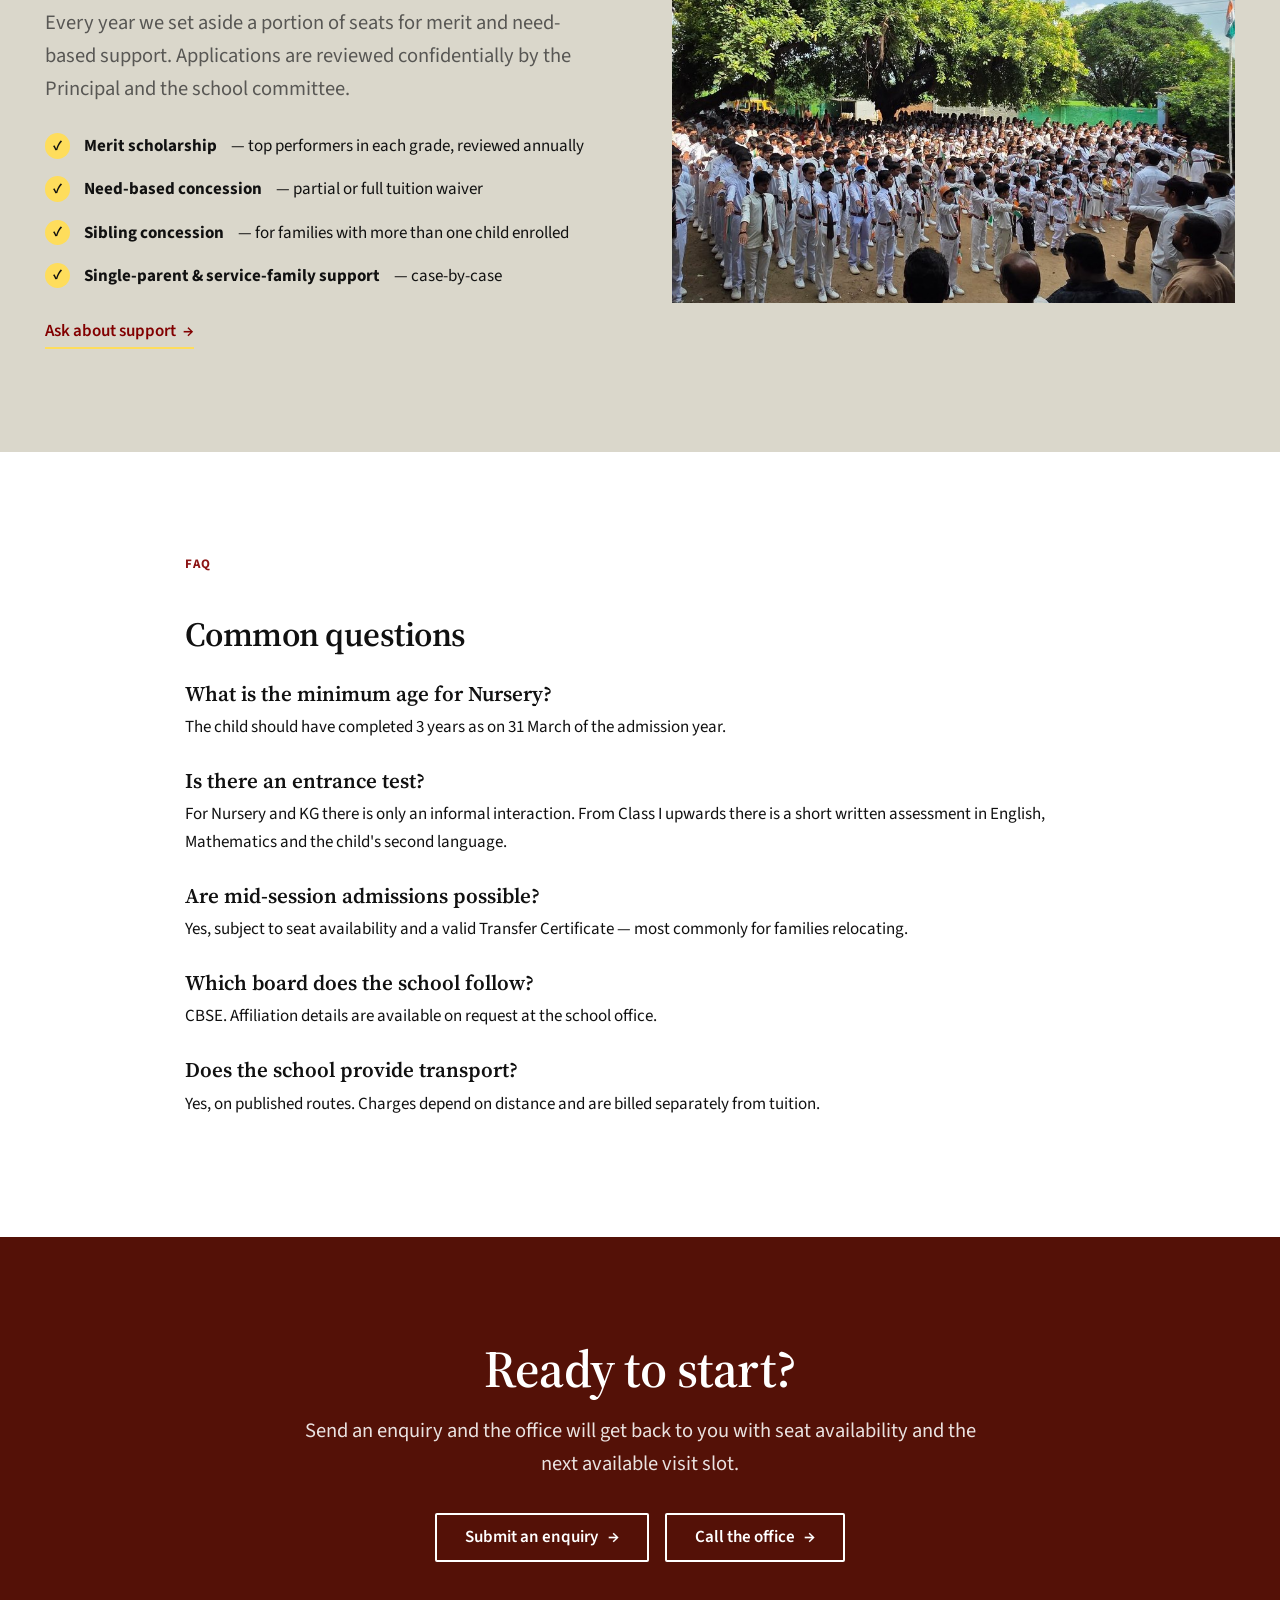
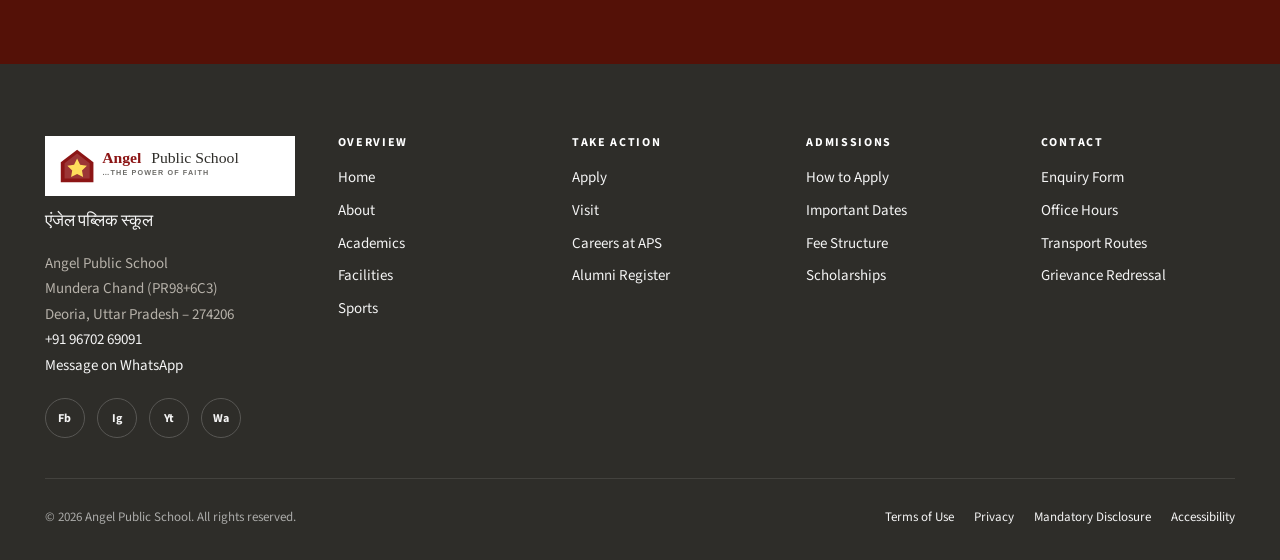
<file: admissions.html>
<!DOCTYPE html>
<html lang="en">
<head>
<meta charset="utf-8">
<meta name="viewport" content="width=device-width, initial-scale=1">
<title>Admissions — Angel Public School</title>
<meta name="description" content="Admissions at Angel Public School, Deoria, Uttar Pradesh — how to apply, important dates, fee structure, scholarships and FAQ. Call +91 96702 69091.">
<link rel="canonical" href="https://angelpublicschool.in/admissions.html">
<meta property="og:type" content="website">
<meta property="og:site_name" content="Angel Public School">
<meta property="og:locale" content="en_IN">
<meta property="og:title" content="Admissions 2026–27 — Angel Public School">
<meta property="og:description" content="Admissions at Angel Public School, Deoria, Uttar Pradesh — how to apply, important dates, fee structure, scholarships and FAQ. Call +91 96702 69091.">
<meta property="og:url" content="https://angelpublicschool.in/admissions.html">
<meta property="og:image" content="https://angelpublicschool.in/assets/og-image.png">
<meta property="og:image:width" content="1200">
<meta property="og:image:height" content="630">
<meta name="twitter:card" content="summary_large_image">
<meta name="theme-color" content="#8C1515">
<link rel="icon" href="assets/logo.svg" type="image/svg+xml">
<link rel="preconnect" href="https://fonts.googleapis.com">
<link rel="preconnect" href="https://fonts.gstatic.com" crossorigin>
<link href="https://fonts.googleapis.com/css2?family=Source+Sans+3:wght@400;600;700&family=Source+Serif+4:opsz,wght@8..60,400;8..60,600&display=swap" rel="stylesheet">
<link rel="stylesheet" href="css/style.css">
</head>
<body>

<a class="skip-link" href="#main">Skip to main content</a>

<div class="utility-bar">
  <div class="wrap utility-bar__inner">
    <div class="utility-bar__contact">
      <span>📍 Mundera Chand, Deoria, Uttar Pradesh 274206</span>
      <span>📞 <a href="tel:+919670269091">+91 96702 69091</a></span>
    </div>
    <ul class="utility-bar__links">
      <li><a href="#">Parent Portal</a></li>
      <li><a href="#">Staff Login</a></li>
      <li><a href="#">Notices</a></li>
      <li><a href="contact.html">Contact</a></li>
    </ul>
  </div>
</div>

<header class="site-header">
  <div class="wrap site-header__inner">
    <a class="site-logo" href="index.html"><img src="assets/logo.svg" alt="Angel Public School — home"></a>
    <nav class="nav" id="primary-nav" aria-label="Primary">
      <div class="nav__item nav__item--has-panel">
        <button class="nav__link" aria-expanded="false">About <i class="chev" aria-hidden="true"></i></button>
        <div class="nav__panel">
          <a href="about.html">About the School</a>
          <a href="about.html#principal">Principal's Message</a>
          <a href="about.html#vision">Vision &amp; Mission</a>
          <a href="about.html#faculty">Our Faculty</a>
        </div>
      </div>
      <div class="nav__item"><a class="nav__link" href="academics.html">Academics</a></div>
      <div class="nav__item"><a class="nav__link" href="index.html#citizenship">Student Life</a></div>
      <div class="nav__item"><a class="nav__link" href="index.html#facilities">Facilities</a></div>
      <div class="nav__item nav__item--has-panel">
        <button class="nav__link" aria-expanded="false">Admissions <i class="chev" aria-hidden="true"></i></button>
        <div class="nav__panel">
          <a href="admissions.html">How to Apply</a>
          <a href="admissions.html#dates">Important Dates</a>
          <a href="admissions.html#fees">Fee Structure</a>
          <a href="admissions.html#scholarships">Scholarships</a>
          <a href="admissions.html#faq">Admission FAQ</a>
        </div>
      </div>
      <div class="nav__item"><a class="nav__link" href="contact.html">Contact</a></div>
    </nav>
    <div class="header-actions">
      <a class="btn btn--primary btn--apply" href="contact.html">Enquire</a>
      <button class="nav-toggle" type="button" aria-expanded="false" aria-controls="primary-nav" aria-label="Open menu"><span></span></button>
    </div>
  </div>
</header>

<main id="main">

  <section class="page-hero">
    <div class="wrap">
      <p class="breadcrumb"><a href="index.html">Home</a> &nbsp;/&nbsp; Admissions</p>
      <h1 class="page-hero__title">Admissions 2026–27</h1>
      <p>Registration is open for Nursery through Class IX, with limited seats in the senior secondary streams.</p>
    </div>
  </section>

  <!-- steps -->
  <section class="section">
    <div class="wrap">
      <p class="eyebrow">How to Apply</p>
      <h2 class="section-title">Four steps, no agents, no capitation</h2>
      <p class="section-lede" style="margin-bottom:2.5rem">
        The entire process runs through the school office. We do not work with
        admission consultants, and there is no charge beyond the published
        registration fee.
      </p>

      <div class="topic-grid">
        <div class="topic-card">
          <h3>1. Enquire</h3>
          <p>Call the office or submit the enquiry form. We'll confirm seat availability for the class you want.</p>
        </div>
        <div class="topic-card">
          <h3>2. Visit &amp; Collect</h3>
          <p>Visit the campus during a working day and collect the registration form from the front office.</p>
        </div>
        <div class="topic-card">
          <h3>3. Submit &amp; Interact</h3>
          <p>Submit the completed form with documents. A short interaction is scheduled with the child and parents.</p>
        </div>
        <div class="topic-card">
          <h3>4. Confirm</h3>
          <p>On selection, deposit the admission fee within the stated window to confirm the seat.</p>
        </div>
      </div>
    </div>
  </section>

  <!-- documents + dates -->
  <section class="section section--alt" id="dates">
    <div class="wrap">
      <div class="split">
        <div class="split__body prose">
          <p class="eyebrow">Documents Required</p>
          <h2 class="section-title" style="font-size:clamp(1.75rem,3.4vw,2.5rem)">What to bring</h2>
          <ul>
            <li>Birth certificate (original + photocopy)</li>
            <li>Transfer Certificate from the previous school, if applicable</li>
            <li>Report card / mark sheet of the last class attended</li>
            <li>Aadhaar card of the student and both parents</li>
            <li>Four recent passport-size photographs</li>
            <li>Address proof and, where applicable, category certificate</li>
          </ul>
        </div>

        <div class="split__body prose">
          <p class="eyebrow">Important Dates</p>
          <h2 class="section-title" style="font-size:clamp(1.75rem,3.4vw,2.5rem)">Session calendar</h2>
          <p class="notice"><span><strong>Provisional figures.</strong> These are placeholder values seeded for layout purposes and are <strong>not the school's actual admission calendar</strong>. Confirm with the school office on <a href="tel:+919670269091">+91 96702 69091</a> before relying on them.</span></p>
          <div class="table-scroll">
            <table>
              <thead>
                <tr><th scope="col">Stage</th><th scope="col">Window</th></tr>
              </thead>
              <tbody>
                <tr><td>Registration opens</td><td>1 January 2026</td></tr>
                <tr><td>Last date for forms</td><td>28 February 2026</td></tr>
                <tr><td>Interaction &amp; assessment</td><td>7 March 2026</td></tr>
                <tr><td>First merit list</td><td>14 March 2026</td></tr>
                <tr><td>Fee deposit deadline</td><td>25 March 2026</td></tr>
                <tr><td>Session begins</td><td>1 April 2026</td></tr>
              </tbody>
            </table>
          </div>
          <p class="form-note">Dates are indicative — confirm with the school office before planning a visit.</p>
        </div>
      </div>
    </div>
  </section>

  <!-- fees -->
  <section class="section" id="fees">
    <div class="wrap wrap--narrow prose">
      <p class="eyebrow">Fee Structure</p>
      <h2 class="section-title" style="margin-bottom:1rem">Published in full, before you apply</h2>
      <p class="section-lede">
        There are no mid-session charges. Everything a family will be asked to pay
        across the year appears in the table below.
      </p>

      <p class="notice"><span><strong>Provisional figures.</strong> These are placeholder values seeded for layout purposes and are <strong>not the school's actual fees</strong>. Confirm with the school office on <a href="tel:+919670269091">+91 96702 69091</a> before relying on them.</span></p>
      <div class="table-scroll">
        <table>
          <thead>
            <tr>
              <th scope="col">Class</th>
              <th scope="col">Admission (one-time)</th>
              <th scope="col">Tuition (monthly)</th>
              <th scope="col">Annual charges</th>
            </tr>
          </thead>
          <tbody>
            <tr><td>Nursery – KG</td><td>₹ 2,000</td><td>₹ 800</td><td>₹ 3,000</td></tr>
            <tr><td>Class I – V</td><td>₹ 2,500</td><td>₹ 1,000</td><td>₹ 3,500</td></tr>
            <tr><td>Class VI – VIII</td><td>₹ 3,000</td><td>₹ 1,200</td><td>₹ 4,000</td></tr>
            <tr><td>Class IX – X</td><td>₹ 3,500</td><td>₹ 1,500</td><td>₹ 4,500</td></tr>
            <tr><td>Class XI – XII</td><td>₹ 4,000</td><td>₹ 1,800</td><td>₹ 5,000</td></tr>
          </tbody>
        </table>
      </div>
      <p class="form-note">
        Transport is charged separately by route. Books and uniform are purchased
        by the family; the school publishes a list but does not require purchase
        from any single vendor.
      </p>
    </div>
  </section>

  <!-- scholarships -->
  <section class="section section--fog" id="scholarships">
    <div class="wrap">
      <div class="split split--reverse">
        <div class="split__media"><img src="assets/img/aid-2.jpg" alt="Students of Angel Public School" loading="lazy"></div>
        <div class="split__body">
          <p class="eyebrow">Scholarships &amp; Concessions</p>
          <h2 class="section-title">If the fee is the only obstacle, talk to us</h2>
          <p class="section-lede">
            Every year we set aside a portion of seats for merit and need-based
            support. Applications are reviewed confidentially by the Principal and
            the school committee.
          </p>
          <ul class="checklist">
            <li><strong>Merit scholarship</strong> — top performers in each grade, reviewed annually</li>
            <li><strong>Need-based concession</strong> — partial or full tuition waiver</li>
            <li><strong>Sibling concession</strong> — for families with more than one child enrolled</li>
            <li><strong>Single-parent &amp; service-family support</strong> — case-by-case</li>
          </ul>
          <a class="link-arrow" href="contact.html">Ask about support</a>
        </div>
      </div>
    </div>
  </section>

  <!-- faq -->
  <section class="section" id="faq">
    <div class="wrap wrap--narrow prose">
      <p class="eyebrow">FAQ</p>
      <h2 class="section-title" style="margin-bottom:1.5rem">Common questions</h2>

      <h3>What is the minimum age for Nursery?</h3>
      <p>The child should have completed 3 years as on 31 March of the admission year.</p>

      <h3>Is there an entrance test?</h3>
      <p>For Nursery and KG there is only an informal interaction. From Class I upwards there is a short written assessment in English, Mathematics and the child's second language.</p>

      <h3>Are mid-session admissions possible?</h3>
      <p>Yes, subject to seat availability and a valid Transfer Certificate — most commonly for families relocating.</p>

      <h3>Which board does the school follow?</h3>
      <p>CBSE. Affiliation details are available on request at the school office.</p>

      <h3>Does the school provide transport?</h3>
      <p>Yes, on published routes. Charges depend on distance and are billed separately from tuition.</p>
    </div>
  </section>

  <section class="section section--red">
    <div class="wrap wrap--narrow" style="text-align:center">
      <h2 class="section-title">Ready to start?</h2>
      <p class="section-lede" style="margin-inline:auto;color:rgba(255,255,255,.88)">
        Send an enquiry and the office will get back to you with seat availability and the next available visit slot.
      </p>
      <div style="display:flex;gap:1rem;justify-content:center;flex-wrap:wrap;margin-top:2rem">
        <a class="btn btn--knockout" href="contact.html">Submit an enquiry</a>
        <a class="btn btn--knockout" href="tel:+919670269091">Call the office</a>
      </div>
    </div>
  </section>

</main>

<footer class="site-footer">
  <div class="wrap">
    <div class="footer__top">
      <div class="footer__brand">
        <img src="assets/logo.svg" alt="Angel Public School">
        <p lang="hi" style="margin:-.5rem 0 1rem;font-size:1.0625rem;color:var(--fog-light)">एंजेल पब्लिक स्कूल</p>
        <address>
          Angel Public School<br>
          Mundera Chand (PR98+6C3)<br>
          Deoria, Uttar Pradesh – 274206<br>
          <a href="tel:+919670269091">+91 96702 69091</a><br>
          <a href="https://wa.me/919670269091">Message on WhatsApp</a>
        </address>
        <div class="social">
          <a href="#" aria-label="Facebook">Fb</a>
          <a href="#" aria-label="Instagram">Ig</a>
          <a href="#" aria-label="YouTube">Yt</a>
          <a href="#" aria-label="WhatsApp">Wa</a>
        </div>
      </div>
      <div class="footer__col">
        <h2>Overview</h2>
        <ul>
          <li><a href="index.html">Home</a></li>
          <li><a href="about.html">About</a></li>
          <li><a href="academics.html">Academics</a></li>
          <li><a href="index.html#facilities">Facilities</a></li>
          <li><a href="index.html#sports">Sports</a></li>
        </ul>
      </div>
      <div class="footer__col">
        <h2>Take Action</h2>
        <ul>
          <li><a href="admissions.html">Apply</a></li>
          <li><a href="contact.html">Visit</a></li>
          <li><a href="#">Careers at APS</a></li>
          <li><a href="#">Alumni Register</a></li>
        </ul>
      </div>
      <div class="footer__col">
        <h2>Admissions</h2>
        <ul>
          <li><a href="admissions.html">How to Apply</a></li>
          <li><a href="admissions.html#dates">Important Dates</a></li>
          <li><a href="admissions.html#fees">Fee Structure</a></li>
          <li><a href="admissions.html#scholarships">Scholarships</a></li>
        </ul>
      </div>
      <div class="footer__col">
        <h2>Contact</h2>
        <ul>
          <li><a href="contact.html">Enquiry Form</a></li>
          <li><a href="#">Office Hours</a></li>
          <li><a href="#">Transport Routes</a></li>
          <li><a href="#">Grievance Redressal</a></li>
        </ul>
      </div>
    </div>
    <div class="footer__legal">
      <p style="margin:0">© <span data-year>2026</span> Angel Public School. All rights reserved.</p>
      <ul>
        <li><a href="#">Terms of Use</a></li>
        <li><a href="#">Privacy</a></li>
        <li><a href="#">Mandatory Disclosure</a></li>
        <li><a href="#">Accessibility</a></li>
      </ul>
    </div>
  </div>
</footer>

<script src="js/main.js"></script>
</body>
</html>
</file>
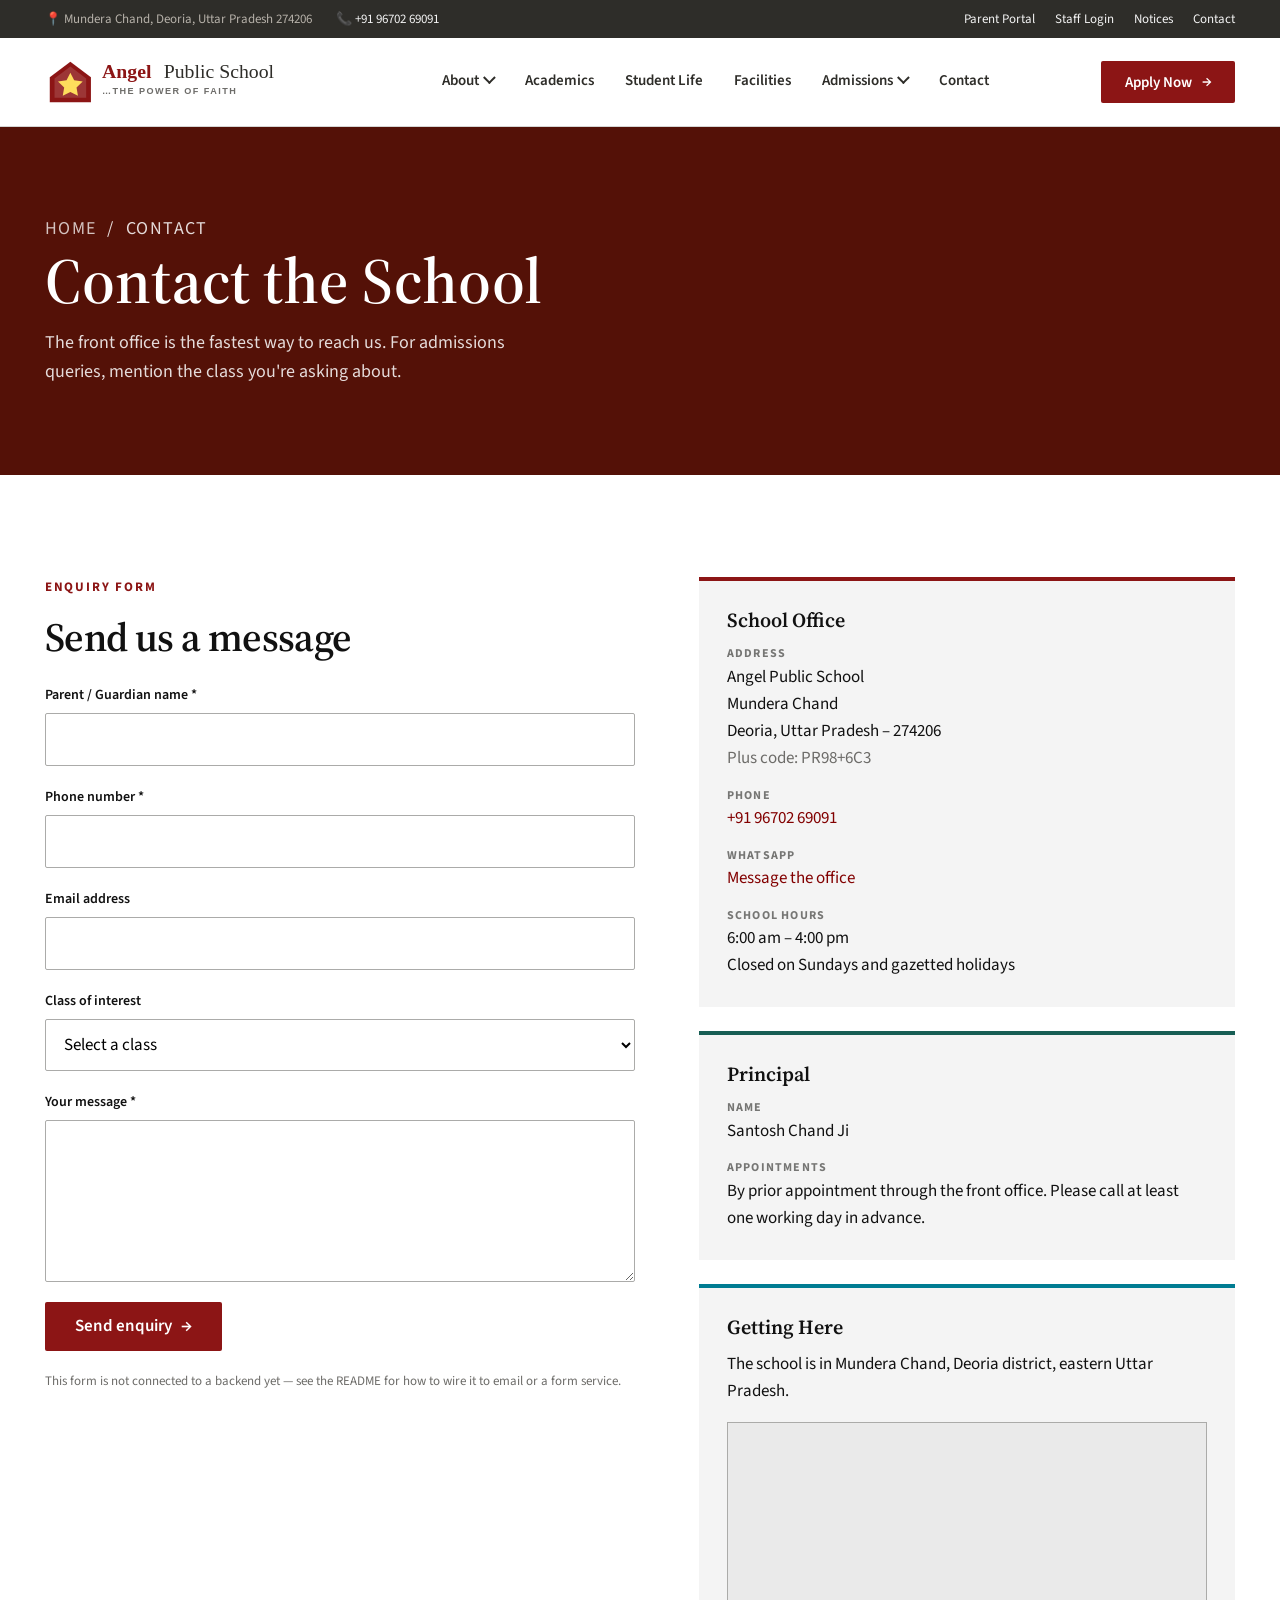
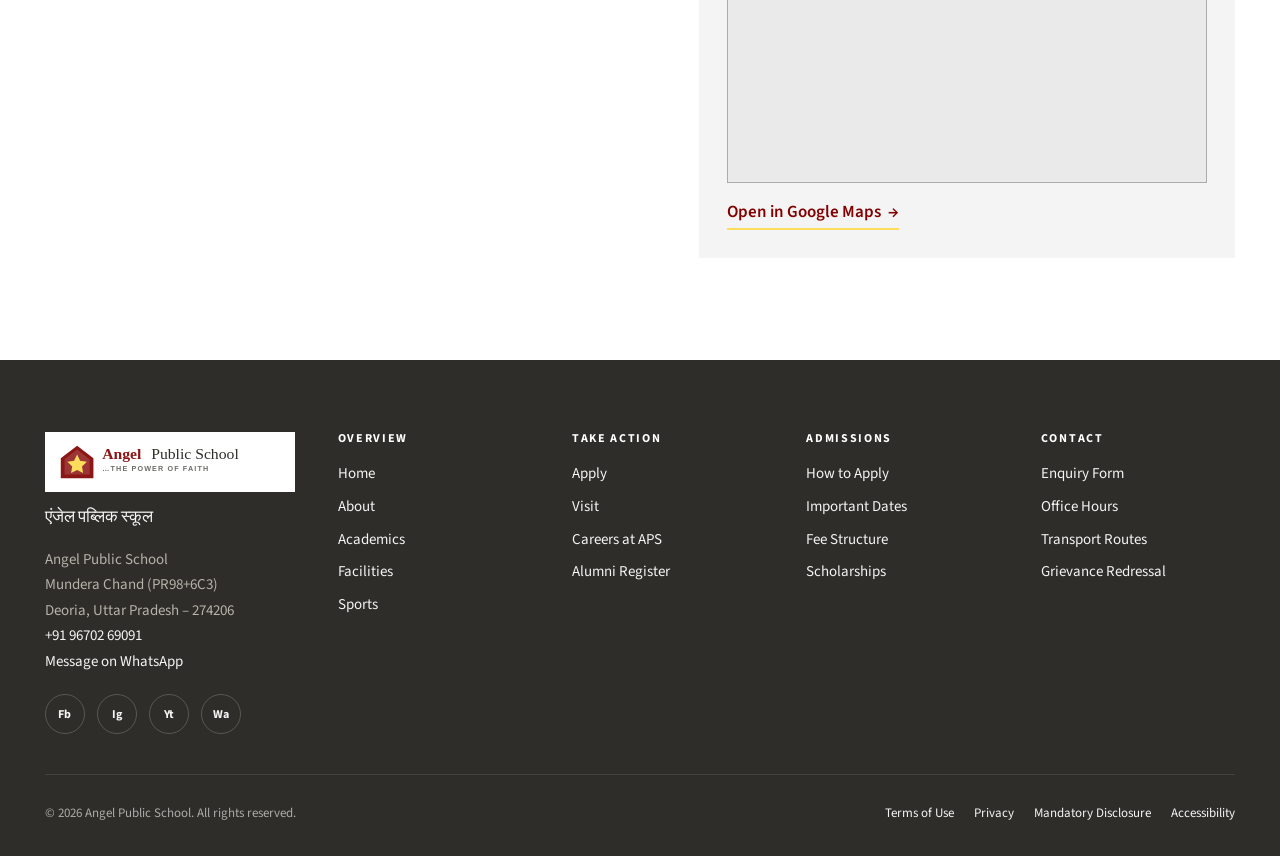
<file: contact.html>
<!DOCTYPE html>
<html lang="en">
<head>
<meta charset="utf-8">
<meta name="viewport" content="width=device-width, initial-scale=1">
<title>Contact — Angel Public School</title>
<meta name="description" content="Contact Angel Public School, Mundera Chand, Deoria, Uttar Pradesh 274206 — phone +91 96702 69091, school hours, map and enquiry form.">
<link rel="canonical" href="https://angelpublicschool.in/contact.html">
<meta property="og:type" content="website">
<meta property="og:site_name" content="Angel Public School">
<meta property="og:locale" content="en_IN">
<meta property="og:title" content="Contact — Angel Public School">
<meta property="og:description" content="Contact Angel Public School, Mundera Chand, Deoria, Uttar Pradesh 274206 — phone +91 96702 69091, school hours, map and enquiry form.">
<meta property="og:url" content="https://angelpublicschool.in/contact.html">
<meta property="og:image" content="https://angelpublicschool.in/assets/og-image.png">
<meta property="og:image:width" content="1200">
<meta property="og:image:height" content="630">
<meta name="twitter:card" content="summary_large_image">
<meta name="theme-color" content="#8C1515">
<link rel="icon" href="assets/logo.svg" type="image/svg+xml">
<link rel="preconnect" href="https://fonts.googleapis.com">
<link rel="preconnect" href="https://fonts.gstatic.com" crossorigin>
<link href="https://fonts.googleapis.com/css2?family=Source+Sans+3:wght@400;600;700&family=Source+Serif+4:opsz,wght@8..60,400;8..60,600&display=swap" rel="stylesheet">
<link rel="stylesheet" href="css/style.css">
</head>
<body>

<a class="skip-link" href="#main">Skip to main content</a>

<div class="utility-bar">
  <div class="wrap utility-bar__inner">
    <div class="utility-bar__contact">
      <span>📍 Mundera Chand, Deoria, Uttar Pradesh 274206</span>
      <span>📞 <a href="tel:+919670269091">+91 96702 69091</a></span>
    </div>
    <ul class="utility-bar__links">
      <li><a href="#">Parent Portal</a></li>
      <li><a href="#">Staff Login</a></li>
      <li><a href="#">Notices</a></li>
      <li><a href="contact.html">Contact</a></li>
    </ul>
  </div>
</div>

<header class="site-header">
  <div class="wrap site-header__inner">
    <a class="site-logo" href="index.html"><img src="assets/logo.svg" alt="Angel Public School — home"></a>
    <nav class="nav" id="primary-nav" aria-label="Primary">
      <div class="nav__item nav__item--has-panel">
        <button class="nav__link" aria-expanded="false">About <i class="chev" aria-hidden="true"></i></button>
        <div class="nav__panel">
          <a href="about.html">About the School</a>
          <a href="about.html#principal">Principal's Message</a>
          <a href="about.html#vision">Vision &amp; Mission</a>
          <a href="about.html#faculty">Our Faculty</a>
        </div>
      </div>
      <div class="nav__item"><a class="nav__link" href="academics.html">Academics</a></div>
      <div class="nav__item"><a class="nav__link" href="index.html#citizenship">Student Life</a></div>
      <div class="nav__item"><a class="nav__link" href="index.html#facilities">Facilities</a></div>
      <div class="nav__item nav__item--has-panel">
        <button class="nav__link" aria-expanded="false">Admissions <i class="chev" aria-hidden="true"></i></button>
        <div class="nav__panel">
          <a href="admissions.html">How to Apply</a>
          <a href="admissions.html#dates">Important Dates</a>
          <a href="admissions.html#fees">Fee Structure</a>
          <a href="admissions.html#scholarships">Scholarships</a>
        </div>
      </div>
      <div class="nav__item"><a class="nav__link" href="contact.html">Contact</a></div>
    </nav>
    <div class="header-actions">
      <a class="btn btn--primary btn--apply" href="admissions.html">Apply Now</a>
      <button class="nav-toggle" type="button" aria-expanded="false" aria-controls="primary-nav" aria-label="Open menu"><span></span></button>
    </div>
  </div>
</header>

<main id="main">

  <section class="page-hero">
    <div class="wrap">
      <p class="breadcrumb"><a href="index.html">Home</a> &nbsp;/&nbsp; Contact</p>
      <h1 class="page-hero__title">Contact the School</h1>
      <p>The front office is the fastest way to reach us. For admissions queries, mention the class you're asking about.</p>
    </div>
  </section>

  <section class="section">
    <div class="wrap contact-grid">

      <!-- form -->
      <div>
        <p class="eyebrow">Enquiry Form</p>
        <h2 class="section-title" style="font-size:clamp(1.75rem,3.4vw,2.5rem);margin-bottom:1.5rem">Send us a message</h2>

        <form class="form-grid" data-enquiry-form novalidate>
          <p class="form-status" hidden role="status"></p>

          <div class="field">
            <label for="name">Parent / Guardian name <span aria-hidden="true">*</span></label>
            <input id="name" name="name" type="text" autocomplete="name" required>
          </div>

          <div class="field">
            <label for="phone">Phone number <span aria-hidden="true">*</span></label>
            <input id="phone" name="phone" type="tel" autocomplete="tel" inputmode="tel" required>
          </div>

          <div class="field">
            <label for="email">Email address</label>
            <input id="email" name="email" type="email" autocomplete="email">
          </div>

          <div class="field">
            <label for="grade">Class of interest</label>
            <select id="grade" name="grade">
              <option value="">Select a class</option>
              <option>Nursery / KG</option>
              <option>Class I – V</option>
              <option>Class VI – VIII</option>
              <option>Class IX – X</option>
              <option>Class XI – XII</option>
              <option>General enquiry</option>
            </select>
          </div>

          <div class="field">
            <label for="message">Your message <span aria-hidden="true">*</span></label>
            <textarea id="message" name="message" rows="5" required></textarea>
          </div>

          <div>
            <button class="btn btn--primary" type="submit">Send enquiry</button>
          </div>
          <p class="form-note">
            This form is not connected to a backend yet — see the README for how to wire it to email or a form service.
          </p>
        </form>
      </div>

      <!-- details -->
      <div style="display:grid;gap:1.5rem">
        <div class="info-card">
          <h3>School Office</h3>
          <dl>
            <div>
              <dt>Address</dt>
              <dd>
                Angel Public School<br>
                Mundera Chand<br>
                Deoria, Uttar Pradesh – 274206<br>
                <span style="color:var(--grey-70)">Plus code: PR98+6C3</span>
              </dd>
            </div>
            <div>
              <dt>Phone</dt>
              <dd><a href="tel:+919670269091">+91 96702 69091</a></dd>
            </div>
            <div>
              <dt>WhatsApp</dt>
              <dd><a href="https://wa.me/919670269091">Message the office</a></dd>
            </div>
            <div>
              <dt>School hours</dt>
              <dd>6:00 am – 4:00 pm<br>Closed on Sundays and gazetted holidays</dd>
            </div>
          </dl>
        </div>

        <div class="info-card" style="border-top-color:var(--palo-alto)">
          <h3>Principal</h3>
          <dl>
            <div>
              <dt>Name</dt>
              <dd>Santosh Chand Ji</dd>
            </div>
            <div>
              <dt>Appointments</dt>
              <dd>By prior appointment through the front office. Please call at least one working day in advance.</dd>
            </div>
          </dl>
        </div>

        <div class="info-card" style="border-top-color:var(--lagunita)">
          <h3>Getting Here</h3>
          <p>The school is in Mundera Chand, Deoria district, eastern Uttar Pradesh.</p>
          <div class="map-embed">
            <iframe
              title="Map showing Angel Public School, Mundera Chand, Deoria"
              src="https://www.openstreetmap.org/export/embed.html?bbox=83.8080%2C26.7130%2C83.8241%2C26.7230&amp;layer=mapnik&amp;marker=26.7180101%2C83.8160604"
              loading="lazy" referrerpolicy="no-referrer-when-downgrade"></iframe>
          </div>
          <p style="margin:1rem 0 0">
            <a class="link-arrow" href="https://maps.google.com/?cid=13568425395653224595">Open in Google Maps</a>
          </p>
        </div>
      </div>

    </div>
  </section>

</main>

<footer class="site-footer">
  <div class="wrap">
    <div class="footer__top">
      <div class="footer__brand">
        <img src="assets/logo.svg" alt="Angel Public School">
        <p lang="hi" style="margin:-.5rem 0 1rem;font-size:1.0625rem;color:var(--fog-light)">एंजेल पब्लिक स्कूल</p>
        <address>
          Angel Public School<br>
          Mundera Chand (PR98+6C3)<br>
          Deoria, Uttar Pradesh – 274206<br>
          <a href="tel:+919670269091">+91 96702 69091</a><br>
          <a href="https://wa.me/919670269091">Message on WhatsApp</a>
        </address>
        <div class="social">
          <a href="#" aria-label="Facebook">Fb</a>
          <a href="#" aria-label="Instagram">Ig</a>
          <a href="#" aria-label="YouTube">Yt</a>
          <a href="#" aria-label="WhatsApp">Wa</a>
        </div>
      </div>
      <div class="footer__col">
        <h2>Overview</h2>
        <ul>
          <li><a href="index.html">Home</a></li>
          <li><a href="about.html">About</a></li>
          <li><a href="academics.html">Academics</a></li>
          <li><a href="index.html#facilities">Facilities</a></li>
          <li><a href="index.html#sports">Sports</a></li>
        </ul>
      </div>
      <div class="footer__col">
        <h2>Take Action</h2>
        <ul>
          <li><a href="admissions.html">Apply</a></li>
          <li><a href="contact.html">Visit</a></li>
          <li><a href="#">Careers at APS</a></li>
          <li><a href="#">Alumni Register</a></li>
        </ul>
      </div>
      <div class="footer__col">
        <h2>Admissions</h2>
        <ul>
          <li><a href="admissions.html">How to Apply</a></li>
          <li><a href="admissions.html#dates">Important Dates</a></li>
          <li><a href="admissions.html#fees">Fee Structure</a></li>
          <li><a href="admissions.html#scholarships">Scholarships</a></li>
        </ul>
      </div>
      <div class="footer__col">
        <h2>Contact</h2>
        <ul>
          <li><a href="contact.html">Enquiry Form</a></li>
          <li><a href="#">Office Hours</a></li>
          <li><a href="#">Transport Routes</a></li>
          <li><a href="#">Grievance Redressal</a></li>
        </ul>
      </div>
    </div>
    <div class="footer__legal">
      <p style="margin:0">© <span data-year>2026</span> Angel Public School. All rights reserved.</p>
      <ul>
        <li><a href="#">Terms of Use</a></li>
        <li><a href="#">Privacy</a></li>
        <li><a href="#">Mandatory Disclosure</a></li>
        <li><a href="#">Accessibility</a></li>
      </ul>
    </div>
  </div>
</footer>

<script src="js/main.js"></script>
</body>
</html>
</file>
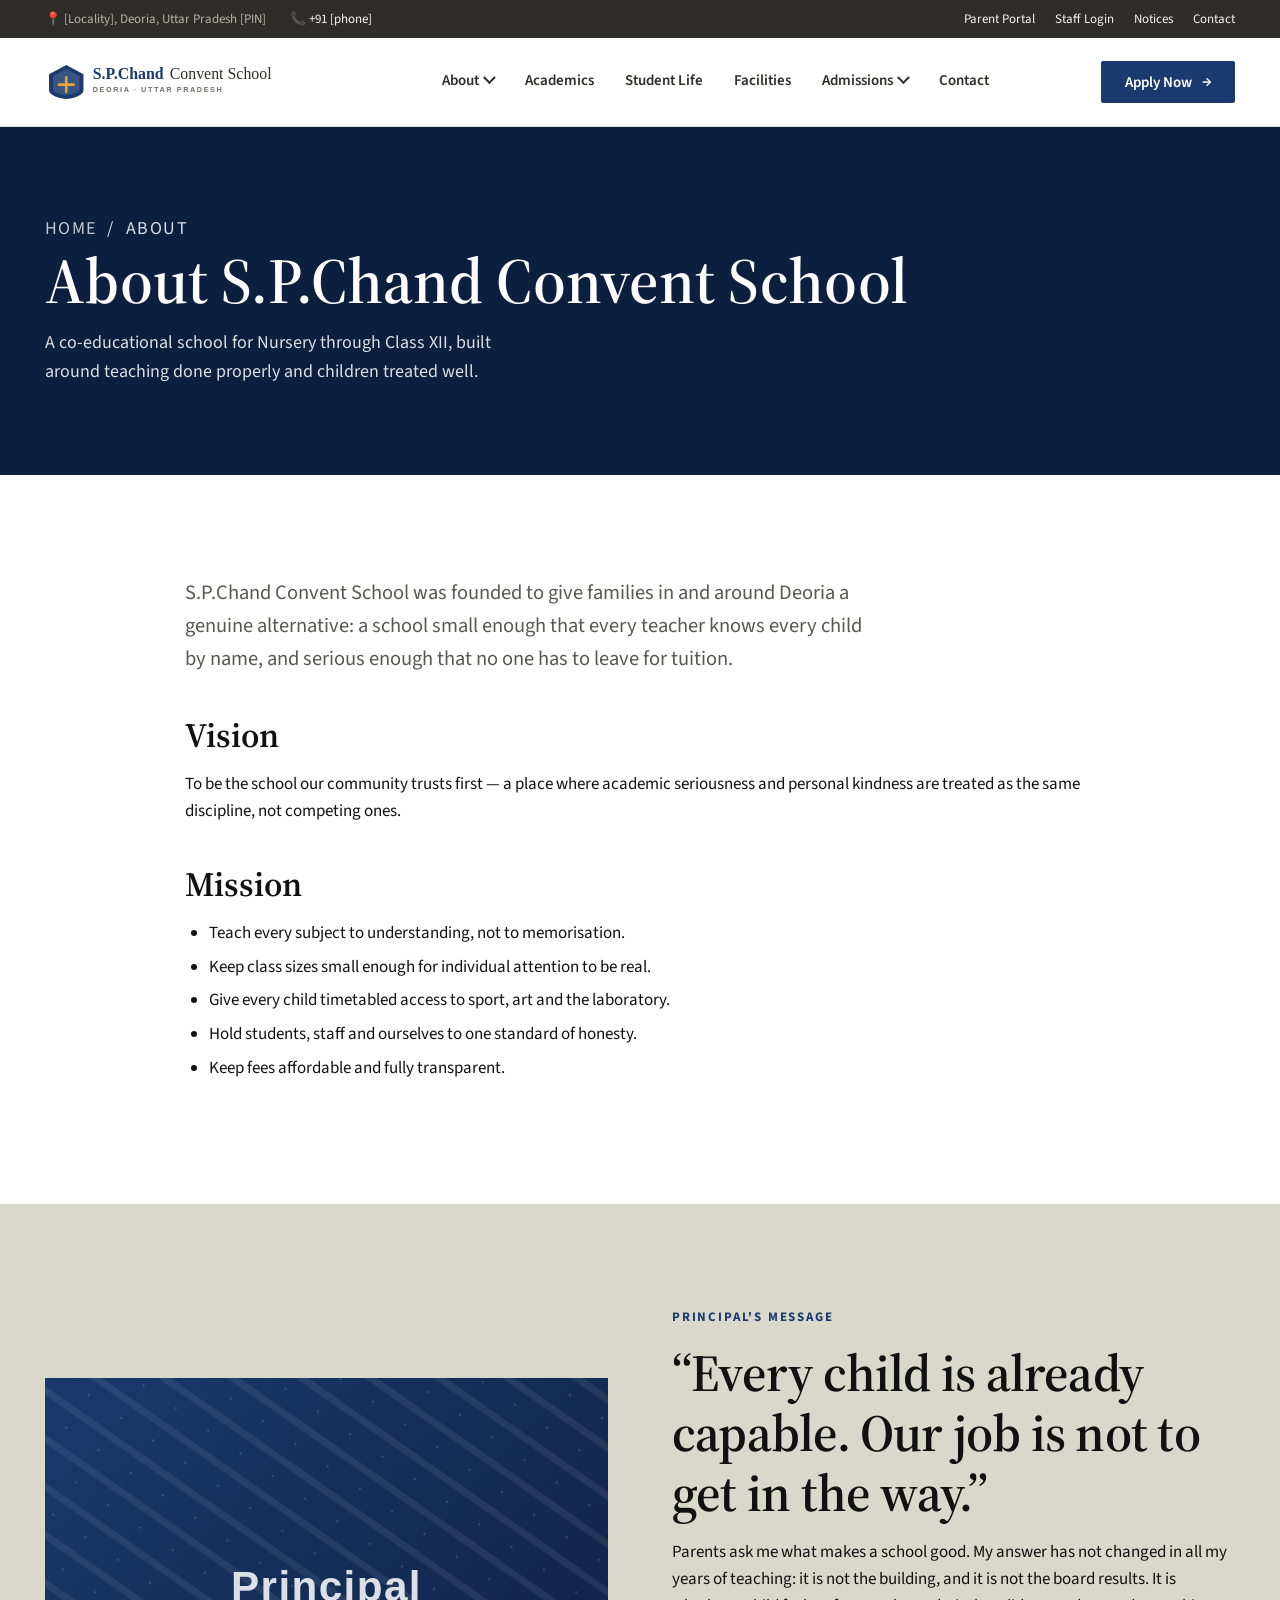
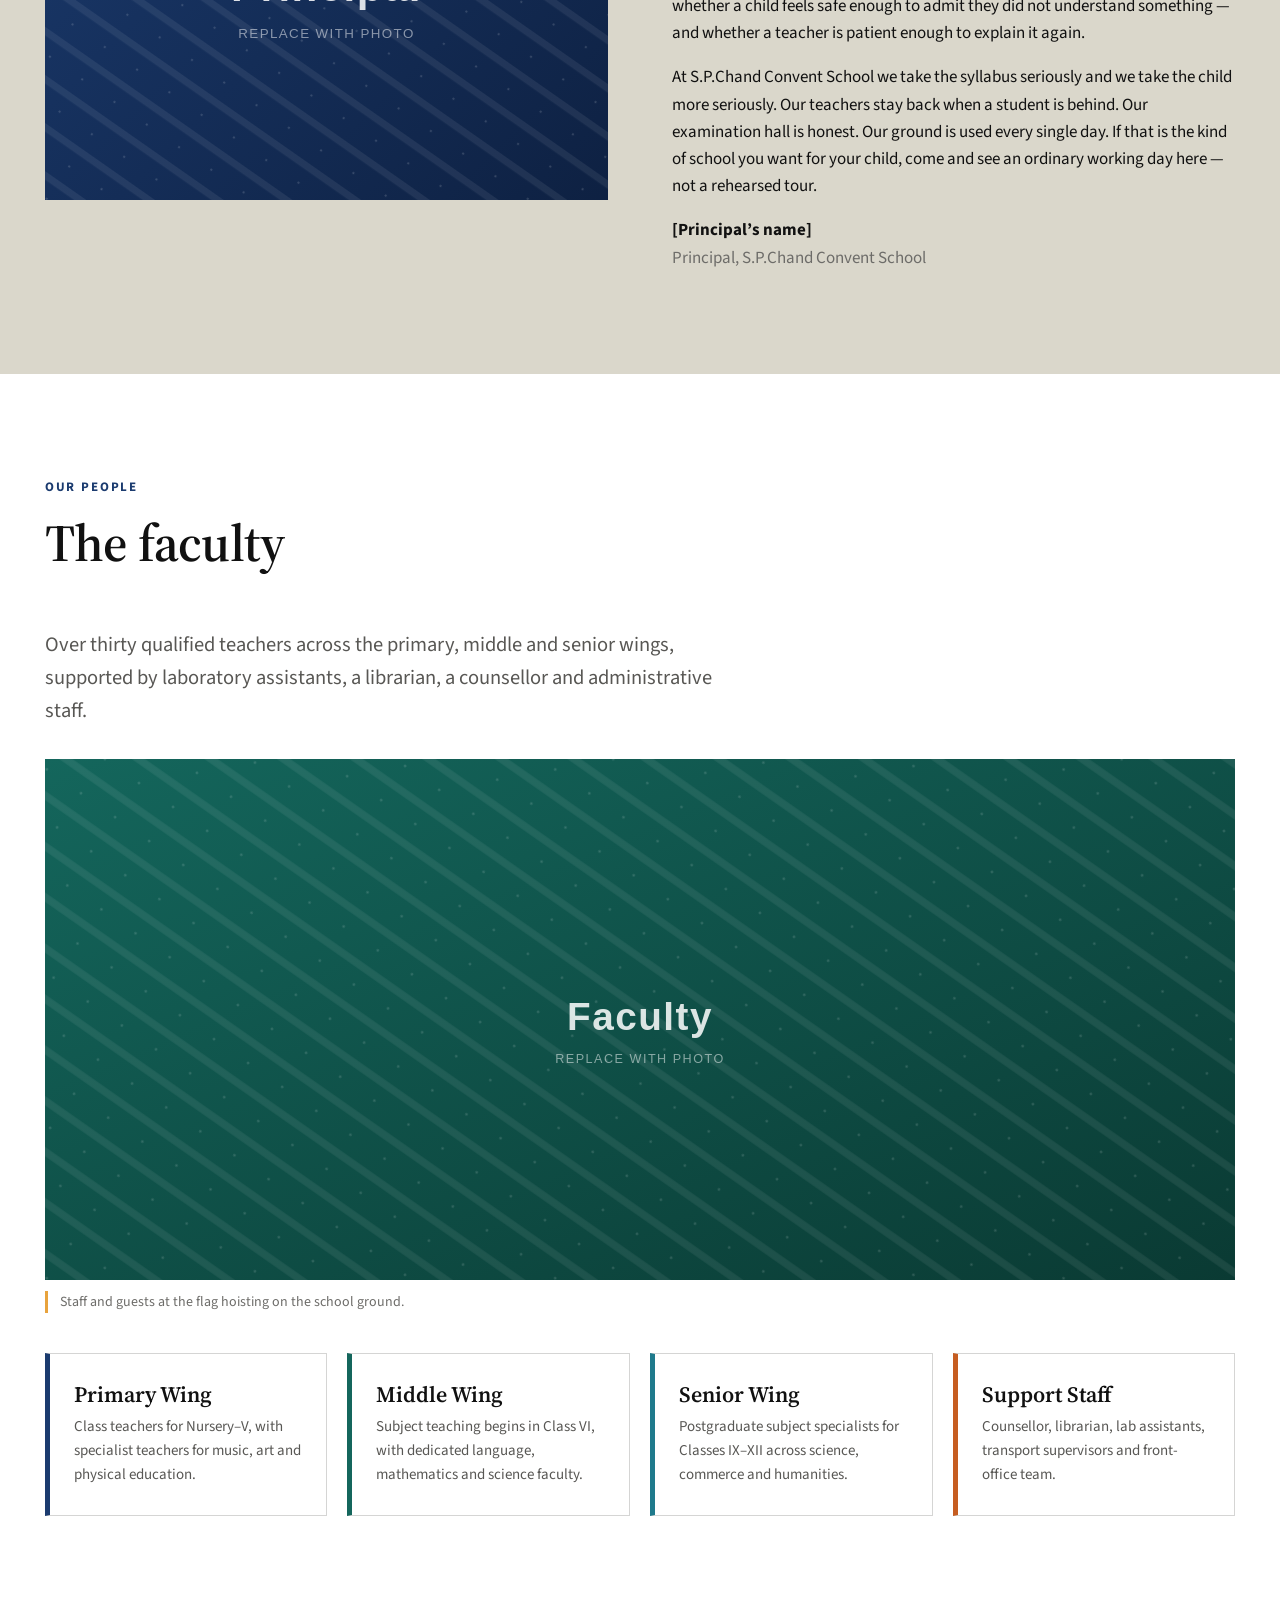
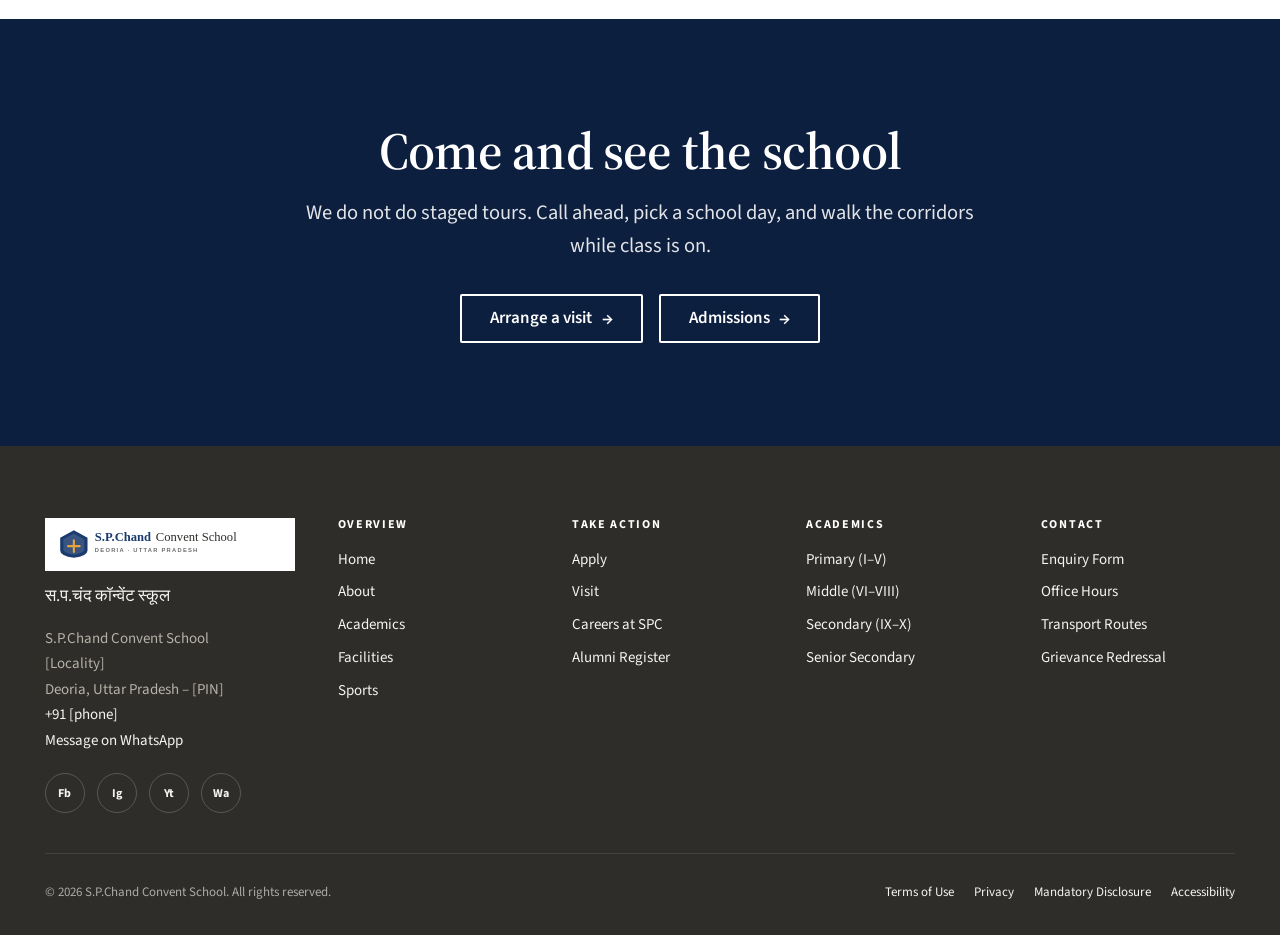
<file: spchand/about.html>
<!DOCTYPE html>
<html lang="en">
<head>
<meta charset="utf-8">
<meta name="viewport" content="width=device-width, initial-scale=1">
<title>About — S.P.Chand Convent School</title>
<meta name="description" content="About S.P.Chand Convent School, Deoria, Uttar Pradesh — vision, mission, Principal [Principal’s name]'s message and faculty.">
<link rel="canonical" href="https://spchandconvent.in/about.html">
<meta property="og:type" content="website">
<meta property="og:site_name" content="S.P.Chand Convent School">
<meta property="og:locale" content="en_IN">
<meta property="og:title" content="About — S.P.Chand Convent School">
<meta property="og:description" content="About S.P.Chand Convent School, Deoria, Uttar Pradesh — vision, mission, Principal [Principal’s name]'s message and faculty.">
<meta property="og:url" content="https://spchandconvent.in/about.html">
<meta property="og:image" content="https://spchandconvent.in/assets/og-image.png">
<meta property="og:image:width" content="1200">
<meta property="og:image:height" content="630">
<meta name="twitter:card" content="summary_large_image">
<meta name="theme-color" content="#8C1515">
<link rel="icon" href="assets/logo.svg" type="image/svg+xml">
<link rel="preconnect" href="https://fonts.googleapis.com">
<link rel="preconnect" href="https://fonts.gstatic.com" crossorigin>
<link href="https://fonts.googleapis.com/css2?family=Source+Sans+3:wght@400;600;700&family=Source+Serif+4:opsz,wght@8..60,400;8..60,600&display=swap" rel="stylesheet">
<link rel="stylesheet" href="css/style.css">
</head>
<body>

<a class="skip-link" href="#main">Skip to main content</a>

<div class="utility-bar">
  <div class="wrap utility-bar__inner">
    <div class="utility-bar__contact">
      <span>📍 [Locality], Deoria, Uttar Pradesh [PIN]</span>
      <span>📞 <a href="tel:">+91 [phone]</a></span>
    </div>
    <ul class="utility-bar__links">
      <li><a href="#">Parent Portal</a></li>
      <li><a href="#">Staff Login</a></li>
      <li><a href="#">Notices</a></li>
      <li><a href="contact.html">Contact</a></li>
    </ul>
  </div>
</div>

<header class="site-header">
  <div class="wrap site-header__inner">
    <a class="site-logo" href="index.html"><img src="assets/logo.svg" alt="S.P.Chand Convent School — home"></a>
    <nav class="nav" id="primary-nav" aria-label="Primary">
      <div class="nav__item nav__item--has-panel">
        <button class="nav__link" aria-expanded="false">About <i class="chev" aria-hidden="true"></i></button>
        <div class="nav__panel">
          <a href="about.html">About the School</a>
          <a href="about.html#principal">Principal's Message</a>
          <a href="about.html#vision">Vision &amp; Mission</a>
          <a href="about.html#faculty">Our Faculty</a>
        </div>
      </div>
      <div class="nav__item"><a class="nav__link" href="academics.html">Academics</a></div>
      <div class="nav__item"><a class="nav__link" href="index.html#citizenship">Student Life</a></div>
      <div class="nav__item"><a class="nav__link" href="index.html#facilities">Facilities</a></div>
      <div class="nav__item nav__item--has-panel">
        <button class="nav__link" aria-expanded="false">Admissions <i class="chev" aria-hidden="true"></i></button>
        <div class="nav__panel">
          <a href="admissions.html">How to Apply</a>
          <a href="admissions.html#dates">Important Dates</a>
          <a href="admissions.html#fees">Fee Structure</a>
          <a href="admissions.html#scholarships">Scholarships</a>
        </div>
      </div>
      <div class="nav__item"><a class="nav__link" href="contact.html">Contact</a></div>
    </nav>
    <div class="header-actions">
      <a class="btn btn--primary btn--apply" href="admissions.html">Apply Now</a>
      <button class="nav-toggle" type="button" aria-expanded="false" aria-controls="primary-nav" aria-label="Open menu"><span></span></button>
    </div>
  </div>
</header>

<main id="main">

  <section class="page-hero">
    <div class="wrap">
      <p class="breadcrumb"><a href="index.html">Home</a> &nbsp;/&nbsp; About</p>
      <h1 class="page-hero__title">About S.P.Chand Convent School</h1>
      <p>A co-educational school for Nursery through Class XII, built around teaching done properly and children treated well.</p>
    </div>
  </section>

  <section class="section">
    <div class="wrap wrap--narrow prose">
      <p class="section-lede">
        S.P.Chand Convent School was founded to give families in and around Deoria a
        genuine alternative: a school small enough that every teacher knows every
        child by name, and serious enough that no one has to leave for tuition.
      </p>

      <h2 id="vision">Vision</h2>
      <p>
        To be the school our community trusts first — a place where academic
        seriousness and personal kindness are treated as the same discipline, not
        competing ones.
      </p>

      <h2>Mission</h2>
      <ul>
        <li>Teach every subject to understanding, not to memorisation.</li>
        <li>Keep class sizes small enough for individual attention to be real.</li>
        <li>Give every child timetabled access to sport, art and the laboratory.</li>
        <li>Hold students, staff and ourselves to one standard of honesty.</li>
        <li>Keep fees affordable and fully transparent.</li>
      </ul>
    </div>
  </section>

  <section class="section section--fog" id="principal">
    <div class="wrap">
      <div class="split">
        <div class="split__media">
          <img src="assets/img/principal.svg" alt="The entrance to S.P.Chand Convent School" loading="lazy">
        </div>
        <div class="split__body">
          <p class="eyebrow">Principal's Message</p>
          <h2 class="section-title">“Every child is already capable. Our job is not to get in the way.”</h2>
          <p>
            Parents ask me what makes a school good. My answer has not changed in
            all my years of teaching: it is not the building, and it is not the
            board results. It is whether a child feels safe enough to admit they
            did not understand something — and whether a teacher is patient enough
            to explain it again.
          </p>
          <p>
            At S.P.Chand Convent School we take the syllabus seriously and we take the
            child more seriously. Our teachers stay back when a student is behind.
            Our examination hall is honest. Our ground is used every single day.
            If that is the kind of school you want for your child, come and see
            an ordinary working day here — not a rehearsed tour.
          </p>
          <p style="margin-bottom:0">
            <strong>[Principal’s name]</strong><br>
            <span style="color:var(--grey-70)">Principal, S.P.Chand Convent School</span>
          </p>
        </div>
      </div>
    </div>
  </section>

  <section class="section" id="faculty">
    <div class="wrap">
      <div class="section-head">
        <div>
          <p class="eyebrow">Our People</p>
          <h2 class="section-title">The faculty</h2>
        </div>
      </div>
      <p class="section-lede" style="margin-bottom:2rem">
        Over thirty qualified teachers across the primary, middle and senior wings,
        supported by laboratory assistants, a librarian, a counsellor and
        administrative staff.
      </p>

      <figure class="photo-band">
        <img src="assets/img/faculty.svg" alt="Teaching and administrative staff of S.P.Chand Convent School gathered for the flag-hoisting ceremony" loading="lazy">
        <figcaption>Staff and guests at the flag hoisting on the school ground.</figcaption>
      </figure>

      <div class="topic-grid">
        <div class="topic-card">
          <h3>Primary Wing</h3>
          <p>Class teachers for Nursery–V, with specialist teachers for music, art and physical education.</p>
        </div>
        <div class="topic-card">
          <h3>Middle Wing</h3>
          <p>Subject teaching begins in Class VI, with dedicated language, mathematics and science faculty.</p>
        </div>
        <div class="topic-card">
          <h3>Senior Wing</h3>
          <p>Postgraduate subject specialists for Classes IX–XII across science, commerce and humanities.</p>
        </div>
        <div class="topic-card">
          <h3>Support Staff</h3>
          <p>Counsellor, librarian, lab assistants, transport supervisors and front-office team.</p>
        </div>
      </div>
    </div>
  </section>

  <section class="section section--red">
    <div class="wrap wrap--narrow" style="text-align:center">
      <h2 class="section-title">Come and see the school</h2>
      <p class="section-lede" style="margin-inline:auto;color:rgba(255,255,255,.88)">
        We do not do staged tours. Call ahead, pick a school day, and walk the corridors while class is on.
      </p>
      <div style="display:flex;gap:1rem;justify-content:center;flex-wrap:wrap;margin-top:2rem">
        <a class="btn btn--knockout" href="contact.html">Arrange a visit</a>
        <a class="btn btn--knockout" href="admissions.html">Admissions</a>
      </div>
    </div>
  </section>

</main>

<footer class="site-footer">
  <div class="wrap">
    <div class="footer__top">
      <div class="footer__brand">
        <img src="assets/logo.svg" alt="S.P.Chand Convent School">
        <p lang="hi" style="margin:-.5rem 0 1rem;font-size:1.0625rem;color:var(--fog-light)">स.प.चंद कॉन्वेंट स्कूल</p>
        <address>
          S.P.Chand Convent School<br>
          [Locality]<br>
          Deoria, Uttar Pradesh – [PIN]<br>
          <a href="tel:">+91 [phone]</a><br>
          <a href="#">Message on WhatsApp</a>
        </address>
        <div class="social">
          <a href="#" aria-label="Facebook">Fb</a>
          <a href="#" aria-label="Instagram">Ig</a>
          <a href="#" aria-label="YouTube">Yt</a>
          <a href="#" aria-label="WhatsApp">Wa</a>
        </div>
      </div>
      <div class="footer__col">
        <h2>Overview</h2>
        <ul>
          <li><a href="index.html">Home</a></li>
          <li><a href="about.html">About</a></li>
          <li><a href="academics.html">Academics</a></li>
          <li><a href="index.html#facilities">Facilities</a></li>
          <li><a href="index.html#sports">Sports</a></li>
        </ul>
      </div>
      <div class="footer__col">
        <h2>Take Action</h2>
        <ul>
          <li><a href="admissions.html">Apply</a></li>
          <li><a href="contact.html">Visit</a></li>
          <li><a href="#">Careers at SPC</a></li>
          <li><a href="#">Alumni Register</a></li>
        </ul>
      </div>
      <div class="footer__col">
        <h2>Academics</h2>
        <ul>
          <li><a href="academics.html#primary">Primary (I–V)</a></li>
          <li><a href="academics.html#middle">Middle (VI–VIII)</a></li>
          <li><a href="academics.html#secondary">Secondary (IX–X)</a></li>
          <li><a href="academics.html#senior">Senior Secondary</a></li>
        </ul>
      </div>
      <div class="footer__col">
        <h2>Contact</h2>
        <ul>
          <li><a href="contact.html">Enquiry Form</a></li>
          <li><a href="#">Office Hours</a></li>
          <li><a href="#">Transport Routes</a></li>
          <li><a href="#">Grievance Redressal</a></li>
        </ul>
      </div>
    </div>
    <div class="footer__legal">
      <p style="margin:0">© <span data-year>2026</span> S.P.Chand Convent School. All rights reserved.</p>
      <ul>
        <li><a href="#">Terms of Use</a></li>
        <li><a href="#">Privacy</a></li>
        <li><a href="#">Mandatory Disclosure</a></li>
        <li><a href="#">Accessibility</a></li>
      </ul>
    </div>
  </div>
</footer>

<script src="js/main.js"></script>
</body>
</html>
</file>
<file: css/style.css>
/* ==========================================================================
   Angel Public School — stylesheet
   Design system mirrors the stanford.edu token set:
   Cardinal Red #8C1515 · Fog #DAD7CB · Illuminating #FEDD5C · Palo Alto #175E54
   ========================================================================== */

/* ---------- Design tokens ------------------------------------------------ */
:root {
  /* brand */
  --cardinal-red: #8c1515;
  --cardinal-red-dark: #820000;
  --cardinal-red-xdark: #7a0000;
  --cardinal-red-xxdark: #541107;

  /* accents */
  --illuminating: #fedd5c;
  --illuminating-dark: #fec51d;
  --palo-alto: #175e54;
  --lagunita: #007c92;
  --poppy: #e98300;
  --olive-dark: #7a863b;
  --archway: #5d4b3c;
  --digital-blue: #006cb8;

  /* neutrals */
  --fog: #dad7cb;
  --fog-light: #f4f4f4;
  --fog-dark: #b6b1a9;
  --grey-0: #fff;
  --grey-10: #eaeaea;
  --grey-20: #d5d5d4;
  --grey-40: #ababa9;
  --grey-60: #767674;
  --grey-70: #6d6c69;
  --grey-80: #585754;
  --grey-90: #43423e;
  --grey-100: #2e2d29;
  --grey-105: #191919;
  --grey-110: #111;

  /* semantic */
  --content-default: var(--grey-110);
  --content-muted: var(--grey-70);
  --content-knockout: var(--grey-0);
  --surface: var(--grey-0);
  --surface-alt: var(--fog-light);
  --border: var(--grey-20);

  /* type */
  --font-sans: "Source Sans 3", "Source Sans Pro", "Helvetica Neue", Helvetica, Arial, sans-serif;
  --font-serif: "Source Serif 4", "Source Serif Pro", Georgia, Cambria, "Times New Roman", Times, serif;

  /* layout */
  --wrap: 100%;              /* full-width layout */
  --wrap-narrow: 1000px;     /* prose stays readable */
  --gutter: clamp(1.25rem, 3.5vw, 4.5rem);
  --header-h: 88px;

  --ease: cubic-bezier(0.4, 0, 0.2, 1);
}

/* ---------- Reset -------------------------------------------------------- */
*,
*::before,
*::after { box-sizing: border-box; }

html { -webkit-text-size-adjust: 100%; scroll-behavior: smooth; }
@media (prefers-reduced-motion: reduce) {
  html { scroll-behavior: auto; }
  *, *::before, *::after { animation-duration: .01ms !important; transition-duration: .01ms !important; }
}

body {
  margin: 0;
  font-family: var(--font-sans);
  font-size: 1.0625rem;
  line-height: 1.6;
  color: var(--content-default);
  background: var(--surface);
  -webkit-font-smoothing: antialiased;
}

img, svg, video { display: block; max-width: 100%; height: auto; }
a { color: var(--cardinal-red-dark); text-decoration: none; }
a:hover { text-decoration: underline; }
button { font: inherit; color: inherit; cursor: pointer; }
ul { list-style: none; margin: 0; padding: 0; }
h1, h2, h3, h4 { margin: 0; line-height: 1.15; font-weight: 600; }
p { margin: 0 0 1em; }

:focus-visible {
  outline: 3px solid var(--digital-blue);
  outline-offset: 3px;
}

/* ---------- Utilities ---------------------------------------------------- */
.wrap { width: 100%; max-width: var(--wrap); margin-inline: auto; padding-inline: var(--gutter); }
.wrap--narrow { max-width: var(--wrap-narrow); }
.sr-only {
  position: absolute; width: 1px; height: 1px; padding: 0; margin: -1px;
  overflow: hidden; clip: rect(0 0 0 0); white-space: nowrap; border: 0;
}
.skip-link {
  position: absolute; left: 1rem; top: -100px; z-index: 999;
  background: var(--cardinal-red); color: #fff; padding: .75rem 1.25rem;
  font-weight: 600; transition: top .2s var(--ease);
}
.skip-link:focus { top: 1rem; }

.eyebrow {
  font-size: .8125rem; font-weight: 700; letter-spacing: .14em;
  text-transform: uppercase; color: var(--cardinal-red);
  margin: 0 0 1rem;
}
.eyebrow--light { color: var(--illuminating); }

.section-title {
  font-family: var(--font-serif);
  font-size: clamp(2rem, 4.4vw, 3.25rem);
  font-weight: 600;
  letter-spacing: -.015em;
  margin: 0 0 1rem;
}
.section-lede {
  font-size: clamp(1.0625rem, 1.6vw, 1.375rem);
  color: var(--grey-80);
  max-width: 68ch;
}

.section { padding-block: clamp(3.5rem, 8vw, 7rem); }
.section--alt { background: var(--surface-alt); }
.section--fog { background: var(--fog); }
.section--dark { background: var(--grey-100); color: var(--fog-light); }
.section--dark .section-lede { color: var(--fog-dark); }
.section--red { background: var(--cardinal-red-xxdark); color: #fff; }

/* ---------- Buttons ------------------------------------------------------ */
.btn {
  display: inline-flex; align-items: center; gap: .6rem;
  padding: .85rem 1.75rem;
  font-weight: 600; font-size: 1.0625rem; line-height: 1;
  border: 2px solid transparent; border-radius: 2px;
  transition: background-color .2s var(--ease), color .2s var(--ease), border-color .2s var(--ease);
}
.btn:hover { text-decoration: none; }
.btn::after { content: "→"; font-size: 1.05em; transition: transform .2s var(--ease); }
.btn:hover::after { transform: translateX(4px); }

.btn--primary { background: var(--cardinal-red); color: #fff; }
.btn--primary:hover { background: var(--cardinal-red-xxdark); }

.btn--ghost { border-color: currentColor; color: var(--cardinal-red-dark); }
.btn--ghost:hover { background: var(--cardinal-red); border-color: var(--cardinal-red); color: #fff; }

.btn--knockout { border-color: #fff; color: #fff; }
.btn--knockout:hover { background: #fff; color: var(--cardinal-red-xxdark); }

/* text link with arrow */
.link-arrow {
  display: inline-flex; align-items: center; gap: .45rem;
  font-weight: 600; color: var(--cardinal-red-dark);
  border-bottom: 2px solid var(--illuminating);
  padding-bottom: 2px;
}
.link-arrow:hover { text-decoration: none; border-bottom-color: var(--cardinal-red); }
.link-arrow::after { content: "→"; transition: transform .2s var(--ease); }
.link-arrow:hover::after { transform: translateX(4px); }
.link-arrow--light { color: var(--illuminating); border-bottom-color: rgba(255,255,255,.35); }
.link-arrow--light:hover { border-bottom-color: var(--illuminating); }

/* ==========================================================================
   Header
   ========================================================================== */
.utility-bar {
  background: var(--grey-100);
  color: var(--fog-dark);
  font-size: .8125rem;
}
.utility-bar__inner {
  display: flex; align-items: center; justify-content: space-between;
  gap: 1rem; min-height: 38px; flex-wrap: wrap;
}
.utility-bar a { color: var(--fog-light); }
.utility-bar__contact { display: flex; gap: 1.5rem; flex-wrap: wrap; }
.utility-bar__links { display: flex; gap: 1.25rem; flex-wrap: wrap; }

.site-header {
  position: sticky; top: 0; z-index: 100;
  background: #fff;
  border-bottom: 1px solid var(--border);
}
.site-header__inner {
  display: flex; align-items: center; justify-content: space-between;
  gap: 1.5rem; min-height: var(--header-h);
}
.site-logo { flex: 0 0 auto; }
.site-logo img { width: clamp(210px, 24vw, 285px); }
.site-logo:hover { text-decoration: none; }

/* --- primary nav --- */
.nav { display: flex; align-items: center; gap: .25rem; }
.nav__item { position: relative; }
.nav__link {
  display: inline-flex; align-items: center; gap: .35rem;
  padding: .75rem .85rem;
  font-size: .9375rem; font-weight: 600;
  color: var(--grey-100);
  background: none; border: 0;
  border-bottom: 3px solid transparent;
}
.nav__link:hover,
.nav__item[data-open="true"] .nav__link {
  color: var(--cardinal-red); border-bottom-color: var(--cardinal-red); text-decoration: none;
}
.nav__link .chev {
  width: .55rem; height: .55rem; border-right: 2px solid currentColor; border-bottom: 2px solid currentColor;
  transform: rotate(45deg) translate(-2px, -2px); transition: transform .2s var(--ease);
}
.nav__item[data-open="true"] .chev { transform: rotate(-135deg) translate(-2px, -2px); }

.nav__panel {
  position: absolute; top: 100%; left: 0;
  min-width: 260px;
  background: #fff;
  border: 1px solid var(--border);
  border-top: 3px solid var(--cardinal-red);
  box-shadow: 0 18px 40px rgba(0,0,0,.13);
  padding: .75rem 0;
  display: none;
}
.nav__item[data-open="true"] .nav__panel { display: block; }
.nav__panel a {
  display: block; padding: .5rem 1.25rem;
  font-size: .9375rem; color: var(--grey-100);
}
.nav__panel a:hover { background: var(--fog-light); color: var(--cardinal-red); text-decoration: none; }
.nav__panel-heading {
  padding: .85rem 1.25rem .35rem;
  margin-top: .35rem; border-top: 1px solid var(--grey-10);
  font-size: .6875rem; font-weight: 700; letter-spacing: .12em;
  text-transform: uppercase; color: var(--grey-60);
}

.header-actions { display: flex; align-items: center; gap: .75rem; }
.header-actions .btn { padding: .7rem 1.35rem; font-size: .9375rem; }

.nav-toggle {
  display: none;
  width: 46px; height: 46px;
  background: none; border: 1px solid var(--border); border-radius: 2px;
  position: relative;
}
.nav-toggle span,
.nav-toggle span::before,
.nav-toggle span::after {
  position: absolute; left: 50%; width: 22px; height: 2px;
  background: var(--grey-100); transform: translateX(-50%);
  transition: transform .2s var(--ease), opacity .2s var(--ease);
}
.nav-toggle span { top: 50%; margin-top: -1px; }
.nav-toggle span::before { content: ""; top: -7px; left: 0; transform: none; }
.nav-toggle span::after  { content: ""; top: 7px;  left: 0; transform: none; }
.nav-toggle[aria-expanded="true"] span { background: transparent; }
.nav-toggle[aria-expanded="true"] span::before { transform: translateY(7px) rotate(45deg); }
.nav-toggle[aria-expanded="true"] span::after  { transform: translateY(-7px) rotate(-45deg); }

/* ==========================================================================
   Hero
   ========================================================================== */
.hero { position: relative; background: var(--grey-105); color: #fff; overflow: hidden; }
.hero__media { position: absolute; inset: 0; }
.hero__media img { width: 100%; height: 100%; object-fit: cover; opacity: .8; }
.hero__scrim {
  position: absolute; inset: 0;
  background: linear-gradient(100deg, rgba(84,17,7,.90) 0%, rgba(46,45,41,.62) 48%, rgba(25,25,25,.30) 100%);
}
.hero__inner {
  position: relative;
  margin-inline: 0;                 /* pin left — .wrap's auto margins would centre it */
  padding-block: clamp(5rem, 14vw, 10.5rem);
  max-width: min(100%, 62rem);
}
.hero__kicker {
  font-size: .875rem; font-weight: 700; letter-spacing: .18em; text-transform: uppercase;
  color: var(--illuminating); margin: 0 0 1.25rem;
}
.hero__title {
  font-family: var(--font-serif);
  font-size: clamp(2.75rem, 7.2vw, 5.5rem);
  font-weight: 600; letter-spacing: -.02em; line-height: 1.02;
  margin: 0 0 1.5rem;
}
.hero__text { font-size: clamp(1.0625rem, 1.9vw, 1.375rem); color: rgba(255,255,255,.88); max-width: 36rem; }
.hero__actions { display: flex; flex-wrap: wrap; gap: 1rem; margin-top: 2.25rem; }

/* quick facts strip under hero */
.factbar { background: var(--cardinal-red); color: #fff; }
.factbar__grid {
  display: grid; grid-template-columns: repeat(4, 1fr);
  border-left: 1px solid rgba(255,255,255,.2);
}
.factbar__item {
  padding: 1.75rem 1.5rem;
  border-right: 1px solid rgba(255,255,255,.2);
}
.factbar__num {
  font-family: var(--font-serif); font-size: clamp(1.9rem, 3.4vw, 2.75rem);
  font-weight: 600; line-height: 1; display: block;
}
.factbar__label { font-size: .875rem; letter-spacing: .06em; text-transform: uppercase; color: rgba(255,255,255,.82); }

/* ==========================================================================
   Impact / topic pills
   ========================================================================== */
.impact__head { display: grid; gap: 1.5rem; margin-bottom: 2.5rem; }
.topic-grid {
  display: grid; grid-template-columns: repeat(auto-fit, minmax(230px, 1fr)); gap: 1.25rem;
}
.topic-card {
  display: block; padding: 1.75rem 1.5rem;
  background: #fff; border: 1px solid var(--border);
  border-left: 5px solid var(--cardinal-red);
  transition: transform .2s var(--ease), box-shadow .2s var(--ease);
}
.topic-card:hover { transform: translateY(-4px); box-shadow: 0 14px 30px rgba(0,0,0,.1); text-decoration: none; }
.topic-card:nth-child(2) { border-left-color: var(--palo-alto); }
.topic-card:nth-child(3) { border-left-color: var(--lagunita); }
.topic-card:nth-child(4) { border-left-color: var(--poppy); }
.topic-card h3 { font-family: var(--font-serif); font-size: 1.375rem; margin-bottom: .5rem; color: var(--grey-110); }
.topic-card p { font-size: .9375rem; color: var(--grey-80); margin: 0; }

/* ==========================================================================
   News cards
   ========================================================================== */
.section-head {
  display: flex; align-items: flex-end; justify-content: space-between;
  gap: 1.5rem; flex-wrap: wrap; margin-bottom: 2.5rem;
}
.card-grid {
  display: grid; grid-template-columns: repeat(auto-fit, minmax(255px, 1fr)); gap: 2rem;
}
.card { display: flex; flex-direction: column; }
.card__media { overflow: hidden; margin-bottom: 1rem; background: var(--grey-10); }
.card__media img { width: 100%; aspect-ratio: 4 / 3; object-fit: cover; transition: transform .4s var(--ease); }
.card:hover .card__media img { transform: scale(1.05); }
.card__meta {
  display: flex; align-items: center; gap: .6rem; flex-wrap: wrap;
  font-size: .75rem; font-weight: 700; letter-spacing: .1em; text-transform: uppercase;
  color: var(--cardinal-red); margin-bottom: .6rem;
}
.card__meta .dot { color: var(--grey-40); }
.card__meta .time { color: var(--grey-60); font-weight: 600; }
.card__title { font-family: var(--font-serif); font-size: 1.25rem; line-height: 1.28; margin-bottom: .5rem; }
.card__title a { color: var(--grey-110); }
.card__title a:hover { color: var(--cardinal-red); text-decoration: none; }
.card__excerpt { font-size: .9375rem; color: var(--grey-80); margin: 0; }
.section--dark .card__title a { color: #fff; }
.section--dark .card__title a:hover { color: var(--illuminating); }
.section--dark .card__excerpt { color: var(--fog-dark); }
.section--dark .card__meta { color: var(--illuminating); }

/* ==========================================================================
   Split feature blocks
   ========================================================================== */
.split {
  display: grid; grid-template-columns: repeat(2, 1fr);
  gap: clamp(2rem, 5vw, 4.5rem); align-items: center;
}
.split--reverse .split__media { order: 2; }
.split__media img { width: 100%; aspect-ratio: 4 / 3; object-fit: cover; }

.stat-row {
  display: grid; grid-template-columns: repeat(auto-fit, minmax(150px, 1fr));
  gap: 1.75rem; margin: 2.25rem 0;
}
.stat__num {
  display: block;
  font-family: var(--font-serif); font-size: clamp(2rem, 3.6vw, 2.75rem);
  font-weight: 600; line-height: 1; color: var(--cardinal-red);
}
.section--dark .stat__num { color: var(--illuminating); }
.stat__label { font-size: .875rem; color: var(--grey-70); }
.section--dark .stat__label { color: var(--fog-dark); }

/* pull quote */
.quote { border-left: 5px solid var(--illuminating); padding-left: clamp(1.25rem, 3vw, 2.25rem); }
.quote blockquote {
  margin: 0 0 1.25rem;
  font-family: var(--font-serif); font-size: clamp(1.25rem, 2.4vw, 1.75rem);
  line-height: 1.4; font-weight: 400;
}
.quote figcaption { font-size: .9375rem; color: var(--grey-70); }
.section--dark .quote figcaption { color: var(--fog-dark); }
.quote figcaption strong { display: block; color: inherit; font-size: 1rem; }

/* banner strip */
.banner { position: relative; color: #fff; overflow: hidden; }
.banner__media { position: absolute; inset: 0; }
.banner__media img { width: 100%; height: 100%; object-fit: cover; opacity: .38; }
.banner__scrim { position: absolute; inset: 0; background: linear-gradient(90deg, rgba(23,94,84,.94), rgba(23,94,84,.55)); }
.banner__inner {
  position: relative; margin-inline: 0;
  padding-block: clamp(3.5rem, 8vw, 6rem);
  max-width: min(100%, 56rem);
}
.banner__title { font-family: var(--font-serif); font-size: clamp(1.9rem, 4vw, 3rem); margin-bottom: 1rem; }
.banner p { color: rgba(255,255,255,.9); font-size: 1.125rem; }

/* facility tiles */
.tile-grid { display: grid; grid-template-columns: repeat(auto-fit, minmax(240px, 1fr)); gap: 1.5rem; }
.tile { position: relative; overflow: hidden; min-height: 300px; display: flex; align-items: flex-end; }
.tile img { position: absolute; inset: 0; width: 100%; height: 100%; object-fit: cover; transition: transform .4s var(--ease); }
.tile::after {
  content: ""; position: absolute; inset: 0;
  background: linear-gradient(180deg, rgba(0,0,0,0) 35%, rgba(25,25,25,.88) 100%);
}
.tile:hover img { transform: scale(1.06); }
.tile__body { position: relative; z-index: 1; padding: 1.5rem; color: #fff; }
.tile__body h3 { font-family: var(--font-serif); font-size: 1.375rem; margin-bottom: .35rem; }
.tile__body p { font-size: .9375rem; color: rgba(255,255,255,.82); margin: 0; }

/* admissions / fees list */
.checklist { display: grid; gap: 1rem; margin: 1.75rem 0; }
.checklist li { display: flex; gap: .85rem; align-items: flex-start; }
.checklist li::before {
  content: "✓"; flex: 0 0 auto;
  width: 1.6rem; height: 1.6rem; border-radius: 50%;
  background: var(--illuminating); color: var(--grey-110);
  display: grid; place-items: center; font-size: .875rem; font-weight: 700;
}

/* ==========================================================================
   Footer
   ========================================================================== */
.site-footer { background: var(--grey-100); color: var(--fog-dark); padding-block: clamp(3rem, 6vw, 4.5rem) 2rem; font-size: .9375rem; }
.site-footer a { color: var(--fog-light); }
.site-footer a:hover { color: var(--illuminating); }
.footer__top {
  display: grid; grid-template-columns: minmax(240px, 1.3fr) repeat(auto-fit, minmax(160px, 1fr));
  gap: 2.5rem; padding-bottom: 2.5rem; border-bottom: 1px solid var(--grey-90);
}
.footer__brand img { width: 250px; margin-bottom: 1.25rem; background: #fff; padding: .6rem .75rem; }
.footer__brand address { font-style: normal; line-height: 1.7; }
.footer__col h2 {
  font-size: .75rem; font-weight: 700; letter-spacing: .14em; text-transform: uppercase;
  color: #fff; margin-bottom: 1rem;
}
.footer__col li { margin-bottom: .55rem; }
.social { display: flex; gap: .75rem; margin-top: 1.25rem; flex-wrap: wrap; }
.social a {
  width: 40px; height: 40px; display: grid; place-items: center;
  border: 1px solid var(--grey-80); border-radius: 50%;
  font-size: .75rem; font-weight: 700; letter-spacing: .02em;
}
.social a:hover { background: var(--cardinal-red); border-color: var(--cardinal-red); color: #fff; text-decoration: none; }

.footer__legal {
  display: flex; flex-wrap: wrap; gap: .5rem 1.5rem;
  align-items: center; justify-content: space-between;
  padding-top: 1.75rem; font-size: .8125rem; color: var(--grey-40);
}
.footer__legal ul { display: flex; flex-wrap: wrap; gap: .5rem 1.25rem; }

/* ==========================================================================
   Inner pages
   ========================================================================== */
.page-hero { background: var(--cardinal-red-xxdark); color: #fff; padding-block: clamp(3rem, 7vw, 5.5rem); }
.page-hero__title { font-family: var(--font-serif); font-size: clamp(2.25rem, 5.5vw, 4rem); margin-bottom: .75rem; }
.page-hero p { color: rgba(255,255,255,.85); font-size: 1.125rem; max-width: 55ch; margin: 0; }
.breadcrumb { font-size: .8125rem; letter-spacing: .08em; text-transform: uppercase; color: var(--illuminating); margin-bottom: 1rem; }
.breadcrumb a { color: rgba(255,255,255,.75); }

.prose h2 { font-family: var(--font-serif); font-size: clamp(1.5rem, 3vw, 2.125rem); margin: 2.5rem 0 1rem; }
.prose h3 { font-family: var(--font-serif); font-size: 1.3125rem; margin: 1.75rem 0 .5rem; }
.prose ul { list-style: disc; padding-left: 1.5rem; margin-bottom: 1.25rem; }
.prose li { margin-bottom: .4rem; }
.prose table { width: 100%; border-collapse: collapse; margin-bottom: 1.5rem; }
.prose th, .prose td { text-align: left; padding: .85rem 1rem; border-bottom: 1px solid var(--border); }
.prose thead th { background: var(--fog-light); font-size: .8125rem; letter-spacing: .08em; text-transform: uppercase; }
.table-scroll { overflow-x: auto; }

.contact-grid { display: grid; grid-template-columns: 1.1fr 1fr; gap: clamp(2rem, 5vw, 4rem); align-items: start; }
.info-card { background: var(--fog-light); border-top: 4px solid var(--cardinal-red); padding: 1.75rem; }
.info-card h3 { font-family: var(--font-serif); font-size: 1.25rem; margin-bottom: .75rem; }
.info-card dl { margin: 0; display: grid; gap: .85rem; }
.info-card dt { font-size: .75rem; font-weight: 700; letter-spacing: .1em; text-transform: uppercase; color: var(--grey-60); }
.info-card dd { margin: 0; }

/* full-width photo band with caption */
.photo-band { margin: 0 0 2.5rem; }
.photo-band img { width: 100%; aspect-ratio: 16 / 7; object-fit: cover; }
.photo-band figcaption {
  margin-top: .65rem; font-size: .875rem; color: var(--grey-70);
  border-left: 3px solid var(--illuminating); padding-left: .75rem;
}

/* provisional-data warning — delete once real figures are in */
.notice {
  display: flex; gap: .85rem; align-items: flex-start;
  background: #fff8dc; border: 1px solid var(--illuminating-dark);
  border-left: 5px solid var(--poppy);
  padding: 1rem 1.25rem; margin-bottom: 1.75rem;
  font-size: .9375rem; line-height: 1.5;
}
.notice strong { color: var(--cardinal-red-dark); }
.notice::before { content: "⚠️"; flex: 0 0 auto; font-size: 1.15rem; line-height: 1.3; }

.map-embed { aspect-ratio: 4 / 3; border: 1px solid var(--grey-40); background: var(--grey-10); }
.map-embed iframe { width: 100%; height: 100%; border: 0; display: block; }

.form-grid { display: grid; gap: 1.25rem; }
.field { display: grid; gap: .4rem; }
.field label { font-size: .875rem; font-weight: 600; }
.field input, .field select, .field textarea {
  font: inherit; padding: .75rem .9rem;
  border: 1px solid var(--grey-40); border-radius: 2px; background: #fff; width: 100%;
}
.field input:focus, .field select:focus, .field textarea:focus { border-color: var(--cardinal-red); outline-offset: 1px; }
.form-note { font-size: .8125rem; color: var(--grey-70); }
.form-status { padding: .85rem 1rem; background: var(--illuminating); font-weight: 600; }

/* ==========================================================================
   Responsive
   ========================================================================== */

/* full-width layout: hold card grids to a sane column count on big screens */
@media (min-width: 1500px) {
  .card-grid,
  .topic-grid,
  .tile-grid { grid-template-columns: repeat(4, 1fr); }
  .stat-row  { grid-template-columns: repeat(auto-fit, minmax(180px, 1fr)); }
}
@media (min-width: 2200px) {
  .split { gap: 6rem; }
  .hero__inner { max-width: min(100%, 72rem); }
}
@media (max-width: 1080px) {
  .factbar__grid { grid-template-columns: repeat(2, 1fr); }
  .contact-grid { grid-template-columns: 1fr; }
}

/* small laptops: the full nav + logo + CTA no longer fit at default sizes */
@media (min-width: 901px) and (max-width: 1240px) {
  .site-header__inner { gap: .75rem; }
  .site-logo img { width: 190px; }
  .nav { gap: 0; }
  .nav__link { padding: .75rem .45rem; font-size: .875rem; }
  .header-actions .btn { padding: .6rem 1rem; font-size: .875rem; }
  .utility-bar__links { gap: .9rem; }
}

@media (max-width: 900px) {
  .nav-toggle { display: block; }
  .header-actions .btn--apply { display: none; }

  .nav {
    display: none;
    position: absolute; top: 100%; left: 0; right: 0;
    flex-direction: column; align-items: stretch; gap: 0;
    background: #fff; border-top: 1px solid var(--border);
    box-shadow: 0 20px 40px rgba(0,0,0,.15);
    max-height: calc(100vh - var(--header-h)); overflow-y: auto;
    padding: .5rem 0 1.5rem;
  }
  .nav[data-mobile-open="true"] { display: flex; }
  .nav__link {
    width: 100%; justify-content: space-between;
    padding: 1rem var(--gutter);
    border-bottom: 1px solid var(--grey-10);
  }
  .nav__item[data-open="true"] .nav__link { border-bottom-color: var(--cardinal-red); }
  .nav__panel {
    position: static; border: 0; box-shadow: none; min-width: 0;
    background: var(--fog-light); padding: .5rem 0;
  }
  .nav__panel a { padding: .6rem calc(var(--gutter) + 1rem); }
  .nav__panel-heading { padding-inline: calc(var(--gutter) + 1rem); }

  .split, .split--reverse { grid-template-columns: 1fr; }
  .split--reverse .split__media { order: 0; }
}

@media (max-width: 620px) {
  .factbar__grid { grid-template-columns: 1fr; }
  .utility-bar__links { display: none; }
  .footer__top { grid-template-columns: 1fr; gap: 2rem; }
  .hero__actions .btn { width: 100%; justify-content: center; }
}

/* ---------- Print -------------------------------------------------------- */
@media print {
  .site-header, .utility-bar, .site-footer, .nav-toggle, .hero__media { display: none !important; }
  body { color: #000; }
}
</file>
<file: spchand/css/style.css>
/* ==========================================================================
   S.P. Chand Convent School — stylesheet
   Structure follows the stanford.edu token set; palette is this school's own:
   Navy #1B3B6F · Saffron #E8A33D · Fog #DAD7CB
   NOTE: the --cardinal-red-* variable names are kept from the shared
   scaffold. They hold this school's navy — rename them if you prefer.
   ========================================================================== */

/* ---------- Design tokens ------------------------------------------------ */
:root {
  /* brand */
  --cardinal-red: #1b3b6f;
  --cardinal-red-dark: #16305c;
  --cardinal-red-xdark: #122850;
  --cardinal-red-xxdark: #0d1f3f;

  /* accents */
  --illuminating: #e8a33d;
  --illuminating-dark: #d18f28;
  --palo-alto: #14665c;
  --lagunita: #1f7a8c;
  --poppy: #c65d21;
  --olive-dark: #7a863b;
  --archway: #5d4b3c;
  --digital-blue: #006cb8;

  /* neutrals */
  --fog: #dad7cb;
  --fog-light: #f4f4f4;
  --fog-dark: #b6b1a9;
  --grey-0: #fff;
  --grey-10: #eaeaea;
  --grey-20: #d5d5d4;
  --grey-40: #ababa9;
  --grey-60: #767674;
  --grey-70: #6d6c69;
  --grey-80: #585754;
  --grey-90: #43423e;
  --grey-100: #2e2d29;
  --grey-105: #191919;
  --grey-110: #111;

  /* semantic */
  --content-default: var(--grey-110);
  --content-muted: var(--grey-70);
  --content-knockout: var(--grey-0);
  --surface: var(--grey-0);
  --surface-alt: var(--fog-light);
  --border: var(--grey-20);

  /* type */
  --font-sans: "Source Sans 3", "Source Sans Pro", "Helvetica Neue", Helvetica, Arial, sans-serif;
  --font-serif: "Source Serif 4", "Source Serif Pro", Georgia, Cambria, "Times New Roman", Times, serif;

  /* layout */
  --wrap: 100%;              /* full-width layout */
  --wrap-narrow: 1000px;     /* prose stays readable */
  --gutter: clamp(1.25rem, 3.5vw, 4.5rem);
  --header-h: 88px;

  --ease: cubic-bezier(0.4, 0, 0.2, 1);
}

/* ---------- Reset -------------------------------------------------------- */
*,
*::before,
*::after { box-sizing: border-box; }

html { -webkit-text-size-adjust: 100%; scroll-behavior: smooth; }
@media (prefers-reduced-motion: reduce) {
  html { scroll-behavior: auto; }
  *, *::before, *::after { animation-duration: .01ms !important; transition-duration: .01ms !important; }
}

body {
  margin: 0;
  font-family: var(--font-sans);
  font-size: 1.0625rem;
  line-height: 1.6;
  color: var(--content-default);
  background: var(--surface);
  -webkit-font-smoothing: antialiased;
}

img, svg, video { display: block; max-width: 100%; height: auto; }
a { color: var(--cardinal-red-dark); text-decoration: none; }
a:hover { text-decoration: underline; }
button { font: inherit; color: inherit; cursor: pointer; }
ul { list-style: none; margin: 0; padding: 0; }
h1, h2, h3, h4 { margin: 0; line-height: 1.15; font-weight: 600; }
p { margin: 0 0 1em; }

:focus-visible {
  outline: 3px solid var(--digital-blue);
  outline-offset: 3px;
}

/* ---------- Utilities ---------------------------------------------------- */
.wrap { width: 100%; max-width: var(--wrap); margin-inline: auto; padding-inline: var(--gutter); }
.wrap--narrow { max-width: var(--wrap-narrow); }
.sr-only {
  position: absolute; width: 1px; height: 1px; padding: 0; margin: -1px;
  overflow: hidden; clip: rect(0 0 0 0); white-space: nowrap; border: 0;
}
.skip-link {
  position: absolute; left: 1rem; top: -100px; z-index: 999;
  background: var(--cardinal-red); color: #fff; padding: .75rem 1.25rem;
  font-weight: 600; transition: top .2s var(--ease);
}
.skip-link:focus { top: 1rem; }

.eyebrow {
  font-size: .8125rem; font-weight: 700; letter-spacing: .14em;
  text-transform: uppercase; color: var(--cardinal-red);
  margin: 0 0 1rem;
}
.eyebrow--light { color: var(--illuminating); }

.section-title {
  font-family: var(--font-serif);
  font-size: clamp(2rem, 4.4vw, 3.25rem);
  font-weight: 600;
  letter-spacing: -.015em;
  margin: 0 0 1rem;
}
.section-lede {
  font-size: clamp(1.0625rem, 1.6vw, 1.375rem);
  color: var(--grey-80);
  max-width: 68ch;
}

.section { padding-block: clamp(3.5rem, 8vw, 7rem); }
.section--alt { background: var(--surface-alt); }
.section--fog { background: var(--fog); }
.section--dark { background: var(--grey-100); color: var(--fog-light); }
.section--dark .section-lede { color: var(--fog-dark); }
.section--red { background: var(--cardinal-red-xxdark); color: #fff; }

/* ---------- Buttons ------------------------------------------------------ */
.btn {
  display: inline-flex; align-items: center; gap: .6rem;
  padding: .85rem 1.75rem;
  font-weight: 600; font-size: 1.0625rem; line-height: 1;
  border: 2px solid transparent; border-radius: 2px;
  transition: background-color .2s var(--ease), color .2s var(--ease), border-color .2s var(--ease);
}
.btn:hover { text-decoration: none; }
.btn::after { content: "→"; font-size: 1.05em; transition: transform .2s var(--ease); }
.btn:hover::after { transform: translateX(4px); }

.btn--primary { background: var(--cardinal-red); color: #fff; }
.btn--primary:hover { background: var(--cardinal-red-xxdark); }

.btn--ghost { border-color: currentColor; color: var(--cardinal-red-dark); }
.btn--ghost:hover { background: var(--cardinal-red); border-color: var(--cardinal-red); color: #fff; }

.btn--knockout { border-color: #fff; color: #fff; }
.btn--knockout:hover { background: #fff; color: var(--cardinal-red-xxdark); }

/* text link with arrow */
.link-arrow {
  display: inline-flex; align-items: center; gap: .45rem;
  font-weight: 600; color: var(--cardinal-red-dark);
  border-bottom: 2px solid var(--illuminating);
  padding-bottom: 2px;
}
.link-arrow:hover { text-decoration: none; border-bottom-color: var(--cardinal-red); }
.link-arrow::after { content: "→"; transition: transform .2s var(--ease); }
.link-arrow:hover::after { transform: translateX(4px); }
.link-arrow--light { color: var(--illuminating); border-bottom-color: rgba(255,255,255,.35); }
.link-arrow--light:hover { border-bottom-color: var(--illuminating); }

/* ==========================================================================
   Header
   ========================================================================== */
.utility-bar {
  background: var(--grey-100);
  color: var(--fog-dark);
  font-size: .8125rem;
}
.utility-bar__inner {
  display: flex; align-items: center; justify-content: space-between;
  gap: 1rem; min-height: 38px; flex-wrap: wrap;
}
.utility-bar a { color: var(--fog-light); }
.utility-bar__contact { display: flex; gap: 1.5rem; flex-wrap: wrap; }
.utility-bar__links { display: flex; gap: 1.25rem; flex-wrap: wrap; }

.site-header {
  position: sticky; top: 0; z-index: 100;
  background: #fff;
  border-bottom: 1px solid var(--border);
}
.site-header__inner {
  display: flex; align-items: center; justify-content: space-between;
  gap: 1.5rem; min-height: var(--header-h);
}
.site-logo { flex: 0 0 auto; }
.site-logo img { width: clamp(210px, 24vw, 285px); }
.site-logo:hover { text-decoration: none; }

/* --- primary nav --- */
.nav { display: flex; align-items: center; gap: .25rem; }
.nav__item { position: relative; }
.nav__link {
  display: inline-flex; align-items: center; gap: .35rem;
  padding: .75rem .85rem;
  font-size: .9375rem; font-weight: 600;
  color: var(--grey-100);
  background: none; border: 0;
  border-bottom: 3px solid transparent;
}
.nav__link:hover,
.nav__item[data-open="true"] .nav__link {
  color: var(--cardinal-red); border-bottom-color: var(--cardinal-red); text-decoration: none;
}
.nav__link .chev {
  width: .55rem; height: .55rem; border-right: 2px solid currentColor; border-bottom: 2px solid currentColor;
  transform: rotate(45deg) translate(-2px, -2px); transition: transform .2s var(--ease);
}
.nav__item[data-open="true"] .chev { transform: rotate(-135deg) translate(-2px, -2px); }

.nav__panel {
  position: absolute; top: 100%; left: 0;
  min-width: 260px;
  background: #fff;
  border: 1px solid var(--border);
  border-top: 3px solid var(--cardinal-red);
  box-shadow: 0 18px 40px rgba(0,0,0,.13);
  padding: .75rem 0;
  display: none;
}
.nav__item[data-open="true"] .nav__panel { display: block; }
.nav__panel a {
  display: block; padding: .5rem 1.25rem;
  font-size: .9375rem; color: var(--grey-100);
}
.nav__panel a:hover { background: var(--fog-light); color: var(--cardinal-red); text-decoration: none; }
.nav__panel-heading {
  padding: .85rem 1.25rem .35rem;
  margin-top: .35rem; border-top: 1px solid var(--grey-10);
  font-size: .6875rem; font-weight: 700; letter-spacing: .12em;
  text-transform: uppercase; color: var(--grey-60);
}

.header-actions { display: flex; align-items: center; gap: .75rem; }
.header-actions .btn { padding: .7rem 1.35rem; font-size: .9375rem; }

.nav-toggle {
  display: none;
  width: 46px; height: 46px;
  background: none; border: 1px solid var(--border); border-radius: 2px;
  position: relative;
}
.nav-toggle span,
.nav-toggle span::before,
.nav-toggle span::after {
  position: absolute; left: 50%; width: 22px; height: 2px;
  background: var(--grey-100); transform: translateX(-50%);
  transition: transform .2s var(--ease), opacity .2s var(--ease);
}
.nav-toggle span { top: 50%; margin-top: -1px; }
.nav-toggle span::before { content: ""; top: -7px; left: 0; transform: none; }
.nav-toggle span::after  { content: ""; top: 7px;  left: 0; transform: none; }
.nav-toggle[aria-expanded="true"] span { background: transparent; }
.nav-toggle[aria-expanded="true"] span::before { transform: translateY(7px) rotate(45deg); }
.nav-toggle[aria-expanded="true"] span::after  { transform: translateY(-7px) rotate(-45deg); }

/* ==========================================================================
   Hero
   ========================================================================== */
.hero { position: relative; background: var(--grey-105); color: #fff; overflow: hidden; }
.hero__media { position: absolute; inset: 0; }
.hero__media img { width: 100%; height: 100%; object-fit: cover; opacity: .8; }
.hero__scrim {
  position: absolute; inset: 0;
  background: linear-gradient(100deg, rgba(13,31,63,.90) 0%, rgba(46,45,41,.62) 48%, rgba(25,25,25,.30) 100%);
}
.hero__inner {
  position: relative;
  margin-inline: 0;                 /* pin left — .wrap's auto margins would centre it */
  padding-block: clamp(5rem, 14vw, 10.5rem);
  max-width: min(100%, 62rem);
}
.hero__kicker {
  font-size: .875rem; font-weight: 700; letter-spacing: .18em; text-transform: uppercase;
  color: var(--illuminating); margin: 0 0 1.25rem;
}
.hero__title {
  font-family: var(--font-serif);
  font-size: clamp(2.75rem, 7.2vw, 5.5rem);
  font-weight: 600; letter-spacing: -.02em; line-height: 1.02;
  margin: 0 0 1.5rem;
}
.hero__text { font-size: clamp(1.0625rem, 1.9vw, 1.375rem); color: rgba(255,255,255,.88); max-width: 36rem; }
.hero__actions { display: flex; flex-wrap: wrap; gap: 1rem; margin-top: 2.25rem; }

/* quick facts strip under hero */
.factbar { background: var(--cardinal-red); color: #fff; }
.factbar__grid {
  display: grid; grid-template-columns: repeat(4, 1fr);
  border-left: 1px solid rgba(255,255,255,.2);
}
.factbar__item {
  padding: 1.75rem 1.5rem;
  border-right: 1px solid rgba(255,255,255,.2);
}
.factbar__num {
  font-family: var(--font-serif); font-size: clamp(1.9rem, 3.4vw, 2.75rem);
  font-weight: 600; line-height: 1; display: block;
}
.factbar__label { font-size: .875rem; letter-spacing: .06em; text-transform: uppercase; color: rgba(255,255,255,.82); }

/* ==========================================================================
   Impact / topic pills
   ========================================================================== */
.impact__head { display: grid; gap: 1.5rem; margin-bottom: 2.5rem; }
.topic-grid {
  display: grid; grid-template-columns: repeat(auto-fit, minmax(230px, 1fr)); gap: 1.25rem;
}
.topic-card {
  display: block; padding: 1.75rem 1.5rem;
  background: #fff; border: 1px solid var(--border);
  border-left: 5px solid var(--cardinal-red);
  transition: transform .2s var(--ease), box-shadow .2s var(--ease);
}
.topic-card:hover { transform: translateY(-4px); box-shadow: 0 14px 30px rgba(0,0,0,.1); text-decoration: none; }
.topic-card:nth-child(2) { border-left-color: var(--palo-alto); }
.topic-card:nth-child(3) { border-left-color: var(--lagunita); }
.topic-card:nth-child(4) { border-left-color: var(--poppy); }
.topic-card h3 { font-family: var(--font-serif); font-size: 1.375rem; margin-bottom: .5rem; color: var(--grey-110); }
.topic-card p { font-size: .9375rem; color: var(--grey-80); margin: 0; }

/* ==========================================================================
   News cards
   ========================================================================== */
.section-head {
  display: flex; align-items: flex-end; justify-content: space-between;
  gap: 1.5rem; flex-wrap: wrap; margin-bottom: 2.5rem;
}
.card-grid {
  display: grid; grid-template-columns: repeat(auto-fit, minmax(255px, 1fr)); gap: 2rem;
}
.card { display: flex; flex-direction: column; }
.card__media { overflow: hidden; margin-bottom: 1rem; background: var(--grey-10); }
.card__media img { width: 100%; aspect-ratio: 4 / 3; object-fit: cover; transition: transform .4s var(--ease); }
.card:hover .card__media img { transform: scale(1.05); }
.card__meta {
  display: flex; align-items: center; gap: .6rem; flex-wrap: wrap;
  font-size: .75rem; font-weight: 700; letter-spacing: .1em; text-transform: uppercase;
  color: var(--cardinal-red); margin-bottom: .6rem;
}
.card__meta .dot { color: var(--grey-40); }
.card__meta .time { color: var(--grey-60); font-weight: 600; }
.card__title { font-family: var(--font-serif); font-size: 1.25rem; line-height: 1.28; margin-bottom: .5rem; }
.card__title a { color: var(--grey-110); }
.card__title a:hover { color: var(--cardinal-red); text-decoration: none; }
.card__excerpt { font-size: .9375rem; color: var(--grey-80); margin: 0; }
.section--dark .card__title a { color: #fff; }
.section--dark .card__title a:hover { color: var(--illuminating); }
.section--dark .card__excerpt { color: var(--fog-dark); }
.section--dark .card__meta { color: var(--illuminating); }

/* ==========================================================================
   Split feature blocks
   ========================================================================== */
.split {
  display: grid; grid-template-columns: repeat(2, 1fr);
  gap: clamp(2rem, 5vw, 4.5rem); align-items: center;
}
.split--reverse .split__media { order: 2; }
.split__media img { width: 100%; aspect-ratio: 4 / 3; object-fit: cover; }

.stat-row {
  display: grid; grid-template-columns: repeat(auto-fit, minmax(150px, 1fr));
  gap: 1.75rem; margin: 2.25rem 0;
}
.stat__num {
  display: block;
  font-family: var(--font-serif); font-size: clamp(2rem, 3.6vw, 2.75rem);
  font-weight: 600; line-height: 1; color: var(--cardinal-red);
}
.section--dark .stat__num { color: var(--illuminating); }
.stat__label { font-size: .875rem; color: var(--grey-70); }
.section--dark .stat__label { color: var(--fog-dark); }

/* pull quote */
.quote { border-left: 5px solid var(--illuminating); padding-left: clamp(1.25rem, 3vw, 2.25rem); }
.quote blockquote {
  margin: 0 0 1.25rem;
  font-family: var(--font-serif); font-size: clamp(1.25rem, 2.4vw, 1.75rem);
  line-height: 1.4; font-weight: 400;
}
.quote figcaption { font-size: .9375rem; color: var(--grey-70); }
.section--dark .quote figcaption { color: var(--fog-dark); }
.quote figcaption strong { display: block; color: inherit; font-size: 1rem; }

/* banner strip */
.banner { position: relative; color: #fff; overflow: hidden; }
.banner__media { position: absolute; inset: 0; }
.banner__media img { width: 100%; height: 100%; object-fit: cover; opacity: .38; }
.banner__scrim { position: absolute; inset: 0; background: linear-gradient(90deg, rgba(20,102,92,.94), rgba(20,102,92,.55)); }
.banner__inner {
  position: relative; margin-inline: 0;
  padding-block: clamp(3.5rem, 8vw, 6rem);
  max-width: min(100%, 56rem);
}
.banner__title { font-family: var(--font-serif); font-size: clamp(1.9rem, 4vw, 3rem); margin-bottom: 1rem; }
.banner p { color: rgba(255,255,255,.9); font-size: 1.125rem; }

/* facility tiles */
.tile-grid { display: grid; grid-template-columns: repeat(auto-fit, minmax(240px, 1fr)); gap: 1.5rem; }
.tile { position: relative; overflow: hidden; min-height: 300px; display: flex; align-items: flex-end; }
.tile img { position: absolute; inset: 0; width: 100%; height: 100%; object-fit: cover; transition: transform .4s var(--ease); }
.tile::after {
  content: ""; position: absolute; inset: 0;
  background: linear-gradient(180deg, rgba(0,0,0,0) 35%, rgba(25,25,25,.88) 100%);
}
.tile:hover img { transform: scale(1.06); }
.tile__body { position: relative; z-index: 1; padding: 1.5rem; color: #fff; }
.tile__body h3 { font-family: var(--font-serif); font-size: 1.375rem; margin-bottom: .35rem; }
.tile__body p { font-size: .9375rem; color: rgba(255,255,255,.82); margin: 0; }

/* admissions / fees list */
.checklist { display: grid; gap: 1rem; margin: 1.75rem 0; }
.checklist li { display: flex; gap: .85rem; align-items: flex-start; }
.checklist li::before {
  content: "✓"; flex: 0 0 auto;
  width: 1.6rem; height: 1.6rem; border-radius: 50%;
  background: var(--illuminating); color: var(--grey-110);
  display: grid; place-items: center; font-size: .875rem; font-weight: 700;
}

/* ==========================================================================
   Footer
   ========================================================================== */
.site-footer { background: var(--grey-100); color: var(--fog-dark); padding-block: clamp(3rem, 6vw, 4.5rem) 2rem; font-size: .9375rem; }
.site-footer a { color: var(--fog-light); }
.site-footer a:hover { color: var(--illuminating); }
.footer__top {
  display: grid; grid-template-columns: minmax(240px, 1.3fr) repeat(auto-fit, minmax(160px, 1fr));
  gap: 2.5rem; padding-bottom: 2.5rem; border-bottom: 1px solid var(--grey-90);
}
.footer__brand img { width: 250px; margin-bottom: 1.25rem; background: #fff; padding: .6rem .75rem; }
.footer__brand address { font-style: normal; line-height: 1.7; }
.footer__col h2 {
  font-size: .75rem; font-weight: 700; letter-spacing: .14em; text-transform: uppercase;
  color: #fff; margin-bottom: 1rem;
}
.footer__col li { margin-bottom: .55rem; }
.social { display: flex; gap: .75rem; margin-top: 1.25rem; flex-wrap: wrap; }
.social a {
  width: 40px; height: 40px; display: grid; place-items: center;
  border: 1px solid var(--grey-80); border-radius: 50%;
  font-size: .75rem; font-weight: 700; letter-spacing: .02em;
}
.social a:hover { background: var(--cardinal-red); border-color: var(--cardinal-red); color: #fff; text-decoration: none; }

.footer__legal {
  display: flex; flex-wrap: wrap; gap: .5rem 1.5rem;
  align-items: center; justify-content: space-between;
  padding-top: 1.75rem; font-size: .8125rem; color: var(--grey-40);
}
.footer__legal ul { display: flex; flex-wrap: wrap; gap: .5rem 1.25rem; }

/* ==========================================================================
   Inner pages
   ========================================================================== */
.page-hero { background: var(--cardinal-red-xxdark); color: #fff; padding-block: clamp(3rem, 7vw, 5.5rem); }
.page-hero__title { font-family: var(--font-serif); font-size: clamp(2.25rem, 5.5vw, 4rem); margin-bottom: .75rem; }
.page-hero p { color: rgba(255,255,255,.85); font-size: 1.125rem; max-width: 55ch; margin: 0; }
.breadcrumb { font-size: .8125rem; letter-spacing: .08em; text-transform: uppercase; color: var(--illuminating); margin-bottom: 1rem; }
.breadcrumb a { color: rgba(255,255,255,.75); }

.prose h2 { font-family: var(--font-serif); font-size: clamp(1.5rem, 3vw, 2.125rem); margin: 2.5rem 0 1rem; }
.prose h3 { font-family: var(--font-serif); font-size: 1.3125rem; margin: 1.75rem 0 .5rem; }
.prose ul { list-style: disc; padding-left: 1.5rem; margin-bottom: 1.25rem; }
.prose li { margin-bottom: .4rem; }
.prose table { width: 100%; border-collapse: collapse; margin-bottom: 1.5rem; }
.prose th, .prose td { text-align: left; padding: .85rem 1rem; border-bottom: 1px solid var(--border); }
.prose thead th { background: var(--fog-light); font-size: .8125rem; letter-spacing: .08em; text-transform: uppercase; }
.table-scroll { overflow-x: auto; }

.contact-grid { display: grid; grid-template-columns: 1.1fr 1fr; gap: clamp(2rem, 5vw, 4rem); align-items: start; }
.info-card { background: var(--fog-light); border-top: 4px solid var(--cardinal-red); padding: 1.75rem; }
.info-card h3 { font-family: var(--font-serif); font-size: 1.25rem; margin-bottom: .75rem; }
.info-card dl { margin: 0; display: grid; gap: .85rem; }
.info-card dt { font-size: .75rem; font-weight: 700; letter-spacing: .1em; text-transform: uppercase; color: var(--grey-60); }
.info-card dd { margin: 0; }

/* full-width photo band with caption */
.photo-band { margin: 0 0 2.5rem; }
.photo-band img { width: 100%; aspect-ratio: 16 / 7; object-fit: cover; }
.photo-band figcaption {
  margin-top: .65rem; font-size: .875rem; color: var(--grey-70);
  border-left: 3px solid var(--illuminating); padding-left: .75rem;
}

/* provisional-data warning — delete once real figures are in */
.notice {
  display: flex; gap: .85rem; align-items: flex-start;
  background: #fff8dc; border: 1px solid var(--illuminating-dark);
  border-left: 5px solid var(--poppy);
  padding: 1rem 1.25rem; margin-bottom: 1.75rem;
  font-size: .9375rem; line-height: 1.5;
}
.notice strong { color: var(--cardinal-red-dark); }
.notice::before { content: "⚠️"; flex: 0 0 auto; font-size: 1.15rem; line-height: 1.3; }

.map-embed { aspect-ratio: 4 / 3; border: 1px solid var(--grey-40); background: var(--grey-10); }
.map-embed iframe { width: 100%; height: 100%; border: 0; display: block; }

.form-grid { display: grid; gap: 1.25rem; }
.field { display: grid; gap: .4rem; }
.field label { font-size: .875rem; font-weight: 600; }
.field input, .field select, .field textarea {
  font: inherit; padding: .75rem .9rem;
  border: 1px solid var(--grey-40); border-radius: 2px; background: #fff; width: 100%;
}
.field input:focus, .field select:focus, .field textarea:focus { border-color: var(--cardinal-red); outline-offset: 1px; }
.form-note { font-size: .8125rem; color: var(--grey-70); }
.form-status { padding: .85rem 1rem; background: var(--illuminating); font-weight: 600; }

/* ==========================================================================
   Responsive
   ========================================================================== */

/* full-width layout: hold card grids to a sane column count on big screens */
@media (min-width: 1500px) {
  .card-grid,
  .topic-grid,
  .tile-grid { grid-template-columns: repeat(4, 1fr); }
  .stat-row  { grid-template-columns: repeat(auto-fit, minmax(180px, 1fr)); }
}
@media (min-width: 2200px) {
  .split { gap: 6rem; }
  .hero__inner { max-width: min(100%, 72rem); }
}
@media (max-width: 1080px) {
  .factbar__grid { grid-template-columns: repeat(2, 1fr); }
  .contact-grid { grid-template-columns: 1fr; }
}

/* small laptops: the full nav + logo + CTA no longer fit at default sizes */
@media (min-width: 901px) and (max-width: 1240px) {
  .site-header__inner { gap: .75rem; }
  .site-logo img { width: 190px; }
  .nav { gap: 0; }
  .nav__link { padding: .75rem .45rem; font-size: .875rem; }
  .header-actions .btn { padding: .6rem 1rem; font-size: .875rem; }
  .utility-bar__links { gap: .9rem; }
}

@media (max-width: 900px) {
  .nav-toggle { display: block; }
  .header-actions .btn--apply { display: none; }

  .nav {
    display: none;
    position: absolute; top: 100%; left: 0; right: 0;
    flex-direction: column; align-items: stretch; gap: 0;
    background: #fff; border-top: 1px solid var(--border);
    box-shadow: 0 20px 40px rgba(0,0,0,.15);
    max-height: calc(100vh - var(--header-h)); overflow-y: auto;
    padding: .5rem 0 1.5rem;
  }
  .nav[data-mobile-open="true"] { display: flex; }
  .nav__link {
    width: 100%; justify-content: space-between;
    padding: 1rem var(--gutter);
    border-bottom: 1px solid var(--grey-10);
  }
  .nav__item[data-open="true"] .nav__link { border-bottom-color: var(--cardinal-red); }
  .nav__panel {
    position: static; border: 0; box-shadow: none; min-width: 0;
    background: var(--fog-light); padding: .5rem 0;
  }
  .nav__panel a { padding: .6rem calc(var(--gutter) + 1rem); }
  .nav__panel-heading { padding-inline: calc(var(--gutter) + 1rem); }

  .split, .split--reverse { grid-template-columns: 1fr; }
  .split--reverse .split__media { order: 0; }
}

@media (max-width: 620px) {
  .factbar__grid { grid-template-columns: 1fr; }
  .utility-bar__links { display: none; }
  .footer__top { grid-template-columns: 1fr; gap: 2rem; }
  .hero__actions .btn { width: 100%; justify-content: center; }
}

/* ---------- Print -------------------------------------------------------- */
@media print {
  .site-header, .utility-bar, .site-footer, .nav-toggle, .hero__media { display: none !important; }
  body { color: #000; }
}
</file>
